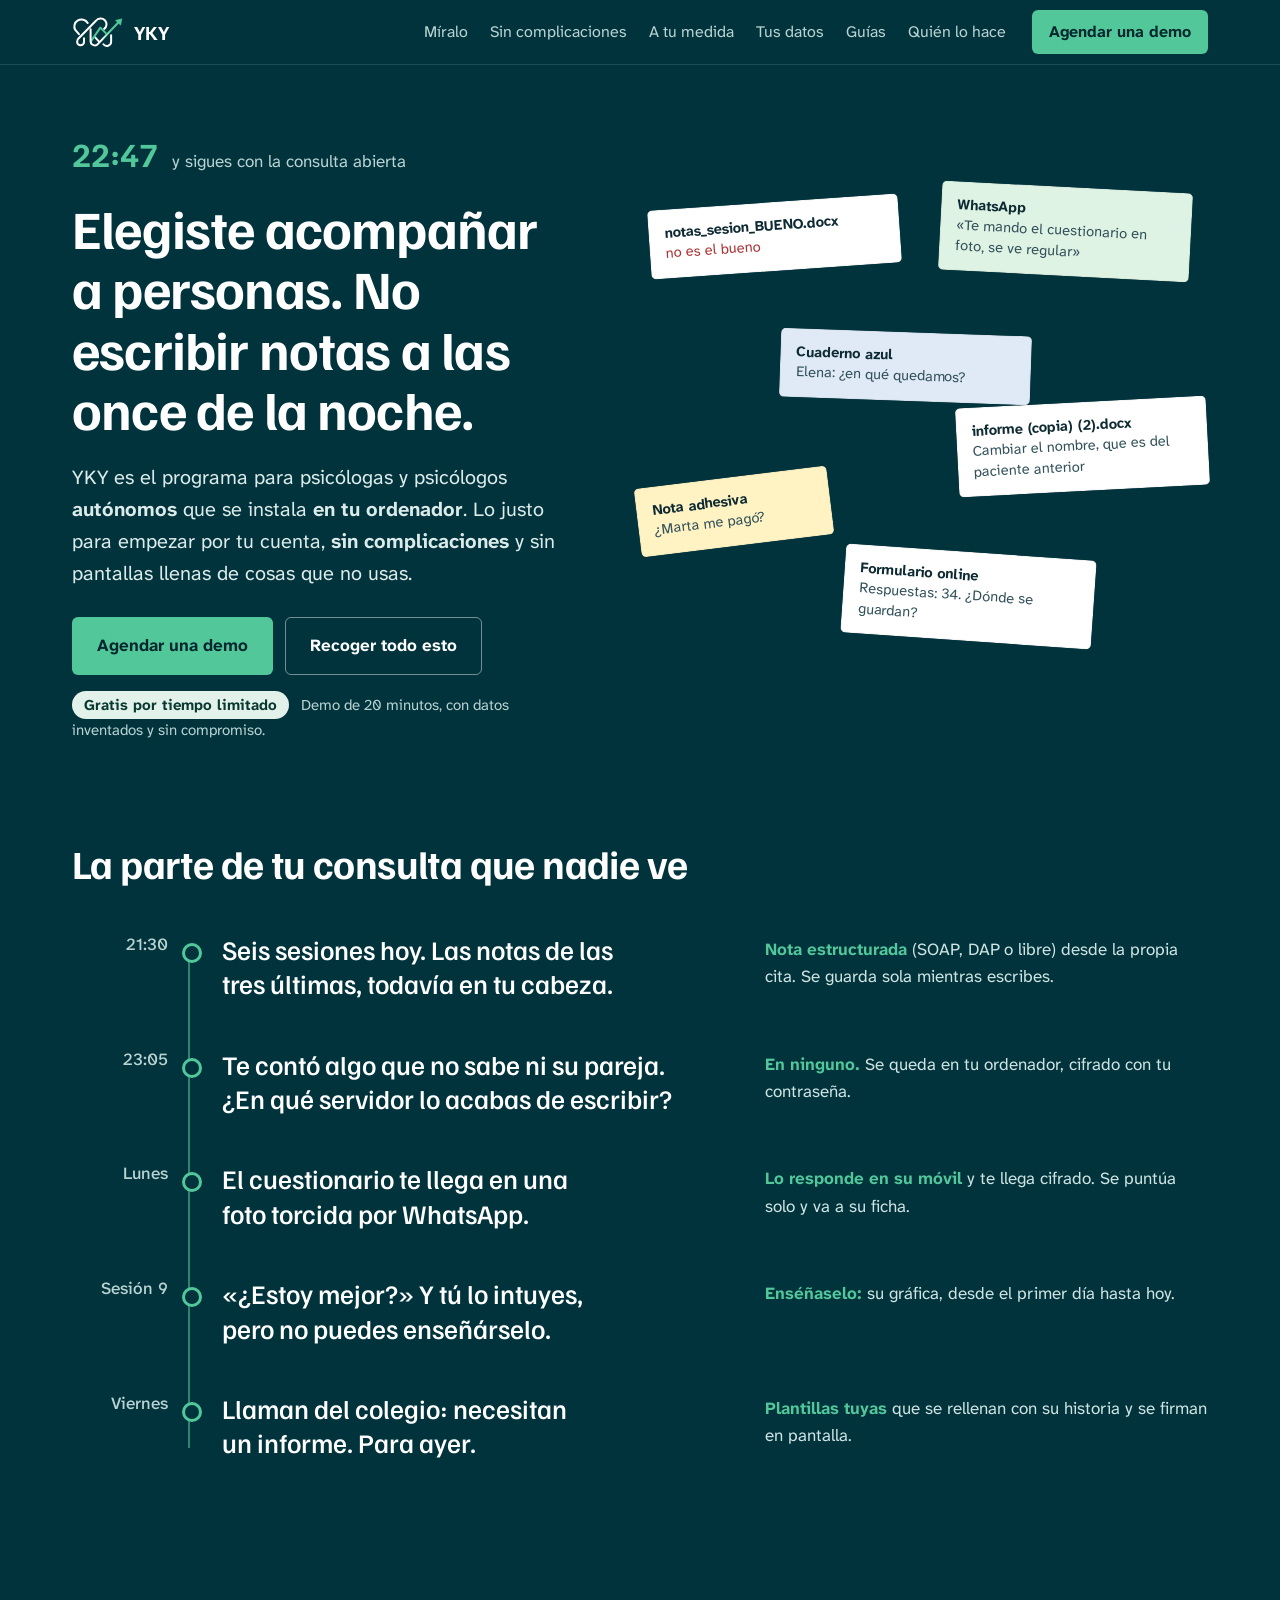
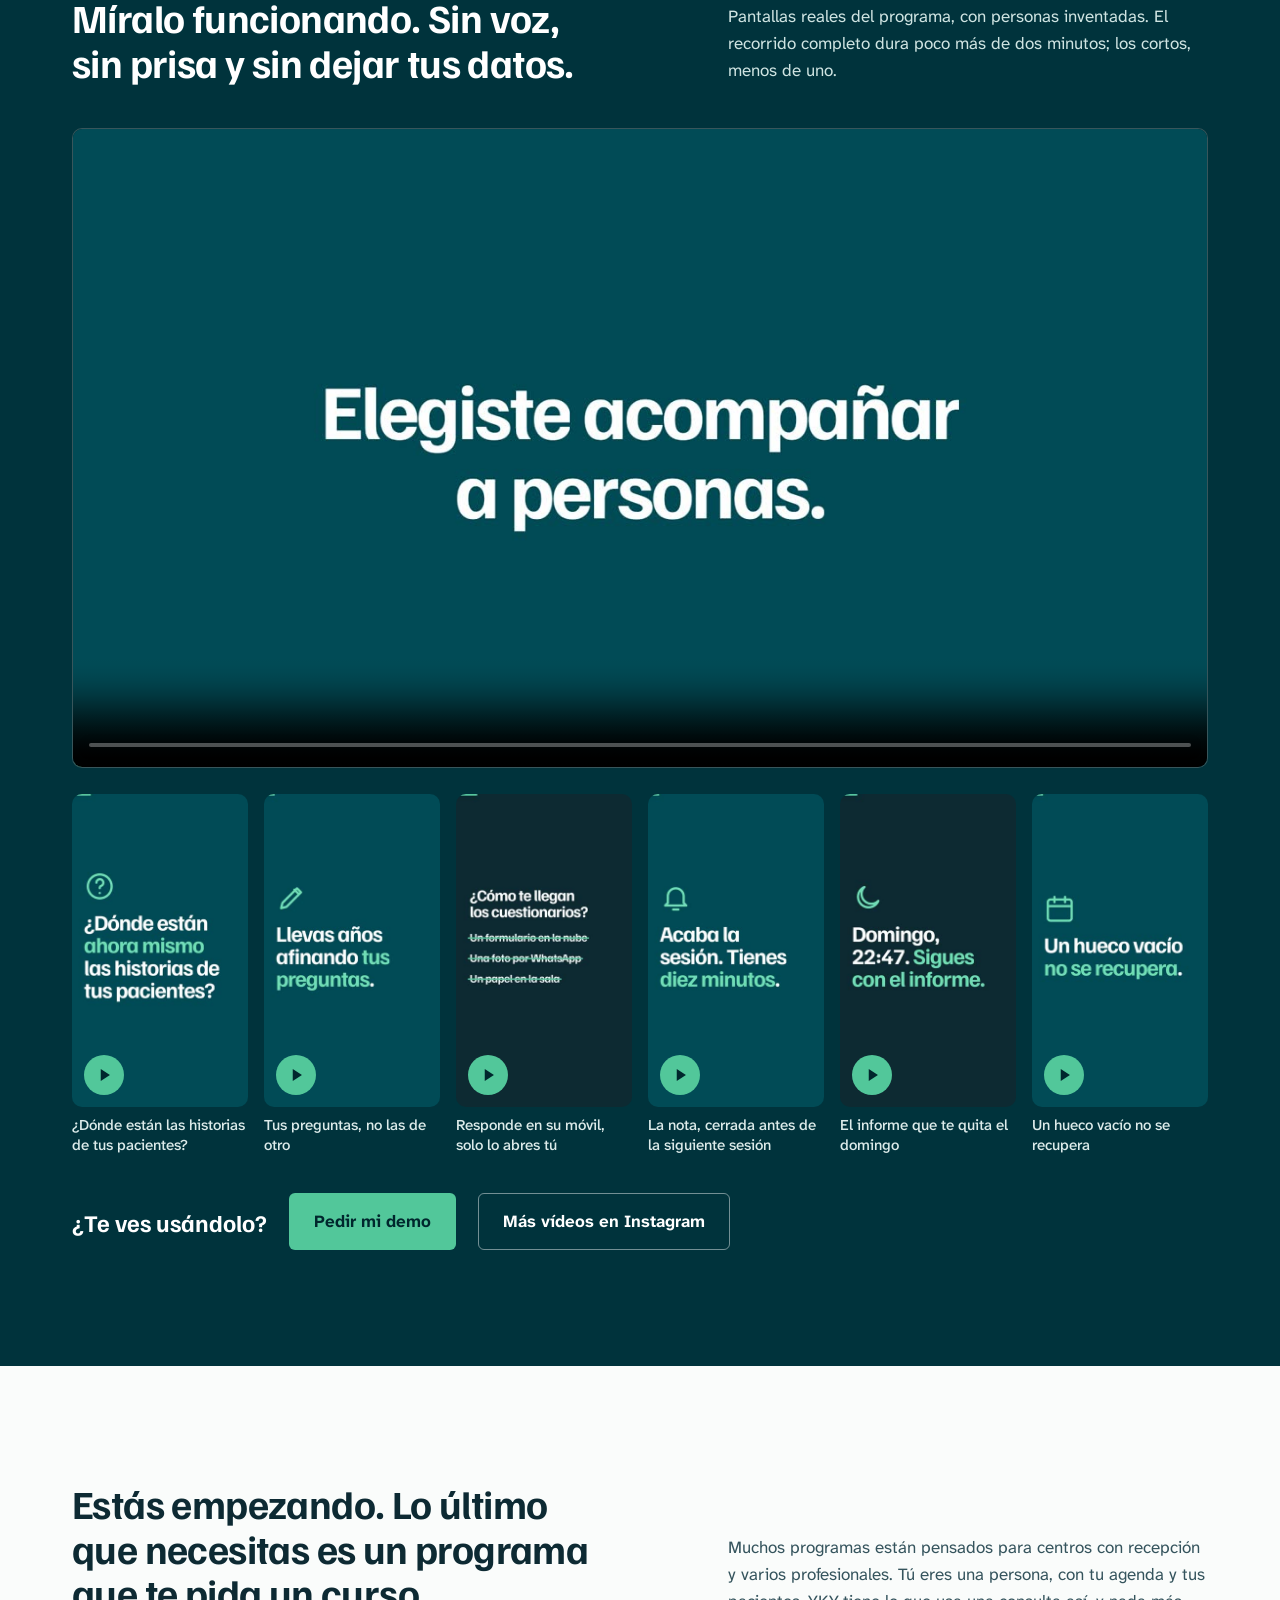
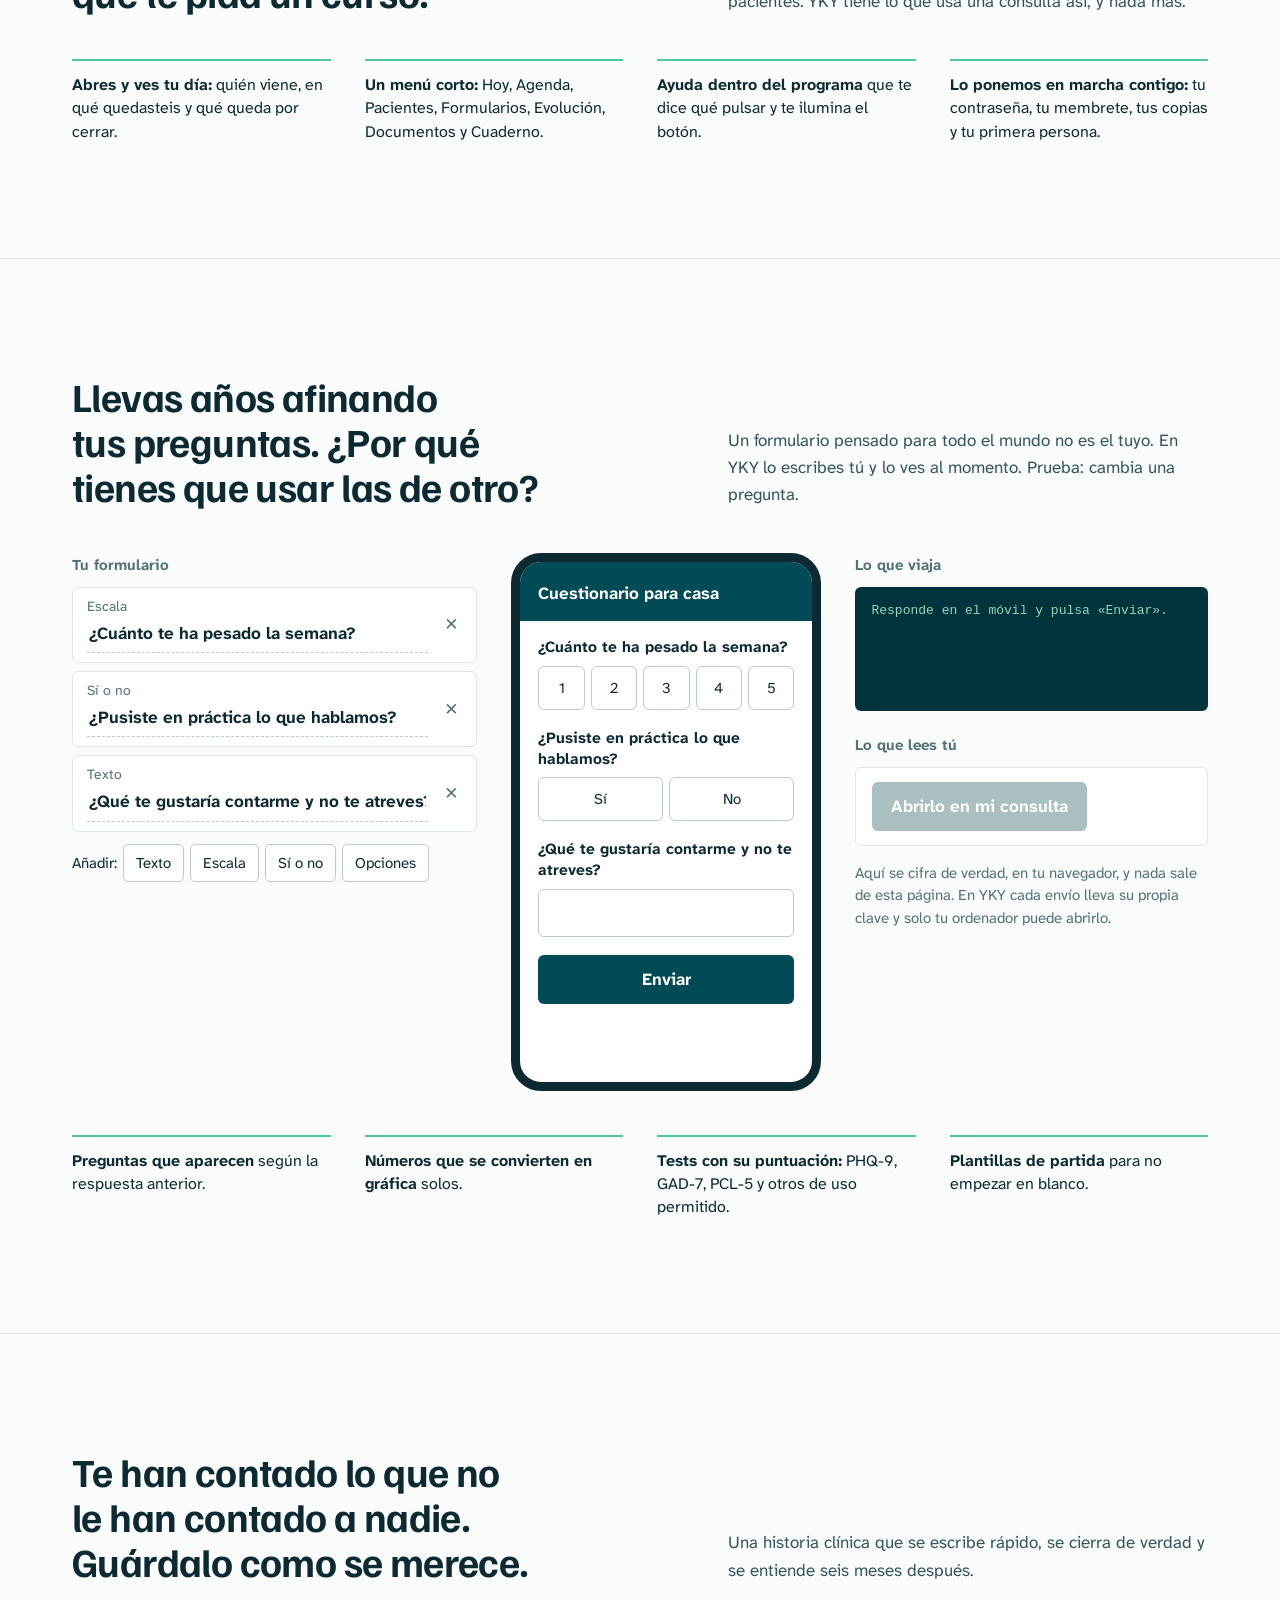
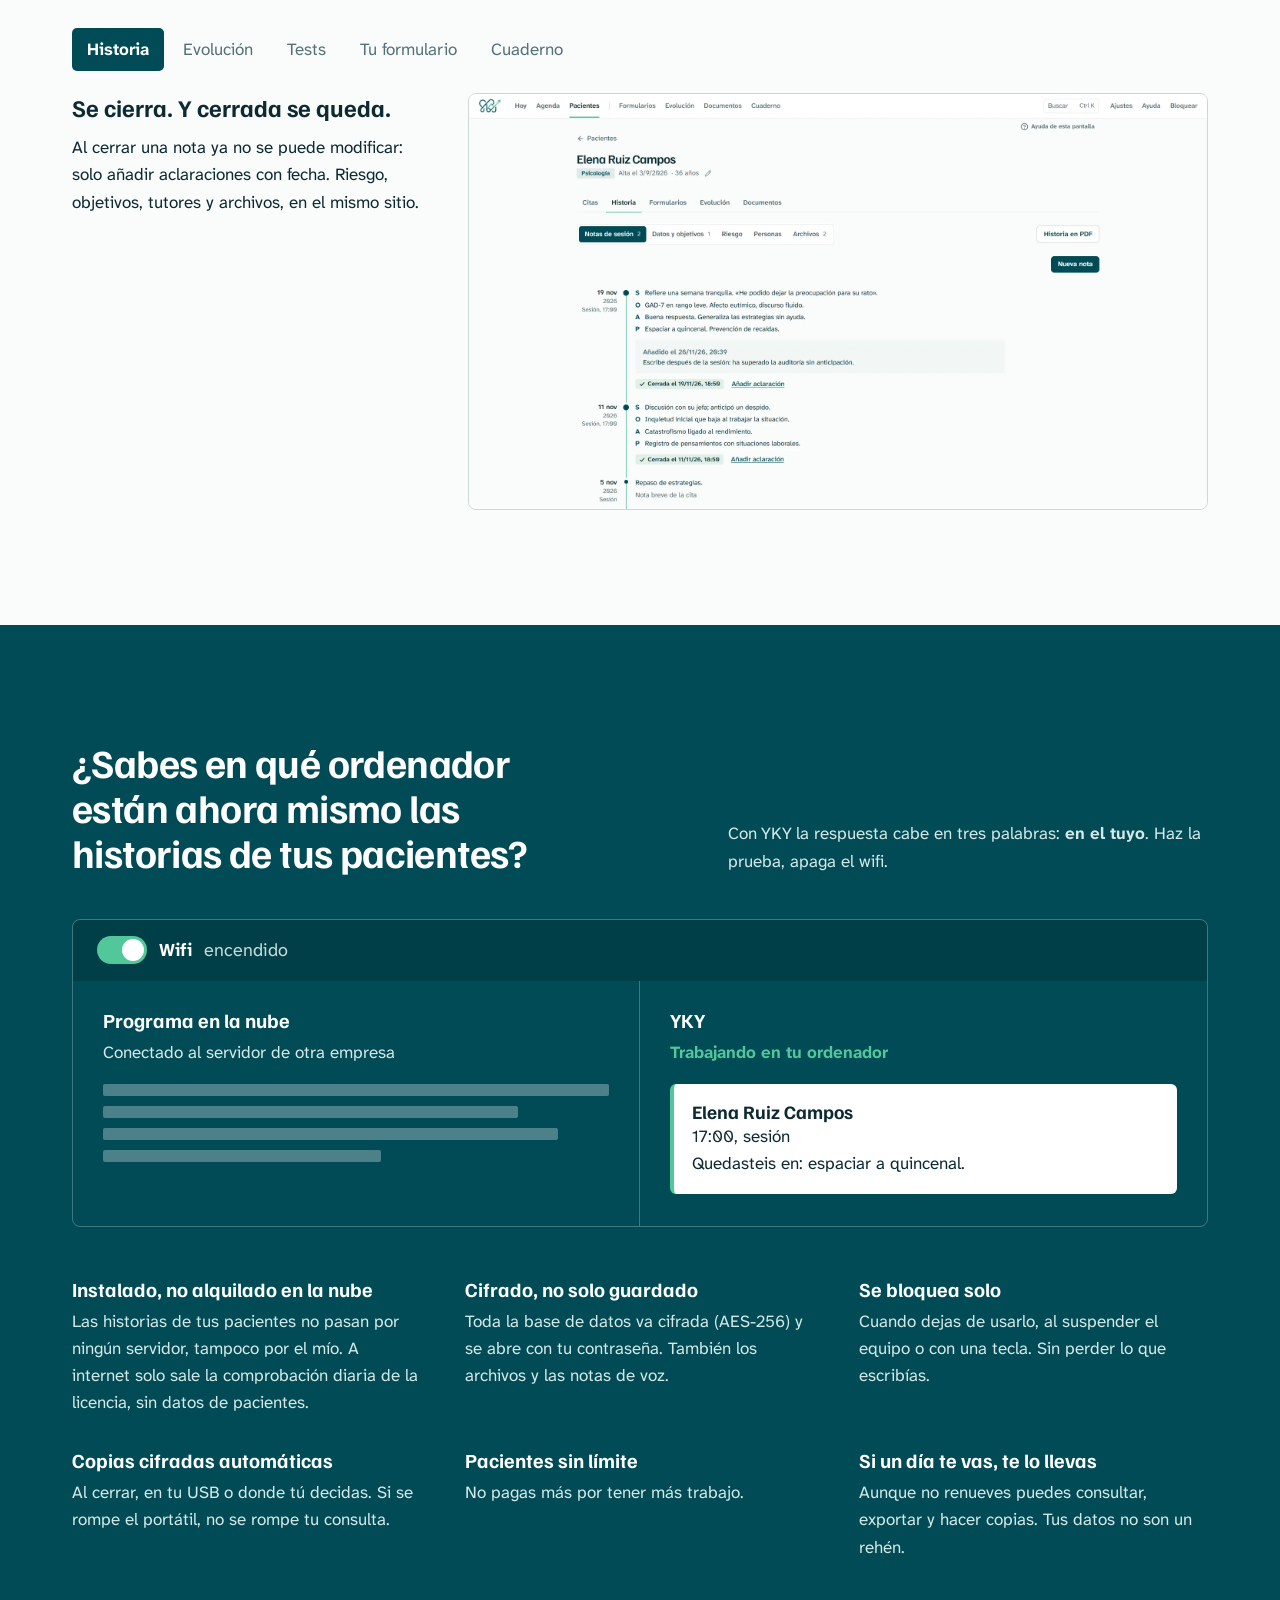
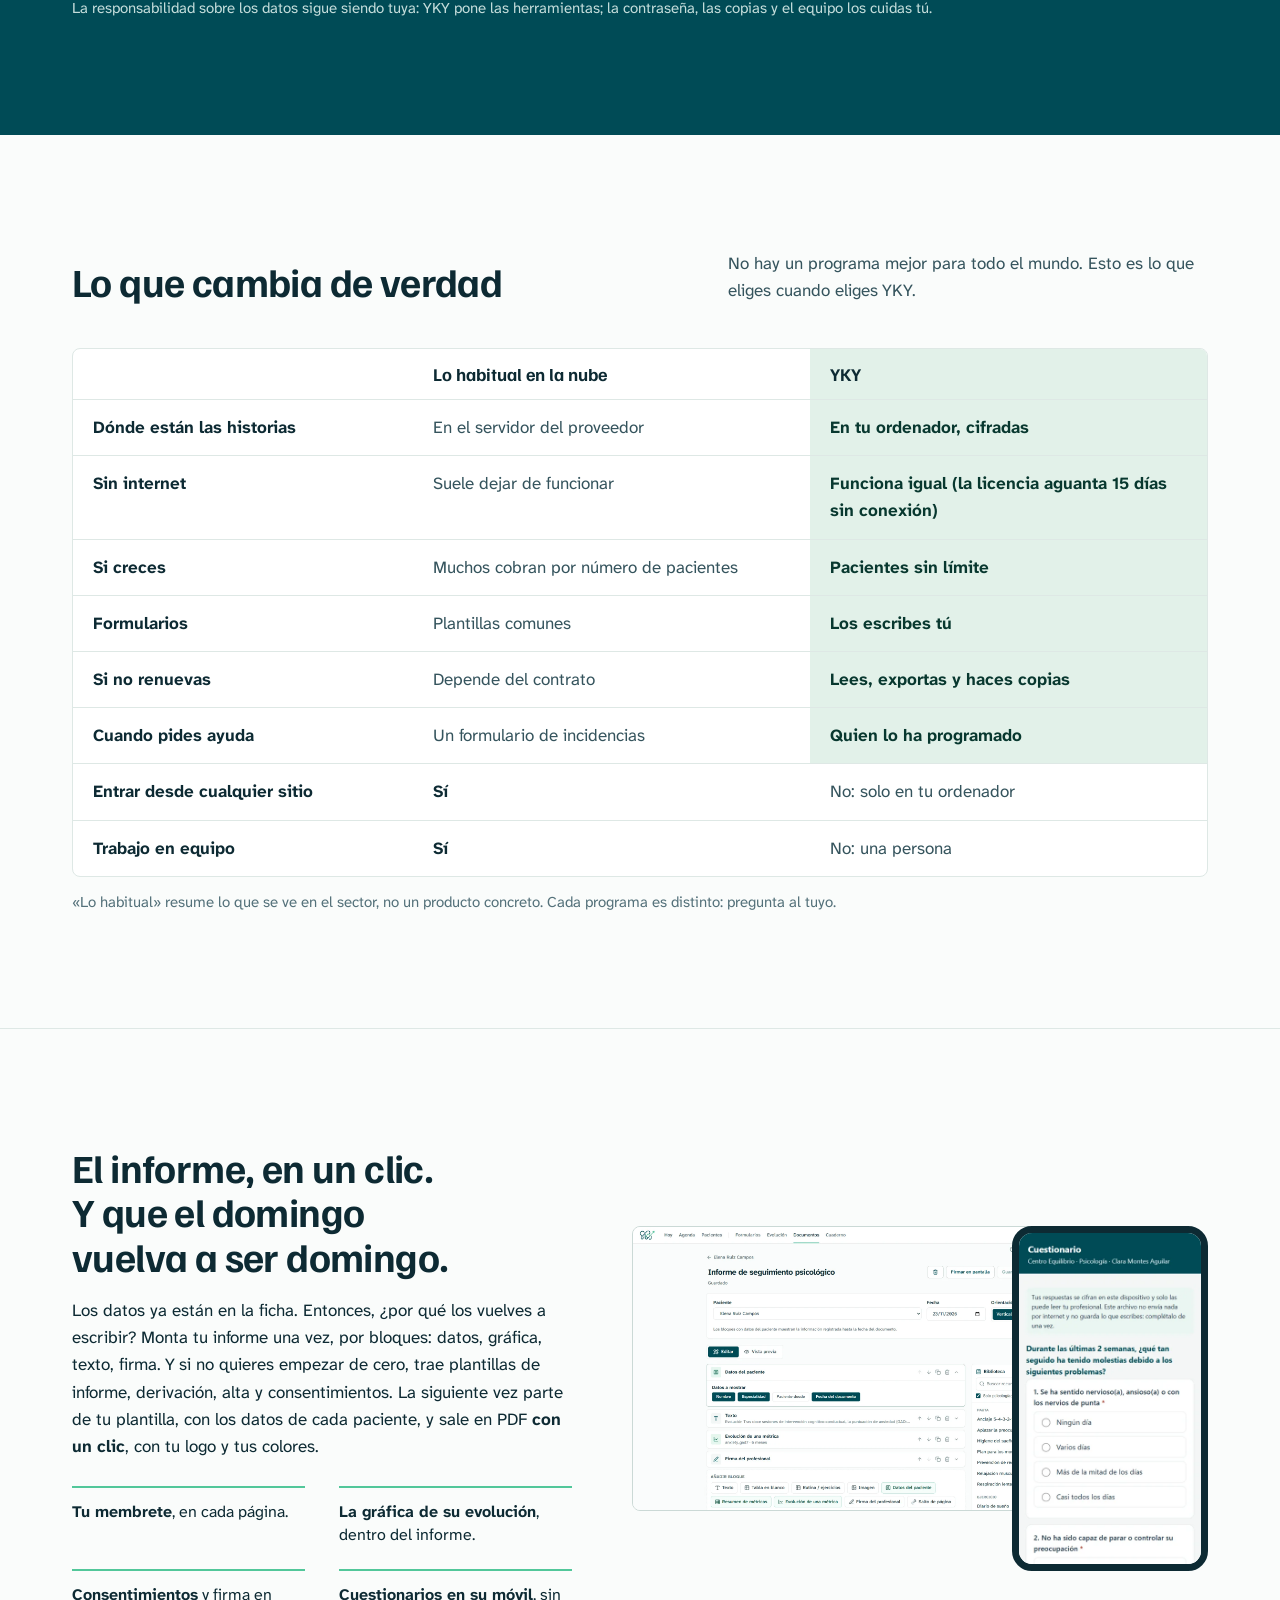
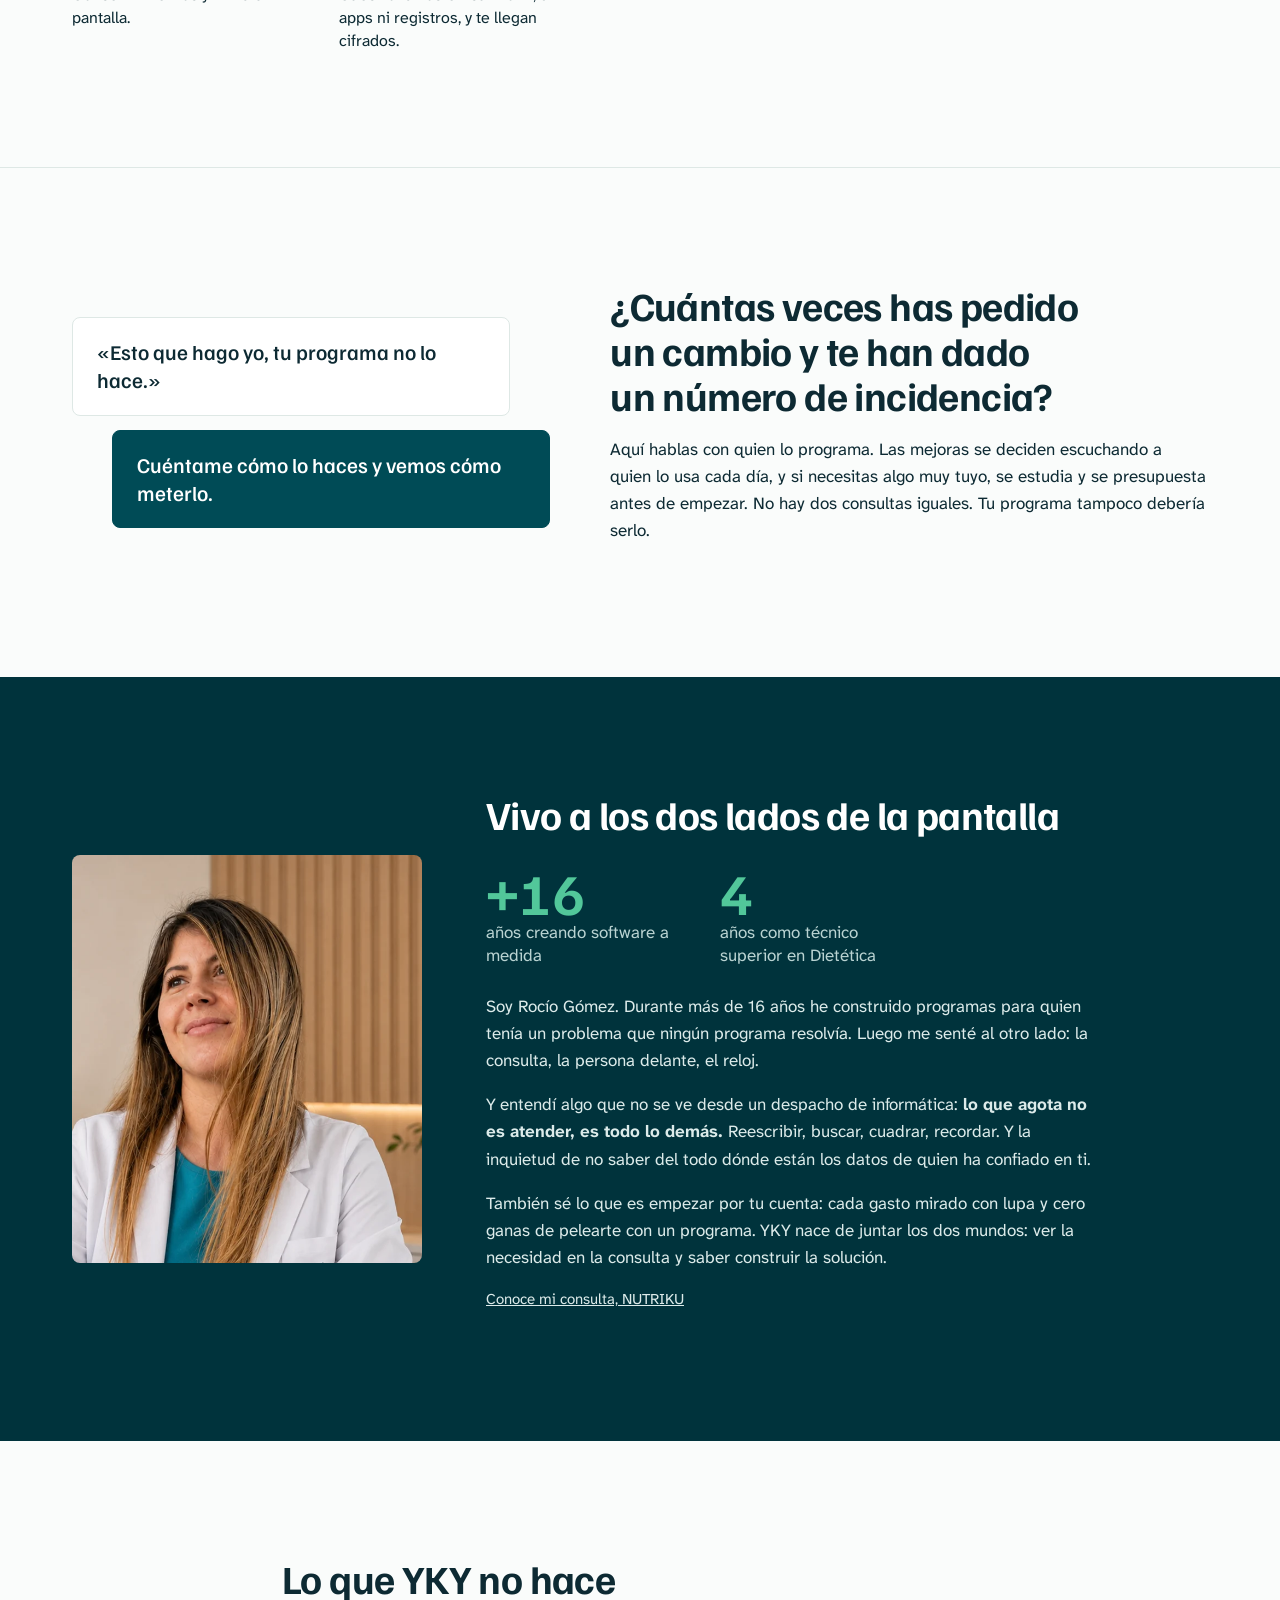
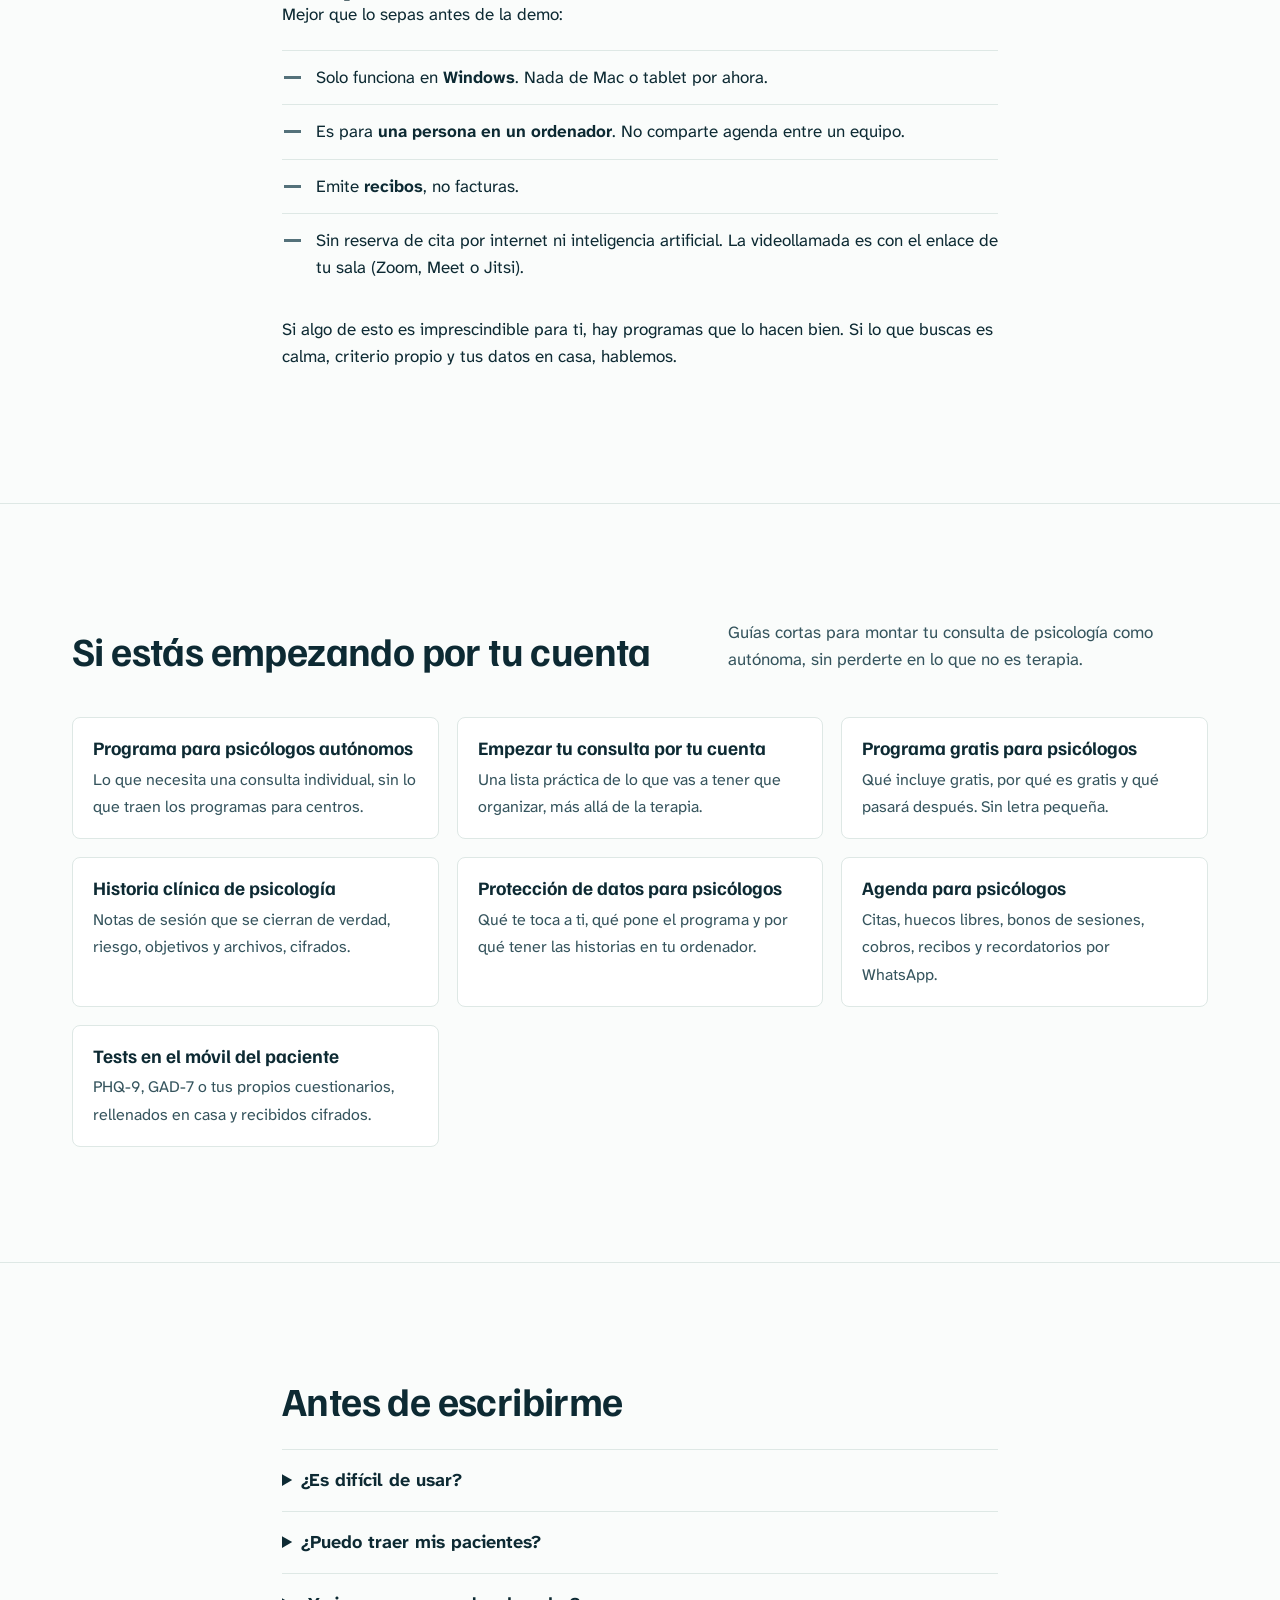
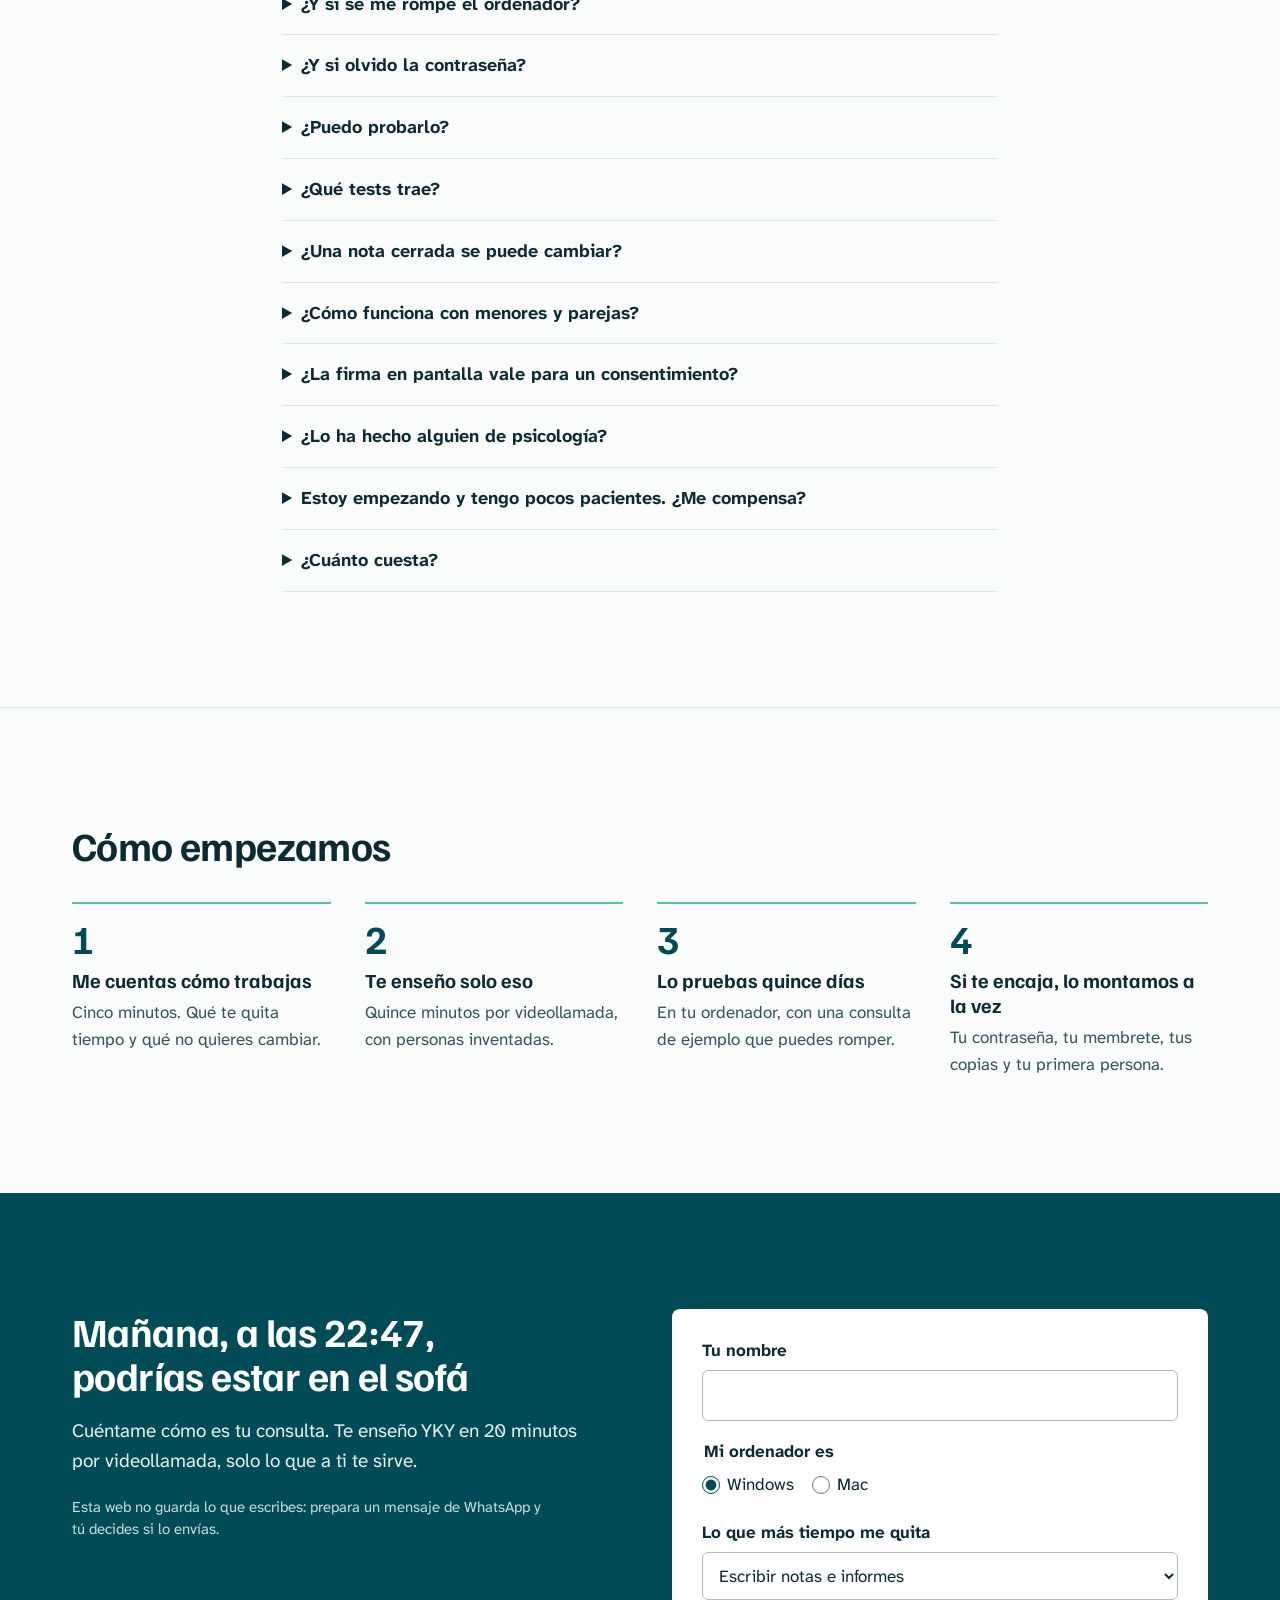
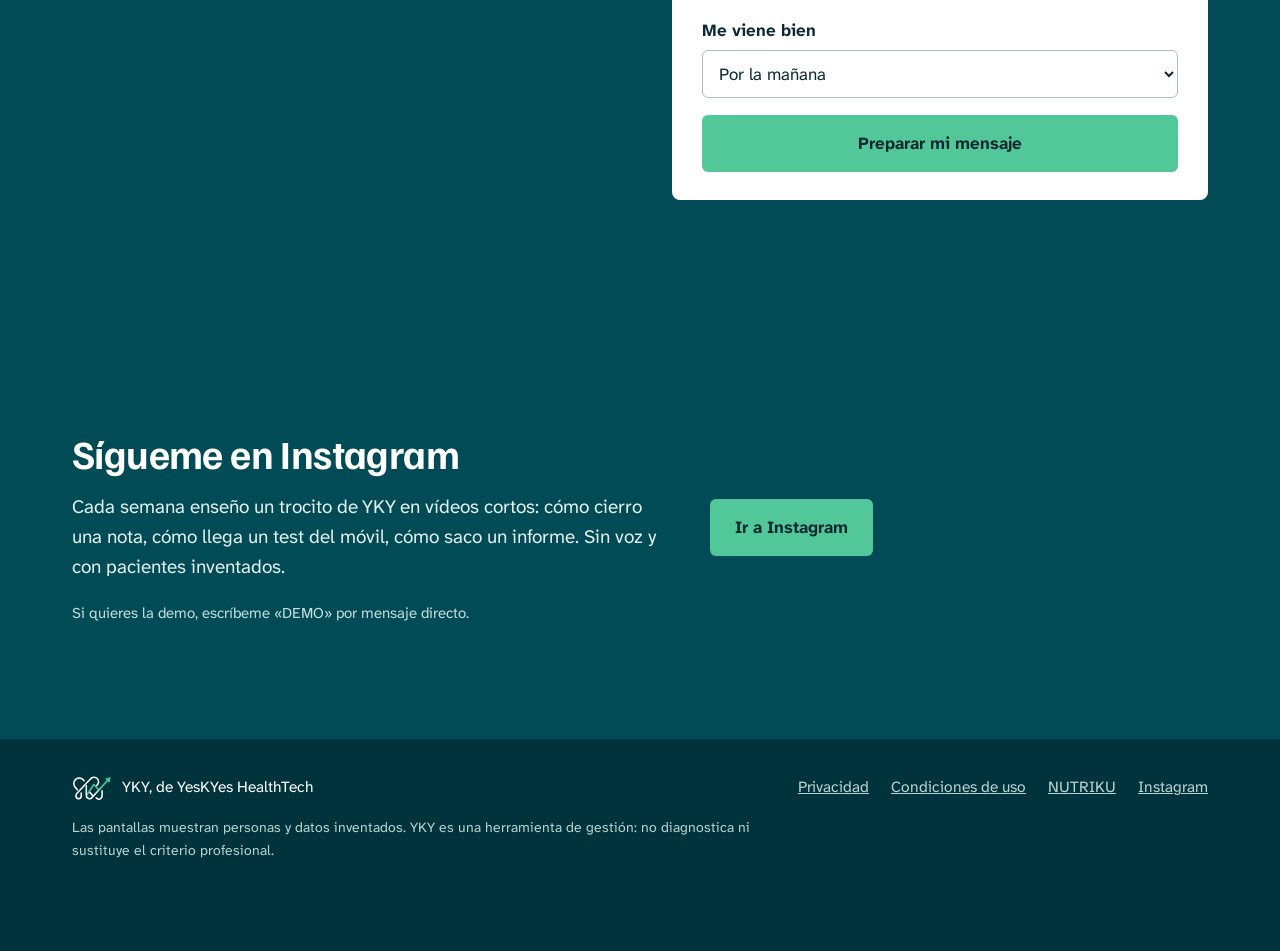
<file: index.html>
<!doctype html>
<html lang="es" data-esp="psicologia">
<head>
<meta charset="utf-8">
<meta name="viewport" content="width=device-width, initial-scale=1, viewport-fit=cover">
<title>Programa para psicólogos autónomos, sencillo y gratis · YKY</title>
<meta name="description" content="Programa para psicólogas y psicólogos autónomos que empiezan su consulta por su cuenta: agenda, historia clínica, tests y cobros en tu ordenador, cifrado y sin nube. Gratis por tiempo limitado.">
<link rel="canonical" href="https://yky.nutriku.com/">
<meta name="theme-color" content="#00333C">
<meta property="og:type" content="website">
<meta property="og:locale" content="es_ES">
<meta property="og:url" content="https://yky.nutriku.com/">
<meta property="og:title" content="Elegiste acompañar a personas. No escribir notas a las once de la noche.">
<meta property="og:description" content="El programa sencillo para psicólogos autónomos: en tu ordenador, cifrado y sin nube. Gratis por tiempo limitado.">
<meta property="og:image" content="https://yky.nutriku.com/img/compartir.png">
<meta property="og:image:width" content="1200"><meta property="og:image:height" content="630">
<meta name="twitter:card" content="summary_large_image">
<link rel="icon" href="img/icono.svg">
<link rel="preload" href="fonts/familjen.woff2" as="font" type="font/woff2" crossorigin>
<link rel="stylesheet" href="estilo.css">
</head>
<body>
<a class="salta" href="#contenido">Ir al contenido</a>

<header class="barra">
  <div class="ancho">
    <a class="marca" href="#inicio" aria-label="YKY, inicio"><img src="img/marca-clara.svg" alt="" width="52" height="31"><span>YKY</span></a>
    <nav aria-label="Secciones"><a href="#videos">Míralo</a><a href="#sencillo">Sin complicaciones</a><a href="#formularios">A tu medida</a><a href="#datos">Tus datos</a><a href="#guias">Guías</a><a href="#quien">Quién lo hace</a></nav>
    <a class="boton menta" href="#demo">Agendar una demo</a>
  </div>
</header>

<main id="contenido">

<section class="noche" id="inicio">
  <div class="ancho inicio">
    <div class="inicio-texto">
      <p class="hora"><time>22:47</time> <span>y sigues con la consulta abierta</span></p>
      <h1>Elegiste acompañar a personas. No escribir notas a las once de la noche.</h1>
      <p class="entrada">YKY es el programa para psicólogas y psicólogos <strong>autónomos</strong> que se instala <strong>en tu ordenador</strong>. Lo justo para empezar por tu cuenta, <strong>sin complicaciones</strong> y sin pantallas llenas de cosas que no usas.</p>
      <div class="acciones"><a class="boton menta grande" href="#demo">Agendar una demo</a><button class="boton linea grande" type="button" id="recoger">Recoger todo esto</button></div>
      <p class="nota"><span class="gratis">Gratis por tiempo limitado</span> Demo de 20 minutos, con datos inventados y sin compromiso.</p>
    </div>
    <div class="mesa-noche" id="mesaNoche">
      <div class="papel p1"><b>notas_sesion_BUENO.docx</b><i>no es el bueno</i></div>
      <div class="papel p2"><b>WhatsApp</b>«Te mando el cuestionario en foto, se ve regular»</div>
      <div class="papel p3"><b>Cuaderno azul</b>Elena: ¿en qué quedamos?</div>
      <div class="papel p4"><b>informe (copia) (2).docx</b>Cambiar el nombre, que es del paciente anterior</div>
      <div class="papel p5"><b>Nota adhesiva</b>¿Marta me pagó?</div>
      <div class="papel p6"><b>Formulario online</b>Respuestas: 34. ¿Dónde se guardan?</div>
      <figure class="ventana"><img src="img/hoy.webp" width="1920" height="1080" alt="Pantalla Hoy de YKY: las citas del día, lo último que contó la paciente, en qué quedasteis y lo que queda por cerrar"></figure>
    </div>
  </div>
</section>

<section class="noche dos" id="problemas">
  <div class="ancho">
    <h2>La parte de tu consulta que nadie ve</h2>
    <ol class="hilo" id="hilo"></ol>
  </div>
</section>

<section class="noche dos" id="videos">
  <div class="ancho">
    <div class="cab"><h2>Míralo funcionando. Sin voz, sin prisa y sin dejar tus datos.</h2>
    <p>Pantallas reales del programa, con personas inventadas. El recorrido completo dura poco más de dos minutos; los cortos, menos de uno.</p></div>
    <figure class="cine"><video id="cine" controls playsinline preload="none" poster="video/completo.jpg" src="video/completo.mp4"></video></figure>
    <div class="cortos" id="cortos"></div>
    <p class="pide"><span>¿Te ves usándolo?</span> <a class="boton menta grande" href="#demo">Pedir mi demo</a> <a class="boton linea grande" href="https://www.instagram.com/rociogomez_nutriku" target="_blank" rel="noopener">Más vídeos en Instagram</a></p>
  </div>
</section>

<section class="dia" id="sencillo">
  <div class="ancho">
    <div class="cab"><h2>Estás empezando. Lo último que necesitas es un programa que te pida un curso.</h2>
    <p>Muchos programas están pensados para centros con recepción y varios profesionales. Tú eres una persona, con tu agenda y tus pacientes. YKY tiene lo que usa una consulta así, y nada más.</p></div>
    <ul class="hechos"><li><strong>Abres y ves tu día:</strong> quién viene, en qué quedasteis y qué queda por cerrar.</li><li><strong>Un menú corto:</strong> Hoy, Agenda, Pacientes, Formularios, Evolución, Documentos y Cuaderno.</li><li><strong>Ayuda dentro del programa</strong> que te dice qué pulsar y te ilumina el botón.</li><li><strong>Lo ponemos en marcha contigo:</strong> tu contraseña, tu membrete, tus copias y tu primera persona.</li></ul>
  </div>
</section>

<section class="dia borde" id="formularios">
  <div class="ancho">
    <div class="cab"><h2>Llevas años afinando tus preguntas. ¿Por qué tienes que usar las de otro?</h2>
    <p>Un formulario pensado para todo el mundo no es el tuyo. En YKY lo escribes tú y lo ves al momento. Prueba: cambia una pregunta.</p></div>
    <div class="taller">
      <div class="editor">
        <p class="rotulo">Tu formulario</p>
        <div id="campos"></div>
        <div class="anadir"><span>Añadir:</span><button type="button" data-tipo="texto">Texto</button><button type="button" data-tipo="escala">Escala</button><button type="button" data-tipo="sino">Sí o no</button><button type="button" data-tipo="opciones">Opciones</button></div>
      </div>
      <div class="movil"><div class="movil-in"><p class="movil-cab">Cuestionario para casa</p><form id="previa"></form></div></div>
      <div class="codigo">
        <p class="rotulo">Lo que viaja</p>
        <pre id="cifrado" aria-live="polite">Responde en el móvil y pulsa «Enviar».</pre>
        <p class="rotulo">Lo que lees tú</p>
        <div id="abierto" class="abierto"></div>
        <p class="nota">Aquí se cifra de verdad, en tu navegador, y nada sale de esta página. En YKY cada envío lleva su propia clave y solo tu ordenador puede abrirlo.</p>
      </div>
    </div>
    <ul class="hechos"><li><strong>Preguntas que aparecen</strong> según la respuesta anterior.</li><li><strong>Números que se convierten en gráfica</strong> solos.</li><li><strong>Tests con su puntuación:</strong> PHQ-9, GAD-7, PCL-5 y otros de uso permitido.</li><li><strong>Plantillas de partida</strong> para no empezar en blanco.</li></ul>
  </div>
</section>

<section class="dia borde solo" id="nutricion" data-para="nutricion" hidden>
  <div class="ancho">
    <div class="cab"><h2>En esa casa se cocina una vez. Tu pauta no puede exigir cuatro cenas.</h2>
    <p>Por buena que sea, si obliga a cocinar aparte, dura dos semanas. YKY hace el menú para quien tienes delante <em>y para quien se sienta a su mesa</em>. Quita y pon comensales.</p></div>
    <div class="mesa">
      <div class="mesa-izq">
        <div class="platos" id="platos" role="tablist" aria-label="Cena"></div>
        <h3 id="platoNombre"></h3>
        <div id="comensales" class="comensales"></div>
      </div>
      <div class="mesa-der"><p class="rotulo">Hay que preparar</p><p class="total" id="total" aria-live="polite"></p><ul id="compra" class="compra"></ul><p class="nota">Raciones calculadas por YKY en la consulta de demostración. La variante cambia solo la proteína.</p></div>
    </div>
    <div class="pestanas" data-grupo="nutri"></div>
  </div>
</section>

<section class="dia borde solo" id="psicologia" data-para="psicologia">
  <div class="ancho">
    <div class="cab"><h2>Te han contado lo que no le han contado a nadie. Guárdalo como se merece.</h2>
    <p>Una historia clínica que se escribe rápido, se cierra de verdad y se entiende seis meses después.</p></div>
    <div class="pestanas" data-grupo="psico"></div>
  </div>
</section>

<section class="sello" id="datos">
  <div class="ancho">
    <div class="cab"><h2>¿Sabes en qué ordenador están ahora mismo las historias de tus pacientes?</h2>
    <p>Con YKY la respuesta cabe en tres palabras: <strong>en el tuyo</strong>. Haz la prueba, apaga el wifi.</p></div>
    <div class="wifi" id="wifi" data-on="1">
      <button type="button" role="switch" aria-checked="true" id="interruptor"><span class="pal"></span><b>Wifi</b> <em>encendido</em></button>
      <div class="lados">
        <div class="lado nube"><h3>Programa en la nube</h3><p class="estado on">Conectado al servidor de otra empresa</p><p class="estado off">Sin conexión. Vuelve a intentarlo más tarde.</p><div class="renglones"><i></i><i></i><i></i><i></i></div></div>
        <div class="lado yky"><h3>YKY</h3><p class="estado siempre">Trabajando en tu ordenador</p><div class="ficha"><b>Elena Ruiz Campos</b><span>17:00, sesión</span><span>Quedasteis en: espaciar a quincenal.</span></div></div>
      </div>
    </div>
    <dl class="garantias">
      <div><dt>Instalado, no alquilado en la nube</dt><dd>Las historias de tus pacientes no pasan por ningún servidor, tampoco por el mío. A internet solo sale la comprobación diaria de la licencia, sin datos de pacientes.</dd></div>
      <div><dt>Cifrado, no solo guardado</dt><dd>Toda la base de datos va cifrada (AES-256) y se abre con tu contraseña. También los archivos y las notas de voz.</dd></div>
      <div><dt>Se bloquea solo</dt><dd>Cuando dejas de usarlo, al suspender el equipo o con una tecla. Sin perder lo que escribías.</dd></div>
      <div><dt>Copias cifradas automáticas</dt><dd>Al cerrar, en tu USB o donde tú decidas. Si se rompe el portátil, no se rompe tu consulta.</dd></div>
      <div><dt>Pacientes sin límite</dt><dd>No pagas más por tener más trabajo.</dd></div>
      <div><dt>Si un día te vas, te lo llevas</dt><dd>Aunque no renueves puedes consultar, exportar y hacer copias. Tus datos no son un rehén.</dd></div>
    </dl>
    <p class="nota">La responsabilidad sobre los datos sigue siendo tuya: YKY pone las herramientas; la contraseña, las copias y el equipo los cuidas tú.</p>
  </div>
</section>

<section class="dia" id="diferencias">
  <div class="ancho">
    <div class="cab"><h2>Lo que cambia de verdad</h2><p>No hay un programa mejor para todo el mundo. Esto es lo que eliges cuando eliges YKY.</p></div>
    <div class="tabla"><table>
      <thead><tr><td></td><th scope="col">Lo habitual en la nube</th><th scope="col" class="si">YKY</th></tr></thead>
      <tbody>
        <tr><th scope="row">Dónde están las historias</th><td>En el servidor del proveedor</td><td class="si">En tu ordenador, cifradas</td></tr>
        <tr><th scope="row">Sin internet</th><td>Suele dejar de funcionar</td><td class="si">Funciona igual (la licencia aguanta 15 días sin conexión)</td></tr>
        <tr><th scope="row">Si creces</th><td>Muchos cobran por número de pacientes</td><td class="si">Pacientes sin límite</td></tr>
        <tr><th scope="row">Formularios</th><td>Plantillas comunes</td><td class="si">Los escribes tú</td></tr>
        <tr><th scope="row">Si no renuevas</th><td>Depende del contrato</td><td class="si">Lees, exportas y haces copias</td></tr>
        <tr><th scope="row">Cuando pides ayuda</th><td>Un formulario de incidencias</td><td class="si">Quien lo ha programado</td></tr>
        <tr><th scope="row">Entrar desde cualquier sitio</th><td class="gana">Sí</td><td>No: solo en tu ordenador</td></tr>
        <tr><th scope="row">Trabajo en equipo</th><td class="gana">Sí</td><td>No: una persona</td></tr>
      </tbody>
    </table></div>
    <p class="nota">«Lo habitual» resume lo que se ve en el sector, no un producto concreto. Cada programa es distinto: pregunta al tuyo.</p>
  </div>
</section>

<section class="dia borde" id="informes">
  <div class="ancho partido">
    <div><h2>El informe, en un clic. Y que el domingo vuelva a ser domingo.</h2>
    <p>Los datos ya están en la ficha. Entonces, ¿por qué los vuelves a escribir? Monta tu informe una vez, por bloques: datos, gráfica, texto, firma. Y si no quieres empezar de cero, trae plantillas de informe, derivación, alta y consentimientos. La siguiente vez parte de tu plantilla, con los datos de cada paciente, y sale en PDF <strong>con un clic</strong>, con tu logo y tus colores.</p>
    <ul class="hechos una"><li><strong>Tu membrete</strong>, en cada página.</li><li><strong>La gráfica de su evolución</strong>, dentro del informe.</li><li><strong>Consentimientos</strong> y firma en pantalla.</li><li><strong>Cuestionarios en su móvil</strong>, sin apps ni registros, y te llegan cifrados.</li></ul></div>
    <div class="doble"><figure class="marco"><img loading="lazy" src="img/documento.webp" width="1920" height="1080" alt="Editor de informes de YKY, con bloques de datos, texto, evolución y firma"></figure><figure class="telefono"><img loading="lazy" src="img/movil.webp" width="400" height="728" alt="Cuestionario GAD-7 abierto en el móvil de una paciente ficticia"></figure></div>
  </div>
</section>

<section class="dia borde" id="mejoras">
  <div class="ancho partido inverso">
    <div class="carta"><p>«Esto que hago yo, tu programa no lo hace.»</p><p class="resp">Cuéntame cómo lo haces y vemos cómo meterlo.</p></div>
    <div><h2>¿Cuántas veces has pedido un cambio y te han dado un número de incidencia?</h2>
    <p>Aquí hablas con quien lo programa. Las mejoras se deciden escuchando a quien lo usa cada día, y si necesitas algo muy tuyo, se estudia y se presupuesta antes de empezar. No hay dos consultas iguales. Tu programa tampoco debería serlo.</p></div>
  </div>
</section>

<section class="noche" id="quien">
  <div class="ancho quien">
    <img loading="lazy" src="img/rocio.webp" width="640" height="747" alt="Rocío Gómez">
    <div>
      <h2>Vivo a los dos lados de la pantalla</h2>
      <p class="cifras"><span><b>+16</b> años creando software a medida</span><span><b>4</b> años como técnico superior en Dietética</span></p>
      <p>Soy Rocío Gómez. Durante más de 16 años he construido programas para quien tenía un problema que ningún programa resolvía. Luego me senté al otro lado: la consulta, la persona delante, el reloj.</p>
      <p>Y entendí algo que no se ve desde un despacho de informática: <strong>lo que agota no es atender, es todo lo demás.</strong> Reescribir, buscar, cuadrar, recordar. Y la inquietud de no saber del todo dónde están los datos de quien ha confiado en ti.</p>
      <p>También sé lo que es empezar por tu cuenta: cada gasto mirado con lupa y cero ganas de pelearte con un programa. YKY nace de juntar los dos mundos: ver la necesidad en la consulta y saber construir la solución.</p>
      <p class="nota"><a href="https://nutriku.com/" target="_blank" rel="noopener">Conoce mi consulta, NUTRIKU</a></p>
    </div>
  </div>
</section>

<section class="dia" id="limites">
  <div class="ancho estrecho">
    <h2>Lo que YKY no hace</h2>
    <p>Mejor que lo sepas antes de la demo:</p>
    <ul class="noes"><li>Solo funciona en <strong>Windows</strong>. Nada de Mac o tablet por ahora.</li><li>Es para <strong>una persona en un ordenador</strong>. No comparte agenda entre un equipo.</li><li>Emite <strong>recibos</strong>, no facturas.</li><li>Sin reserva de cita por internet ni inteligencia artificial. La videollamada es con el enlace de tu sala (Zoom, Meet o Jitsi).</li></ul>
    <p>Si algo de esto es imprescindible para ti, hay programas que lo hacen bien. Si lo que buscas es calma, criterio propio y tus datos en casa, hablemos.</p>
  </div>
</section>

<section class="dia borde" id="guias">
  <div class="ancho">
    <div class="cab"><h2>Si estás empezando por tu cuenta</h2><p>Guías cortas para montar tu consulta de psicología como autónoma, sin perderte en lo que no es terapia.</p></div>
    <!-- guias --><ul class="guias"><li><a href="programa-psicologos-autonomos/"><b>Programa para psicólogos autónomos</b><span>Lo que necesita una consulta individual, sin lo que traen los programas para centros.</span></a></li><li><a href="empezar-consulta-psicologia/"><b>Empezar tu consulta por tu cuenta</b><span>Una lista práctica de lo que vas a tener que organizar, más allá de la terapia.</span></a></li><li><a href="programa-gratis-psicologos/"><b>Programa gratis para psicólogos</b><span>Qué incluye gratis, por qué es gratis y qué pasará después. Sin letra pequeña.</span></a></li><li><a href="historia-clinica-psicologia/"><b>Historia clínica de psicología</b><span>Notas de sesión que se cierran de verdad, riesgo, objetivos y archivos, cifrados.</span></a></li><li><a href="proteccion-datos-psicologos/"><b>Protección de datos para psicólogos</b><span>Qué te toca a ti, qué pone el programa y por qué tener las historias en tu ordenador.</span></a></li><li><a href="agenda-psicologos/"><b>Agenda para psicólogos</b><span>Citas, huecos libres, bonos de sesiones, cobros, recibos y recordatorios por WhatsApp.</span></a></li><li><a href="tests-psicologicos-paciente/"><b>Tests en el móvil del paciente</b><span>PHQ-9, GAD-7 o tus propios cuestionarios, rellenados en casa y recibidos cifrados.</span></a></li></ul><!-- /guias -->
  </div>
</section>

<section class="dia borde" id="preguntas">
  <div class="ancho estrecho">
    <h2>Antes de escribirme</h2>
    <details><summary>¿Es difícil de usar?</summary><p>Trae dentro una ayuda que responde a tus preguntas y te ilumina el botón que toca. Y la puesta en marcha la hacemos a la vez.</p></details>
    <details><summary>¿Puedo traer mis pacientes?</summary><p>Sí, desde Excel u otro programa que exporte a CSV.</p></details>
    <details><summary>¿Y si se me rompe el ordenador?</summary><p>Instalas YKY en otro, te activo la licencia, restauras tu copia y sigues. Por eso las copias se hacen solas al cerrar.</p></details>
    <details><summary>¿Y si olvido la contraseña?</summary><p>Al crearla recibes una clave de recuperación para imprimir y guardar. No hay puerta trasera: yo tampoco puedo entrar.</p></details>
    <details><summary>¿Puedo probarlo?</summary><p>Sí. Incluye una consulta de ejemplo con pacientes inventados que puedes tocar sin miedo durante 15 días.</p></details>
    <details class="solo" data-para="psicologia"><summary>¿Qué tests trae?</summary><p>PHQ-9, GAD-7, PCL-5, PC-PTSD-5 y la escala de Rosenberg, con su puntuación. Solo los que tienen permiso de uso. Puedes crear los tuyos, con subescalas, ítems inversos y avisos.</p></details>
    <details class="solo" data-para="psicologia"><summary>¿Una nota cerrada se puede cambiar?</summary><p>No. Al cerrarla queda fija y después solo se añaden aclaraciones con su fecha.</p></details>
    <details class="solo" data-para="psicologia"><summary>¿Cómo funciona con menores y parejas?</summary><p>Cada ficha guarda a sus tutores, su pareja u otros profesionales, con sus consentimientos. Si es menor y falta registrar el de un tutor, te avisa. El aviso es orientativo: el criterio es tuyo.</p></details>
    <details class="solo" data-para="psicologia"><summary>¿La firma en pantalla vale para un consentimiento?</summary><p>Es una firma electrónica simple: guarda el trazo, la fecha y una huella del documento. Los textos incluidos son orientativos; revísalos con tu colegio o asesoría.</p></details>
    <details class="solo" data-para="psicologia"><summary>¿Lo ha hecho alguien de psicología?</summary><p>No. Lo programo yo, técnico superior en Dietética y con más de 16 años de software a medida. La parte de psicología la quiero afinar con quien la ejerce: si ves algo que no encaja, me ayuda saberlo.</p></details>
    <details><summary>Estoy empezando y tengo pocos pacientes. ¿Me compensa?</summary><p>Está pensado para eso: lo montas una vez y crece contigo, sin pagar más por tener más pacientes. Y si un día lo dejas, tus datos siguen siendo tuyos.</p></details>
    <details><summary>¿Cuánto cuesta?</summary><p>Ahora mismo <strong>es gratuito</strong>, por tiempo limitado, mientras lo lanzamos. Si algún día pasa a ser de pago, te aviso con al menos 30 días y decides tú; si no sigues, tus datos siguen siendo tuyos y puedes exportarlos.</p></details>
  </div>
</section>

<section class="dia borde" id="pasos">
  <div class="ancho">
    <h2>Cómo empezamos</h2>
    <ol class="pasos"><li><b>Me cuentas cómo trabajas</b><span>Cinco minutos. Qué te quita tiempo y qué no quieres cambiar.</span></li><li><b>Te enseño solo eso</b><span>Quince minutos por videollamada, con personas inventadas.</span></li><li><b>Lo pruebas quince días</b><span>En tu ordenador, con una consulta de ejemplo que puedes romper.</span></li><li><b>Si te encaja, lo montamos a la vez</b><span>Tu contraseña, tu membrete, tus copias y tu primera persona.</span></li></ol>
  </div>
</section>

<section class="sello" id="demo">
  <div class="ancho demo">
    <div><h2>Mañana, a las 22:47, podrías estar en el sofá</h2><p>Cuéntame cómo es tu consulta. Te enseño YKY en 20 minutos por videollamada, solo lo que a ti te sirve.</p><p class="nota">Esta web no guarda lo que escribes: prepara un mensaje de WhatsApp y tú decides si lo envías.</p></div>
    <form id="formDemo" novalidate>
      <label>Tu nombre<input name="nombre" autocomplete="given-name" required></label>
      <input type="hidden" name="esp" value="psicología">
      <fieldset><legend>Mi ordenador es</legend><label class="op"><input type="radio" name="so" value="Windows" checked>Windows</label><label class="op"><input type="radio" name="so" value="Mac">Mac</label></fieldset>
      <p class="aviso" id="avisoMac" hidden>Hoy YKY no funciona en Mac. Si me escribes, te aviso cuando lo haga.</p>
      <label>Lo que más tiempo me quita<select name="dolor"><option>Escribir notas e informes</option><option>Tests y cuestionarios</option><option>La agenda y los cobros</option><option>Tenerlo todo repartido</option><option>La protección de los datos</option><option>Elegir programa para empezar</option></select></label>
      <label>Me viene bien<select name="cuando"><option>Por la mañana</option><option>A mediodía</option><option>Por la tarde</option></select></label>
      <p class="error" id="errorDemo" role="alert" hidden>Escribe tu nombre para poder saludarte.</p>
      <button class="boton menta grande" type="submit">Preparar mi mensaje</button>
    </form>
  </div>
</section>

<section class="sello" id="instagram">
  <div class="ancho insta">
    <div><h2>Sígueme en Instagram</h2><p>Cada semana enseño un trocito de YKY en vídeos cortos: cómo cierro una nota, cómo llega un test del móvil, cómo saco un informe. Sin voz y con pacientes inventados.</p><p class="nota">Si quieres la demo, escríbeme «DEMO» por mensaje directo.</p></div>
    <div class="acciones"><a class="boton menta grande" href="https://www.instagram.com/rociogomez_nutriku" target="_blank" rel="noopener">Ir a Instagram</a></div>
  </div>
</section>
</main>

<footer><div class="ancho"><span><img src="img/marca-clara.svg" alt="" width="40" height="24"> YKY, de YesKYes HealthTech</span><nav aria-label="Legal"><a href="privacidad.html">Privacidad</a><a href="condiciones.html">Condiciones de uso</a><a href="https://nutriku.com/" target="_blank" rel="noopener">NUTRIKU</a><a href="https://www.instagram.com/rociogomez_nutriku" target="_blank" rel="noopener">Instagram</a></nav><small>Las pantallas muestran personas y datos inventados. YKY es una herramienta de gestión: no diagnostica ni sustituye el criterio profesional.</small></div></footer>
<a class="boton menta fijo" href="#demo">Agendar una demo</a>
<script type="application/ld+json">{"@context":"https://schema.org","@type":"SoftwareApplication","name":"YKY","url":"https://yky.nutriku.com/","image":"https://yky.nutriku.com/img/compartir.png","applicationCategory":"BusinessApplication","applicationSubCategory":"Programa de gestión para consultas de psicología","operatingSystem":"Windows","inLanguage":"es-ES","description":"Programa de escritorio para psicólogas y psicólogos autónomos con consulta individual: agenda, cobros y bonos, historia clínica, tests, cuestionarios para casa, evolución e informes, con los datos cifrados en el ordenador de quien lo usa.","audience":{"@type":"Audience","audienceType":"Psicólogas y psicólogos autónomos"},"offers":{"@type":"Offer","price":"0","priceCurrency":"EUR","description":"Gratis por tiempo limitado"},"author":{"@type":"Person","name":"Rocío Gómez","jobTitle":"Técnico superior en Dietética y desarrolladora de software","sameAs":["https://www.instagram.com/rociogomez_nutriku","https://nutriku.com/"]}}</script>
<script src="web.js"></script>
</body>
</html>
</file>
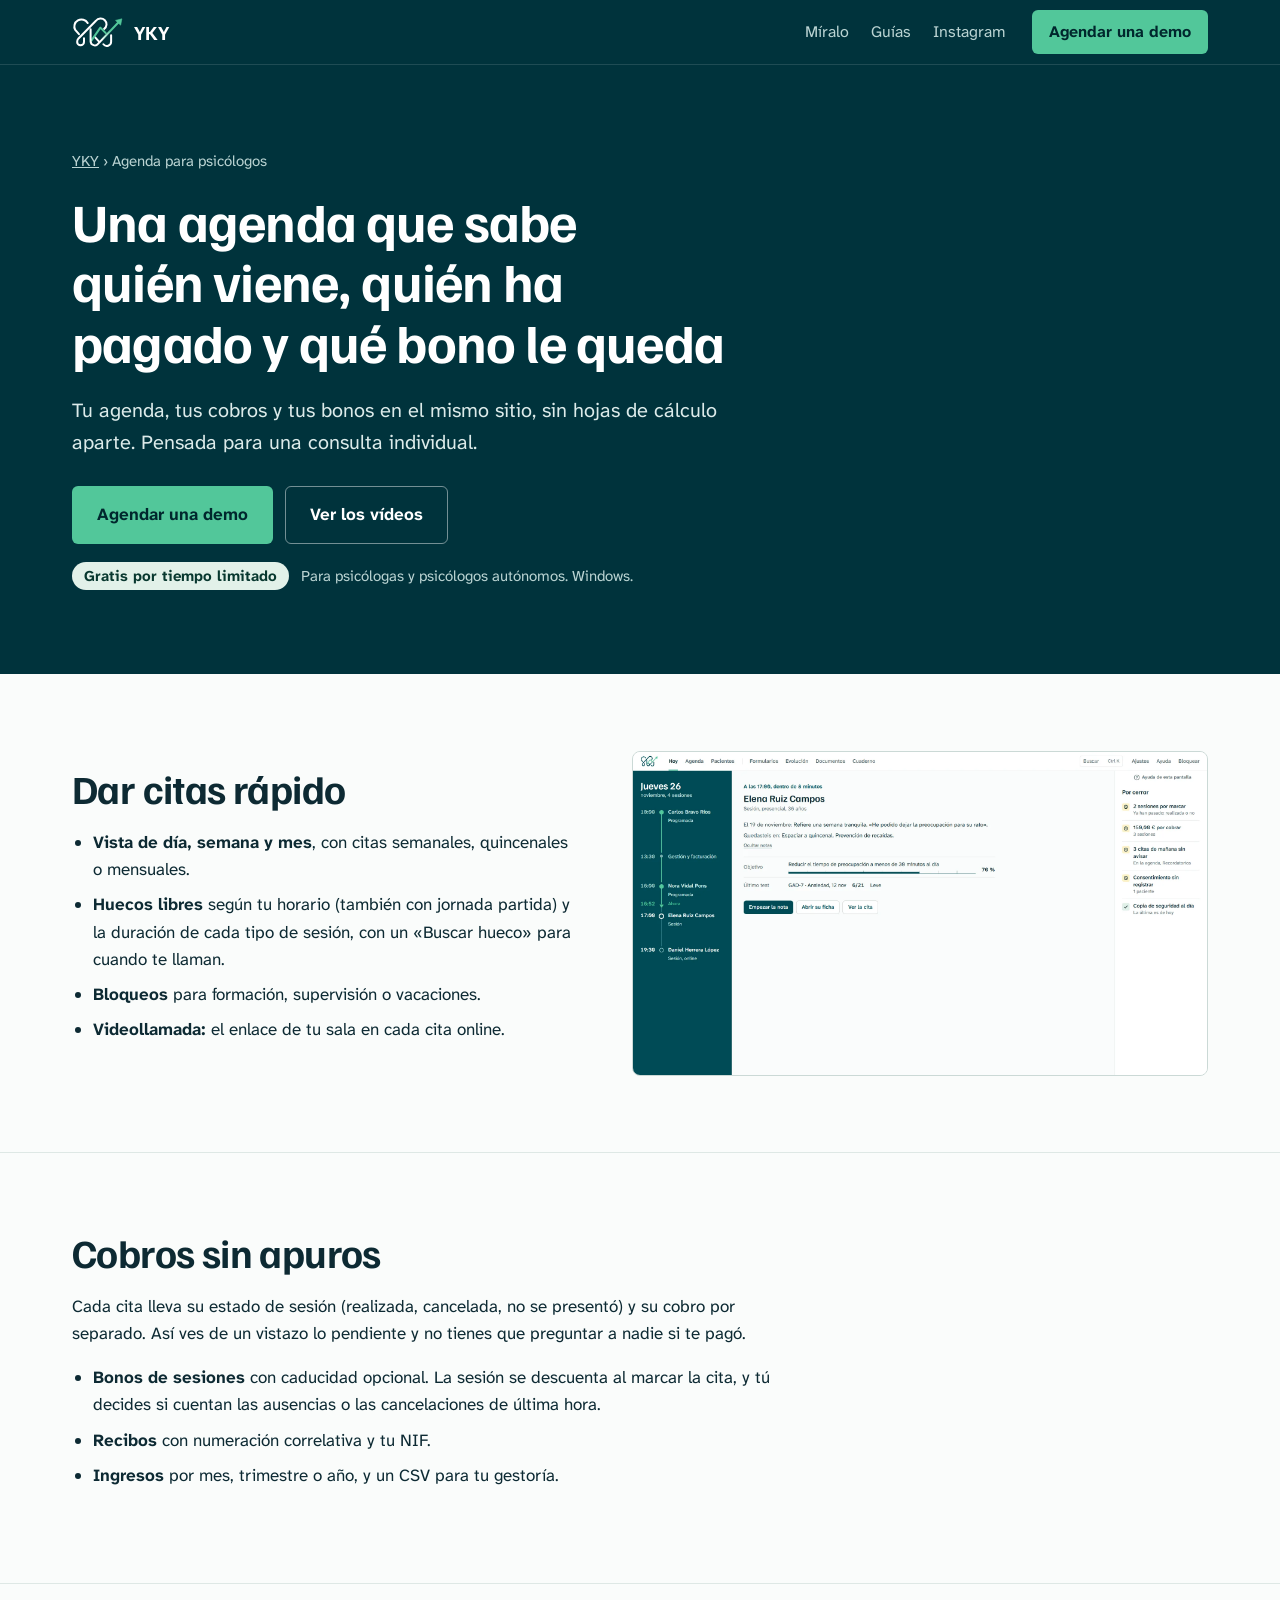
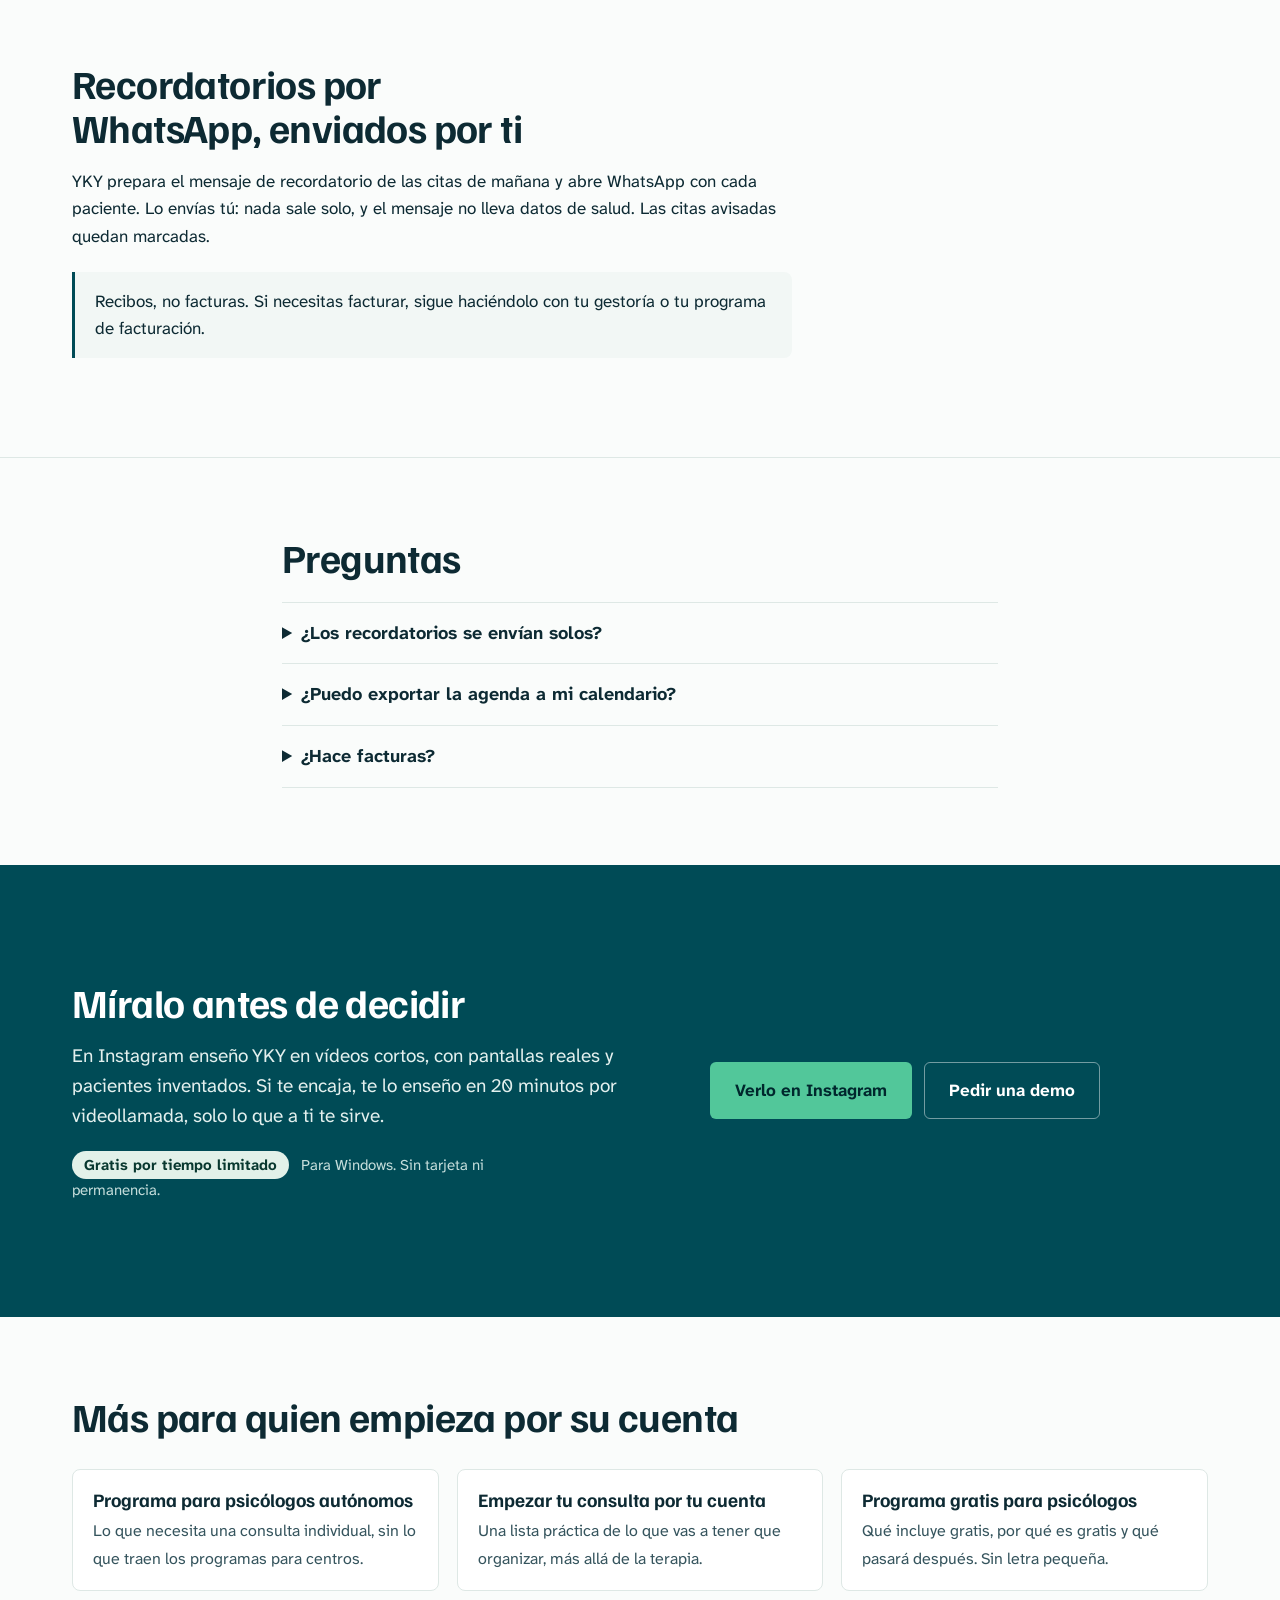
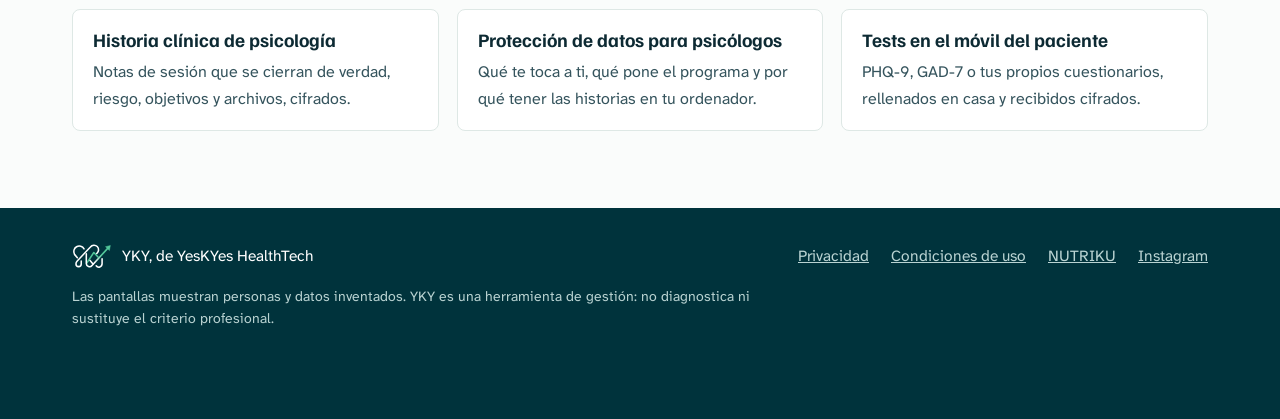
<file: agenda-psicologos/index.html>
<!doctype html>
<html lang="es">
<head>
<meta charset="utf-8">
<meta name="viewport" content="width=device-width, initial-scale=1, viewport-fit=cover">
<title>Agenda para psicólogos autónomos: citas, bonos, cobros y recibos · YKY</title>
<meta name="description" content="Agenda para psicólogas y psicólogos autónomos: citas semanales o quincenales, huecos libres, bonos de sesiones, pendientes de cobro, recibos, ingresos y recordatorios por WhatsApp.">
<link rel="canonical" href="https://yky.nutriku.com/agenda-psicologos/">
<meta name="theme-color" content="#00333C">
<meta property="og:type" content="article">
<meta property="og:locale" content="es_ES">
<meta property="og:url" content="https://yky.nutriku.com/agenda-psicologos/">
<meta property="og:title" content="Una agenda que sabe quién viene, quién ha pagado y qué bono le queda">
<meta property="og:description" content="Agenda para psicólogas y psicólogos autónomos: citas semanales o quincenales, huecos libres, bonos de sesiones, pendientes de cobro, recibos, ingresos y recordatorios por WhatsApp.">
<meta property="og:image" content="https://yky.nutriku.com/img/compartir.png">
<meta property="og:image:width" content="1200"><meta property="og:image:height" content="630">
<meta name="twitter:card" content="summary_large_image">
<link rel="icon" href="../img/icono.svg">
<link rel="preload" href="../fonts/familjen.woff2" as="font" type="font/woff2" crossorigin>
<link rel="stylesheet" href="../estilo.css">
<script type="application/ld+json">[{"@context":"https://schema.org","@type":"WebPage","name":"Una agenda que sabe quién viene, quién ha pagado y qué bono le queda","description":"Agenda para psicólogas y psicólogos autónomos: citas semanales o quincenales, huecos libres, bonos de sesiones, pendientes de cobro, recibos, ingresos y recordatorios por WhatsApp.","url":"https://yky.nutriku.com/agenda-psicologos/","inLanguage":"es-ES","dateModified":"2026-11-28","author":{"@type":"Person","name":"Rocío Gómez"},"about":{"@type":"SoftwareApplication","name":"YKY","applicationCategory":"BusinessApplication","operatingSystem":"Windows","offers":{"@type":"Offer","price":"0","priceCurrency":"EUR"}}},{"@context":"https://schema.org","@type":"BreadcrumbList","itemListElement":[{"@type":"ListItem","position":1,"name":"YKY","item":"https://yky.nutriku.com/"},{"@type":"ListItem","position":2,"name":"Agenda para psicólogos","item":"https://yky.nutriku.com/agenda-psicologos/"}]},{"@context":"https://schema.org","@type":"FAQPage","mainEntity":[{"@type":"Question","name":"¿Los recordatorios se envían solos?","acceptedAnswer":{"@type":"Answer","text":"No. YKY abre WhatsApp con el mensaje preparado y tú lo envías. Así no hace falta conectar ninguna cuenta."}},{"@type":"Question","name":"¿Puedo exportar la agenda a mi calendario?","acceptedAnswer":{"@type":"Answer","text":"Sí, en un archivo .ics que por defecto lleva solo las iniciales y ninguna nota."}},{"@type":"Question","name":"¿Hace facturas?","acceptedAnswer":{"@type":"Answer","text":"No. Emite recibos de pago con numeración propia, que no son facturas."}}]}]</script>
</head>
<body class="guia">
<a class="salta" href="#contenido">Ir al contenido</a>
<header class="barra">
  <div class="ancho">
    <a class="marca" href="../" aria-label="YKY, inicio"><img src="../img/marca-clara.svg" alt="" width="52" height="31"><span>YKY</span></a>
    <nav aria-label="Secciones"><a href="../#videos">Míralo</a><a href="../#guias">Guías</a><a href="https://www.instagram.com/rociogomez_nutriku" target="_blank" rel="noopener">Instagram</a></nav>
    <a class="boton menta" href="../#demo">Agendar una demo</a>
  </div>
</header>
<main id="contenido">
<section class="noche cabecera">
  <div class="ancho">
    <p class="migas"><a href="../">YKY</a> › Agenda para psicólogos</p>
    <h1>Una agenda que sabe quién viene, quién ha pagado y qué bono le queda</h1>
    <p class="entrada">Tu agenda, tus cobros y tus bonos en el mismo sitio, sin hojas de cálculo aparte. Pensada para una consulta individual.</p>
    <div class="acciones"><a class="boton menta grande" href="../#demo">Agendar una demo</a><a class="boton linea grande" href="../#videos">Ver los vídeos</a></div>
    <p class="nota"><span class="gratis">Gratis por tiempo limitado</span> Para psicólogas y psicólogos autónomos. Windows.</p>
  </div>
</section>
<section class="dia"><div class="ancho partido"><div class="texto"><h2>Dar citas rápido</h2><ul><li><strong>Vista de día, semana y mes</strong>, con citas semanales, quincenales o mensuales.</li><li><strong>Huecos libres</strong> según tu horario (también con jornada partida) y la duración de cada tipo de sesión, con un «Buscar hueco» para cuando te llaman.</li><li><strong>Bloqueos</strong> para formación, supervisión o vacaciones.</li><li><strong>Videollamada:</strong> el enlace de tu sala en cada cita online.</li></ul></div><figure class="marco"><img loading="lazy" src="../img/hoy.webp" width="1920" height="1080" alt="Pantalla Hoy de YKY con las citas del día y lo pendiente de cobrar"></figure></div></section>
<section class="dia borde"><div class="ancho"><div class="texto"><h2>Cobros sin apuros</h2><p>Cada cita lleva su estado de sesión (realizada, cancelada, no se presentó) y su cobro por separado. Así ves de un vistazo lo pendiente y no tienes que preguntar a nadie si te pagó.</p>
<ul><li><strong>Bonos de sesiones</strong> con caducidad opcional. La sesión se descuenta al marcar la cita, y tú decides si cuentan las ausencias o las cancelaciones de última hora.</li><li><strong>Recibos</strong> con numeración correlativa y tu NIF.</li><li><strong>Ingresos</strong> por mes, trimestre o año, y un CSV para tu gestoría.</li></ul></div></div></section>
<section class="dia borde"><div class="ancho"><div class="texto"><h2>Recordatorios por WhatsApp, enviados por ti</h2><p>YKY prepara el mensaje de recordatorio de las citas de mañana y abre WhatsApp con cada paciente. Lo envías tú: nada sale solo, y el mensaje no lleva datos de salud. Las citas avisadas quedan marcadas.</p>
<div class="aparte"><p>Recibos, no facturas. Si necesitas facturar, sigue haciéndolo con tu gestoría o tu programa de facturación.</p></div></div></div></section>
<section class="dia borde">
  <div class="ancho estrecho"><h2>Preguntas</h2><div style="margin-top:22px"><details><summary>¿Los recordatorios se envían solos?</summary><p>No. YKY abre WhatsApp con el mensaje preparado y tú lo envías. Así no hace falta conectar ninguna cuenta.</p></details><details><summary>¿Puedo exportar la agenda a mi calendario?</summary><p>Sí, en un archivo .ics que por defecto lleva solo las iniciales y ninguna nota.</p></details><details><summary>¿Hace facturas?</summary><p>No. Emite recibos de pago con numeración propia, que no son facturas.</p></details></div></div>
</section>
<section class="sello" id="instagram">
  <div class="ancho insta">
    <div><h2>Míralo antes de decidir</h2><p>En Instagram enseño YKY en vídeos cortos, con pantallas reales y pacientes inventados. Si te encaja, te lo enseño en 20 minutos por videollamada, solo lo que a ti te sirve.</p><p class="nota"><span class="gratis">Gratis por tiempo limitado</span> Para Windows. Sin tarjeta ni permanencia.</p></div>
    <div class="acciones"><a class="boton menta grande" href="https://www.instagram.com/rociogomez_nutriku" target="_blank" rel="noopener">Verlo en Instagram</a><a class="boton linea grande" href="../#demo">Pedir una demo</a></div>
  </div>
</section>
<section class="dia">
  <div class="ancho"><h2>Más para quien empieza por su cuenta</h2><ul class="guias"><li><a href="../programa-psicologos-autonomos/"><b>Programa para psicólogos autónomos</b><span>Lo que necesita una consulta individual, sin lo que traen los programas para centros.</span></a></li><li><a href="../empezar-consulta-psicologia/"><b>Empezar tu consulta por tu cuenta</b><span>Una lista práctica de lo que vas a tener que organizar, más allá de la terapia.</span></a></li><li><a href="../programa-gratis-psicologos/"><b>Programa gratis para psicólogos</b><span>Qué incluye gratis, por qué es gratis y qué pasará después. Sin letra pequeña.</span></a></li><li><a href="../historia-clinica-psicologia/"><b>Historia clínica de psicología</b><span>Notas de sesión que se cierran de verdad, riesgo, objetivos y archivos, cifrados.</span></a></li><li><a href="../proteccion-datos-psicologos/"><b>Protección de datos para psicólogos</b><span>Qué te toca a ti, qué pone el programa y por qué tener las historias en tu ordenador.</span></a></li><li><a href="../tests-psicologicos-paciente/"><b>Tests en el móvil del paciente</b><span>PHQ-9, GAD-7 o tus propios cuestionarios, rellenados en casa y recibidos cifrados.</span></a></li></ul></div>
</section>
</main>
<footer><div class="ancho"><span><img src="../img/marca-clara.svg" alt="" width="40" height="24"> YKY, de YesKYes HealthTech</span><nav aria-label="Legal"><a href="../privacidad.html">Privacidad</a><a href="../condiciones.html">Condiciones de uso</a><a href="https://nutriku.com/" target="_blank" rel="noopener">NUTRIKU</a><a href="https://www.instagram.com/rociogomez_nutriku" target="_blank" rel="noopener">Instagram</a></nav><small>Las pantallas muestran personas y datos inventados. YKY es una herramienta de gestión: no diagnostica ni sustituye el criterio profesional.</small></div></footer>
</body>
</html>
</file>
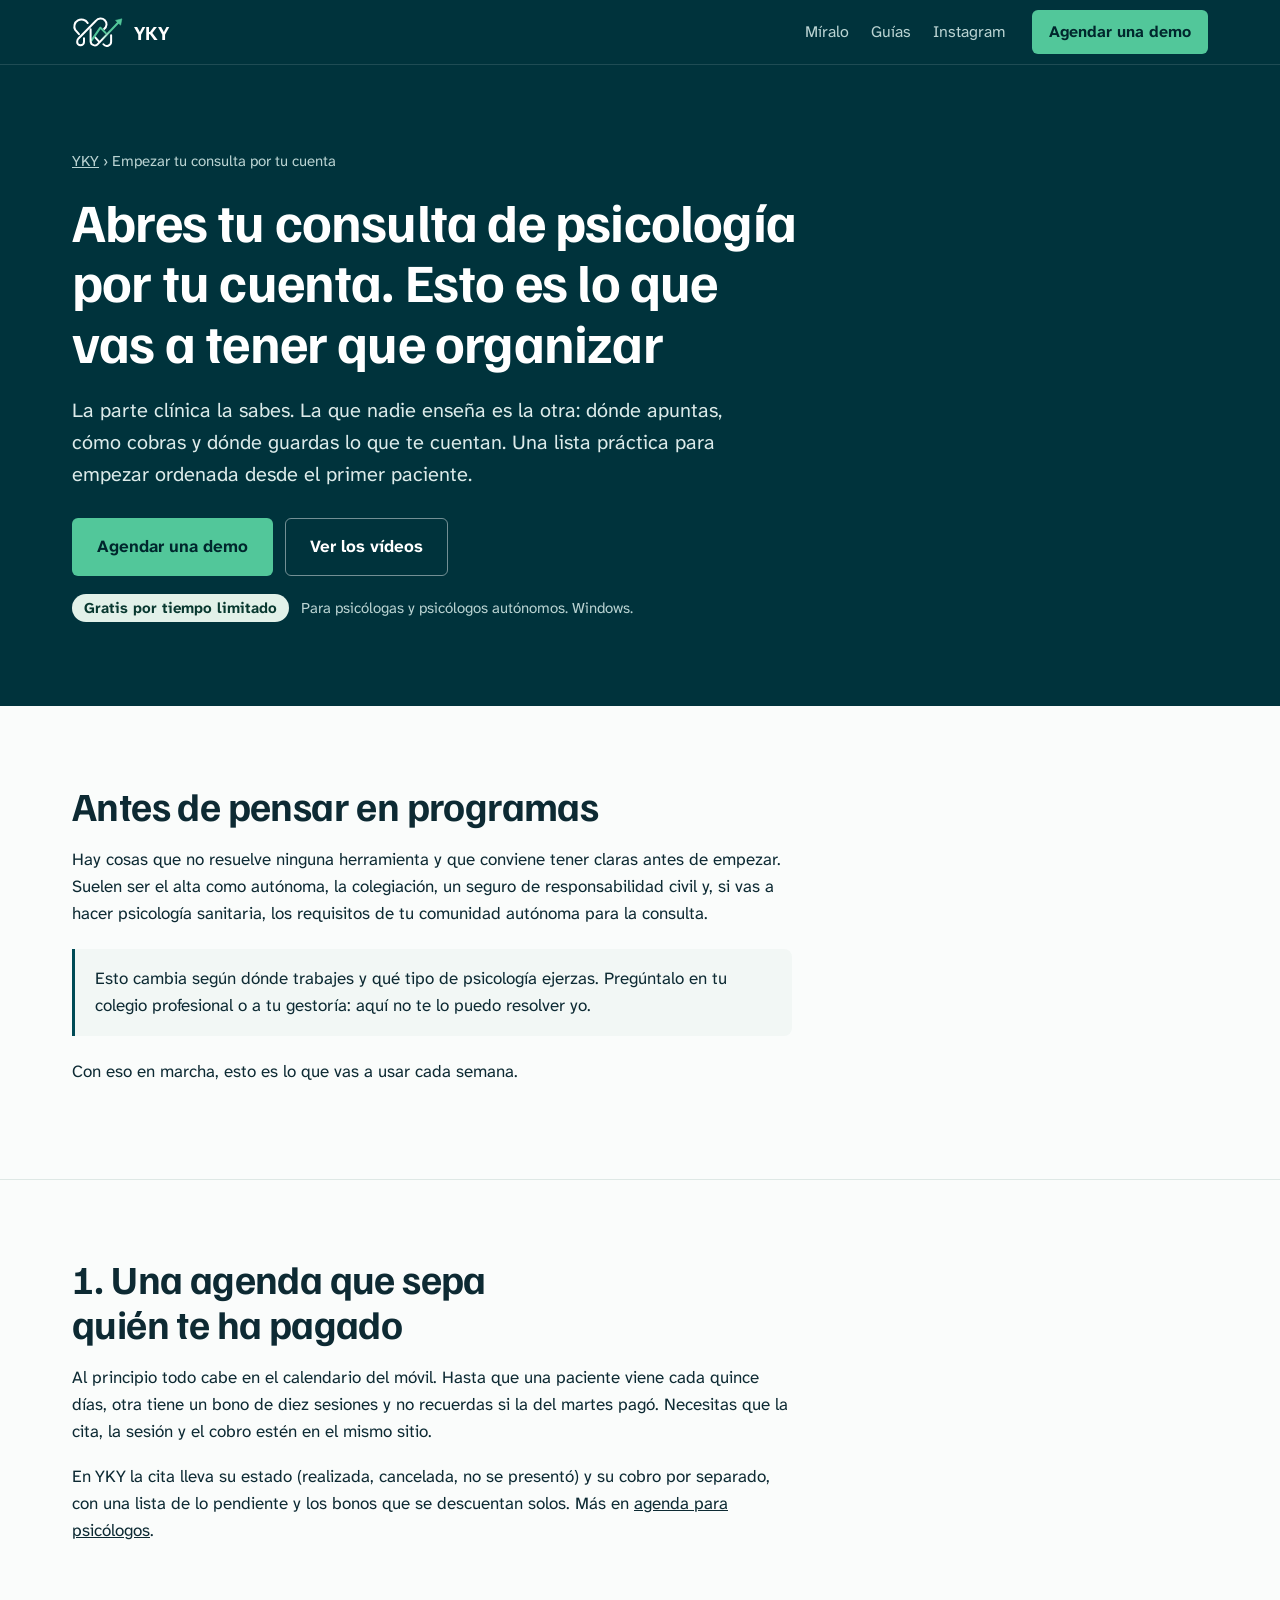
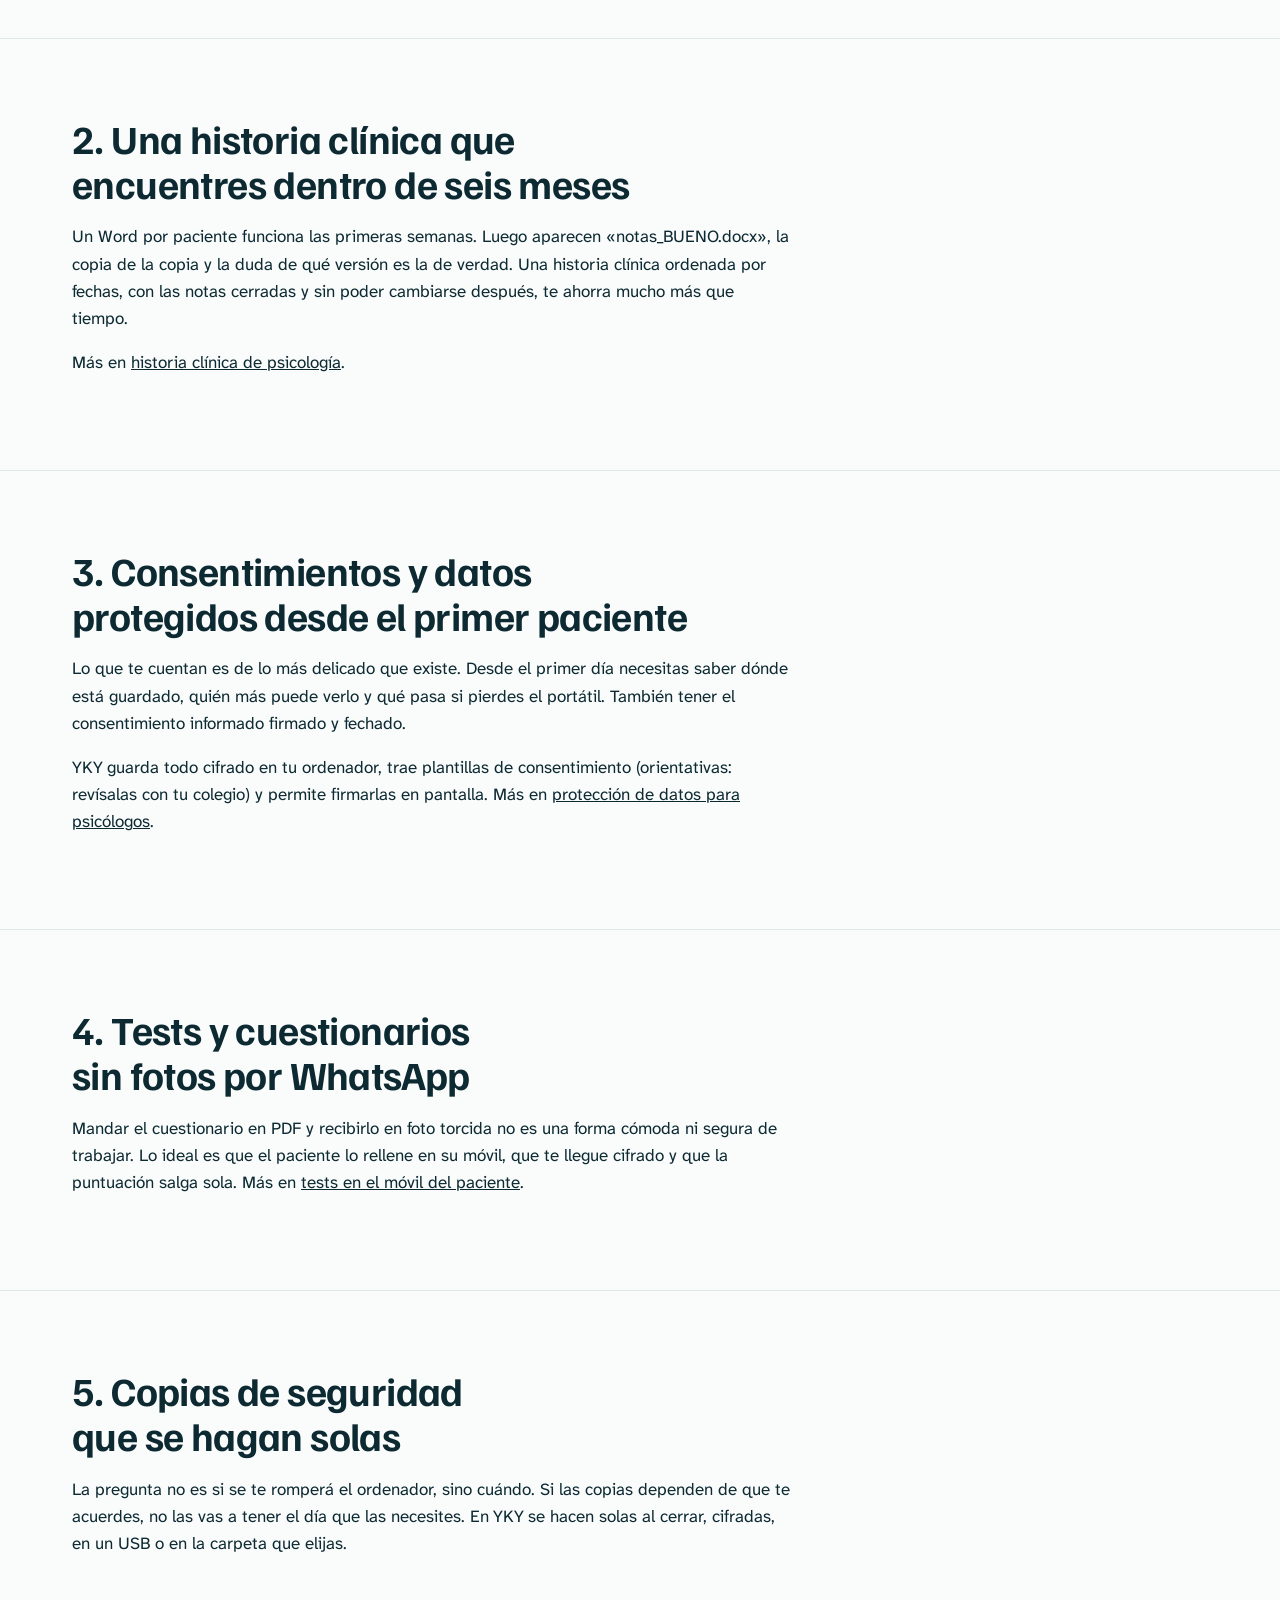
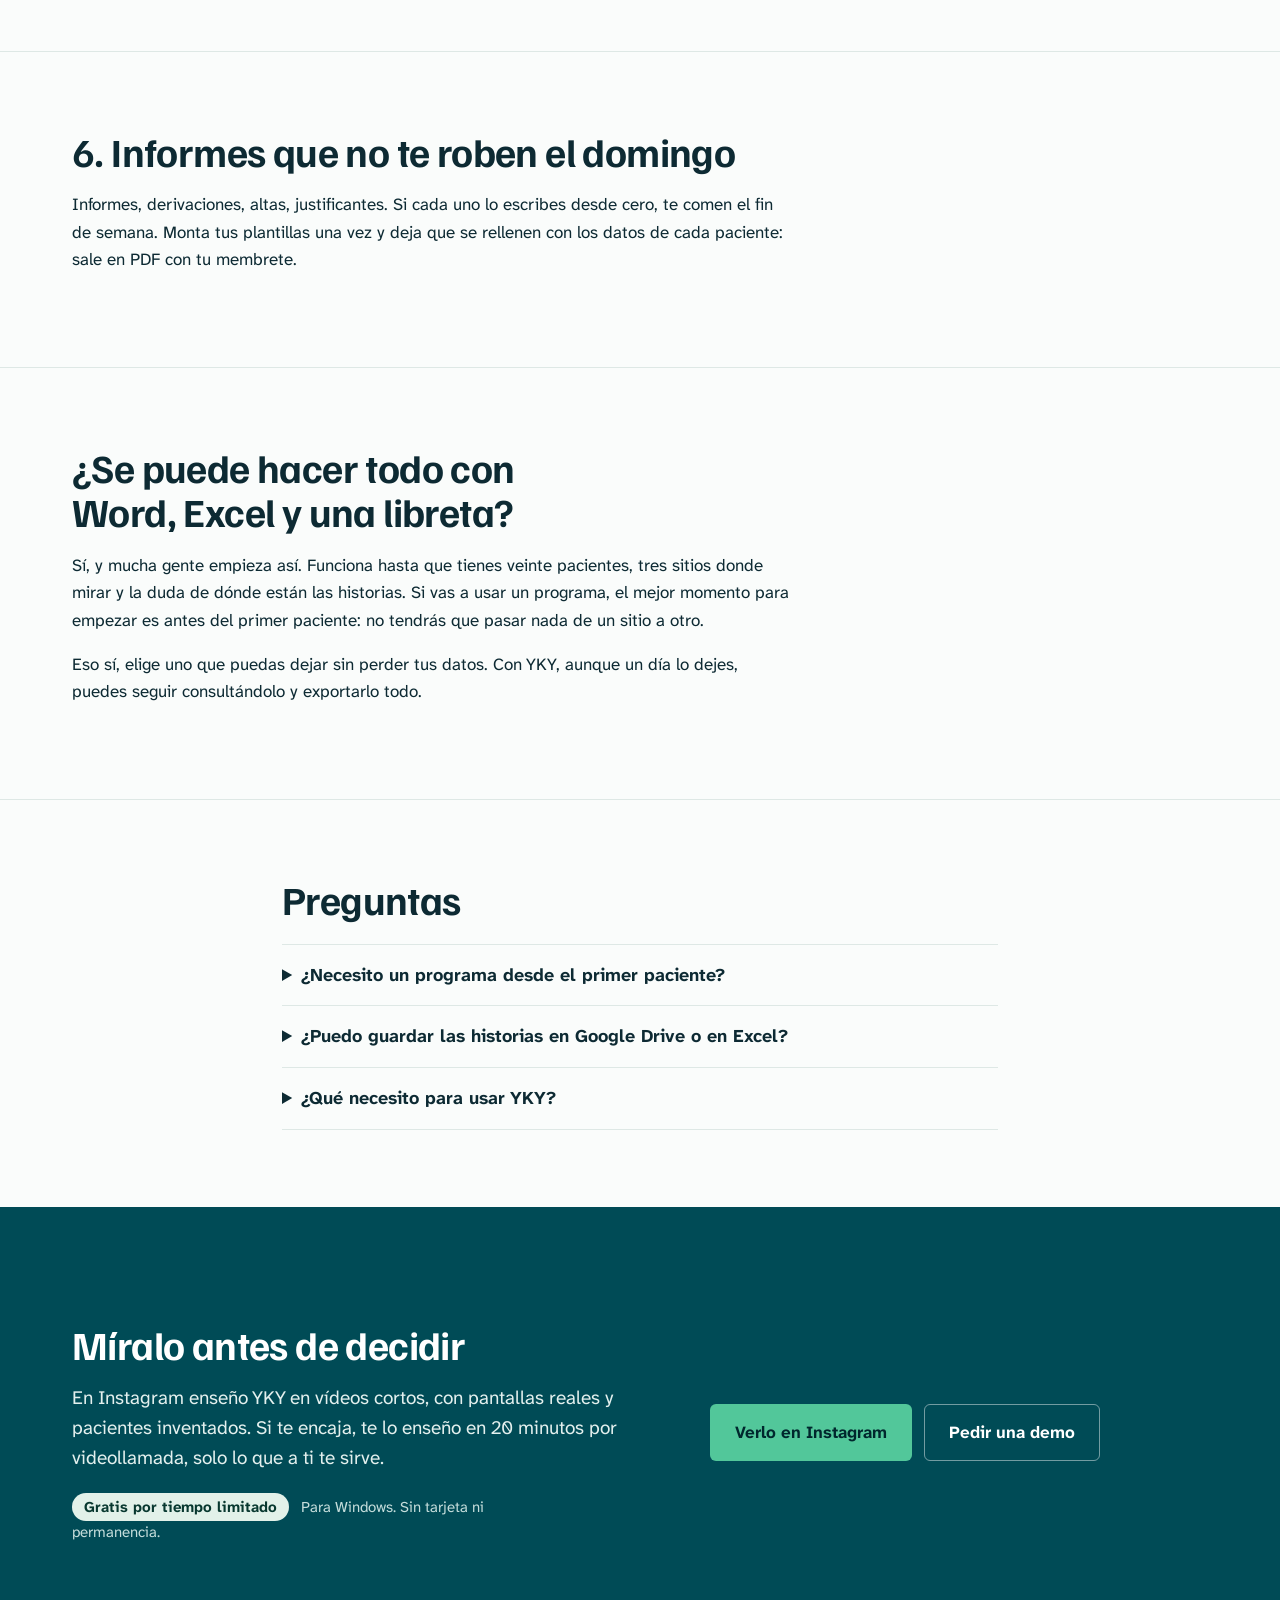
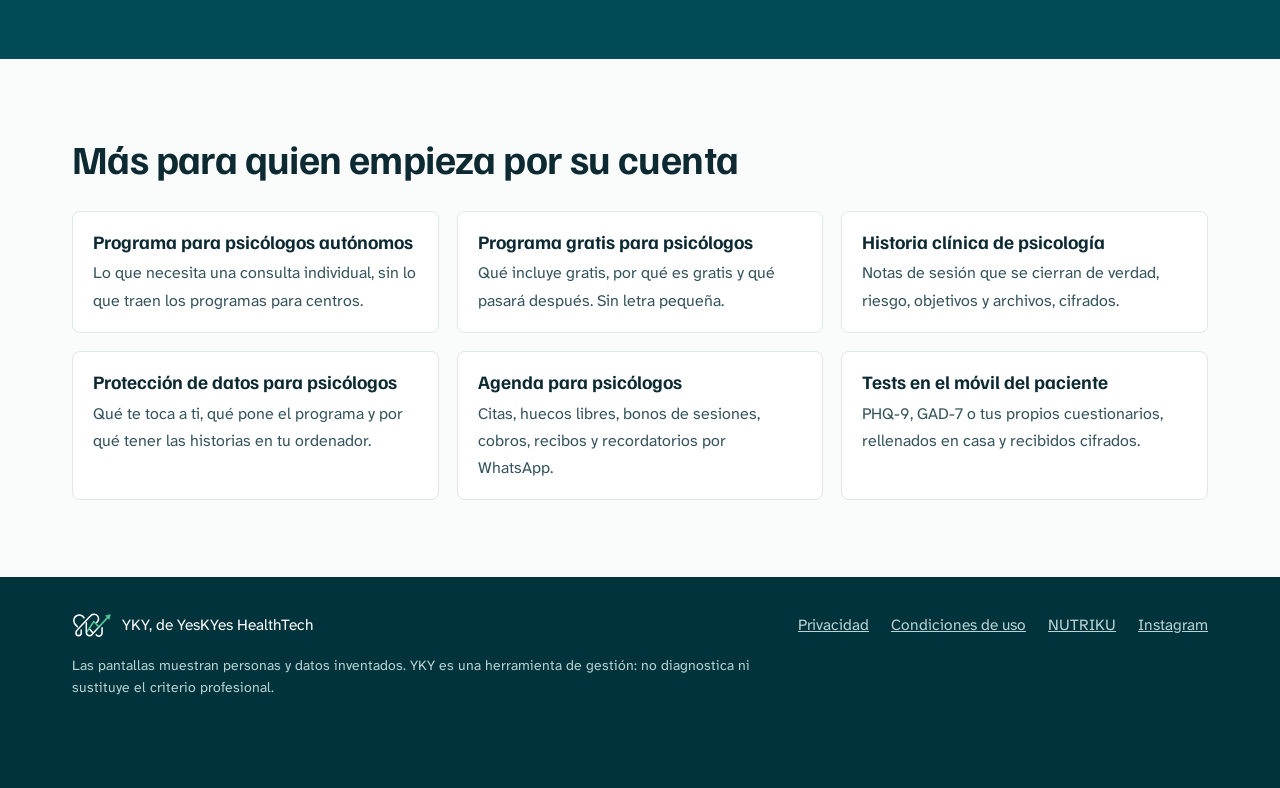
<file: empezar-consulta-psicologia/index.html>
<!doctype html>
<html lang="es">
<head>
<meta charset="utf-8">
<meta name="viewport" content="width=device-width, initial-scale=1, viewport-fit=cover">
<title>Empezar tu consulta de psicología por tu cuenta: lo que tienes que organizar · YKY</title>
<meta name="description" content="Vas a abrir tu consulta de psicología como autónoma: agenda, cobros, historia clínica, consentimientos, protección de datos, tests y copias. Una lista práctica para empezar ordenada.">
<link rel="canonical" href="https://yky.nutriku.com/empezar-consulta-psicologia/">
<meta name="theme-color" content="#00333C">
<meta property="og:type" content="article">
<meta property="og:locale" content="es_ES">
<meta property="og:url" content="https://yky.nutriku.com/empezar-consulta-psicologia/">
<meta property="og:title" content="Abres tu consulta de psicología por tu cuenta. Esto es lo que vas a tener que organizar">
<meta property="og:description" content="Vas a abrir tu consulta de psicología como autónoma: agenda, cobros, historia clínica, consentimientos, protección de datos, tests y copias. Una lista práctica para empezar ordenada.">
<meta property="og:image" content="https://yky.nutriku.com/img/compartir.png">
<meta property="og:image:width" content="1200"><meta property="og:image:height" content="630">
<meta name="twitter:card" content="summary_large_image">
<link rel="icon" href="../img/icono.svg">
<link rel="preload" href="../fonts/familjen.woff2" as="font" type="font/woff2" crossorigin>
<link rel="stylesheet" href="../estilo.css">
<script type="application/ld+json">[{"@context":"https://schema.org","@type":"WebPage","name":"Abres tu consulta de psicología por tu cuenta. Esto es lo que vas a tener que organizar","description":"Vas a abrir tu consulta de psicología como autónoma: agenda, cobros, historia clínica, consentimientos, protección de datos, tests y copias. Una lista práctica para empezar ordenada.","url":"https://yky.nutriku.com/empezar-consulta-psicologia/","inLanguage":"es-ES","dateModified":"2026-11-28","author":{"@type":"Person","name":"Rocío Gómez"},"about":{"@type":"SoftwareApplication","name":"YKY","applicationCategory":"BusinessApplication","operatingSystem":"Windows","offers":{"@type":"Offer","price":"0","priceCurrency":"EUR"}}},{"@context":"https://schema.org","@type":"BreadcrumbList","itemListElement":[{"@type":"ListItem","position":1,"name":"YKY","item":"https://yky.nutriku.com/"},{"@type":"ListItem","position":2,"name":"Empezar tu consulta por tu cuenta","item":"https://yky.nutriku.com/empezar-consulta-psicologia/"}]},{"@context":"https://schema.org","@type":"FAQPage","mainEntity":[{"@type":"Question","name":"¿Necesito un programa desde el primer paciente?","acceptedAnswer":{"@type":"Answer","text":"No es obligatorio. Lo que sí conviene desde el principio es tener ordenadas la agenda, los cobros y las historias, y saber dónde están los datos. Con un programa es más fácil, pero lo importante es el orden."}},{"@type":"Question","name":"¿Puedo guardar las historias en Google Drive o en Excel?","acceptedAnswer":{"@type":"Answer","text":"Puedes, pero piensa dónde quedan esos datos de salud, quién más puede acceder y cómo los proteges. Consulta con tu colegio qué te recomiendan."}},{"@type":"Question","name":"¿Qué necesito para usar YKY?","acceptedAnswer":{"@type":"Answer","text":"Un ordenador con Windows. Te lo envío, lo instalamos y lo dejamos montado juntas por videollamada."}}]}]</script>
</head>
<body class="guia">
<a class="salta" href="#contenido">Ir al contenido</a>
<header class="barra">
  <div class="ancho">
    <a class="marca" href="../" aria-label="YKY, inicio"><img src="../img/marca-clara.svg" alt="" width="52" height="31"><span>YKY</span></a>
    <nav aria-label="Secciones"><a href="../#videos">Míralo</a><a href="../#guias">Guías</a><a href="https://www.instagram.com/rociogomez_nutriku" target="_blank" rel="noopener">Instagram</a></nav>
    <a class="boton menta" href="../#demo">Agendar una demo</a>
  </div>
</header>
<main id="contenido">
<section class="noche cabecera">
  <div class="ancho">
    <p class="migas"><a href="../">YKY</a> › Empezar tu consulta por tu cuenta</p>
    <h1>Abres tu consulta de psicología por tu cuenta. Esto es lo que vas a tener que organizar</h1>
    <p class="entrada">La parte clínica la sabes. La que nadie enseña es la otra: dónde apuntas, cómo cobras y dónde guardas lo que te cuentan. Una lista práctica para empezar ordenada desde el primer paciente.</p>
    <div class="acciones"><a class="boton menta grande" href="../#demo">Agendar una demo</a><a class="boton linea grande" href="../#videos">Ver los vídeos</a></div>
    <p class="nota"><span class="gratis">Gratis por tiempo limitado</span> Para psicólogas y psicólogos autónomos. Windows.</p>
  </div>
</section>
<section class="dia"><div class="ancho"><div class="texto"><h2>Antes de pensar en programas</h2><p>Hay cosas que no resuelve ninguna herramienta y que conviene tener claras antes de empezar. Suelen ser el alta como autónoma, la colegiación, un seguro de responsabilidad civil y, si vas a hacer psicología sanitaria, los requisitos de tu comunidad autónoma para la consulta.</p>
<div class="aparte"><p>Esto cambia según dónde trabajes y qué tipo de psicología ejerzas. Pregúntalo en tu colegio profesional o a tu gestoría: aquí no te lo puedo resolver yo.</p></div>
<p>Con eso en marcha, esto es lo que vas a usar cada semana.</p></div></div></section>
<section class="dia borde"><div class="ancho"><div class="texto"><h2>1. Una agenda que sepa quién te ha pagado</h2><p>Al principio todo cabe en el calendario del móvil. Hasta que una paciente viene cada quince días, otra tiene un bono de diez sesiones y no recuerdas si la del martes pagó. Necesitas que la cita, la sesión y el cobro estén en el mismo sitio.</p>
<p>En YKY la cita lleva su estado (realizada, cancelada, no se presentó) y su cobro por separado, con una lista de lo pendiente y los bonos que se descuentan solos. Más en <a href="../agenda-psicologos/">agenda para psicólogos</a>.</p></div></div></section>
<section class="dia borde"><div class="ancho"><div class="texto"><h2>2. Una historia clínica que encuentres dentro de seis meses</h2><p>Un Word por paciente funciona las primeras semanas. Luego aparecen «notas_BUENO.docx», la copia de la copia y la duda de qué versión es la de verdad. Una historia clínica ordenada por fechas, con las notas cerradas y sin poder cambiarse después, te ahorra mucho más que tiempo.</p>
<p>Más en <a href="../historia-clinica-psicologia/">historia clínica de psicología</a>.</p></div></div></section>
<section class="dia borde"><div class="ancho"><div class="texto"><h2>3. Consentimientos y datos protegidos desde el primer paciente</h2><p>Lo que te cuentan es de lo más delicado que existe. Desde el primer día necesitas saber dónde está guardado, quién más puede verlo y qué pasa si pierdes el portátil. También tener el consentimiento informado firmado y fechado.</p>
<p>YKY guarda todo cifrado en tu ordenador, trae plantillas de consentimiento (orientativas: revísalas con tu colegio) y permite firmarlas en pantalla. Más en <a href="../proteccion-datos-psicologos/">protección de datos para psicólogos</a>.</p></div></div></section>
<section class="dia borde"><div class="ancho"><div class="texto"><h2>4. Tests y cuestionarios sin fotos por WhatsApp</h2><p>Mandar el cuestionario en PDF y recibirlo en foto torcida no es una forma cómoda ni segura de trabajar. Lo ideal es que el paciente lo rellene en su móvil, que te llegue cifrado y que la puntuación salga sola. Más en <a href="../tests-psicologicos-paciente/">tests en el móvil del paciente</a>.</p></div></div></section>
<section class="dia borde"><div class="ancho"><div class="texto"><h2>5. Copias de seguridad que se hagan solas</h2><p>La pregunta no es si se te romperá el ordenador, sino cuándo. Si las copias dependen de que te acuerdes, no las vas a tener el día que las necesites. En YKY se hacen solas al cerrar, cifradas, en un USB o en la carpeta que elijas.</p></div></div></section>
<section class="dia borde"><div class="ancho"><div class="texto"><h2>6. Informes que no te roben el domingo</h2><p>Informes, derivaciones, altas, justificantes. Si cada uno lo escribes desde cero, te comen el fin de semana. Monta tus plantillas una vez y deja que se rellenen con los datos de cada paciente: sale en PDF con tu membrete.</p></div></div></section>
<section class="dia borde"><div class="ancho"><div class="texto"><h2>¿Se puede hacer todo con Word, Excel y una libreta?</h2><p>Sí, y mucha gente empieza así. Funciona hasta que tienes veinte pacientes, tres sitios donde mirar y la duda de dónde están las historias. Si vas a usar un programa, el mejor momento para empezar es antes del primer paciente: no tendrás que pasar nada de un sitio a otro.</p>
<p>Eso sí, elige uno que puedas dejar sin perder tus datos. Con YKY, aunque un día lo dejes, puedes seguir consultándolo y exportarlo todo.</p></div></div></section>
<section class="dia borde">
  <div class="ancho estrecho"><h2>Preguntas</h2><div style="margin-top:22px"><details><summary>¿Necesito un programa desde el primer paciente?</summary><p>No es obligatorio. Lo que sí conviene desde el principio es tener ordenadas la agenda, los cobros y las historias, y saber dónde están los datos. Con un programa es más fácil, pero lo importante es el orden.</p></details><details><summary>¿Puedo guardar las historias en Google Drive o en Excel?</summary><p>Puedes, pero piensa dónde quedan esos datos de salud, quién más puede acceder y cómo los proteges. Consulta con tu colegio qué te recomiendan.</p></details><details><summary>¿Qué necesito para usar YKY?</summary><p>Un ordenador con Windows. Te lo envío, lo instalamos y lo dejamos montado juntas por videollamada.</p></details></div></div>
</section>
<section class="sello" id="instagram">
  <div class="ancho insta">
    <div><h2>Míralo antes de decidir</h2><p>En Instagram enseño YKY en vídeos cortos, con pantallas reales y pacientes inventados. Si te encaja, te lo enseño en 20 minutos por videollamada, solo lo que a ti te sirve.</p><p class="nota"><span class="gratis">Gratis por tiempo limitado</span> Para Windows. Sin tarjeta ni permanencia.</p></div>
    <div class="acciones"><a class="boton menta grande" href="https://www.instagram.com/rociogomez_nutriku" target="_blank" rel="noopener">Verlo en Instagram</a><a class="boton linea grande" href="../#demo">Pedir una demo</a></div>
  </div>
</section>
<section class="dia">
  <div class="ancho"><h2>Más para quien empieza por su cuenta</h2><ul class="guias"><li><a href="../programa-psicologos-autonomos/"><b>Programa para psicólogos autónomos</b><span>Lo que necesita una consulta individual, sin lo que traen los programas para centros.</span></a></li><li><a href="../programa-gratis-psicologos/"><b>Programa gratis para psicólogos</b><span>Qué incluye gratis, por qué es gratis y qué pasará después. Sin letra pequeña.</span></a></li><li><a href="../historia-clinica-psicologia/"><b>Historia clínica de psicología</b><span>Notas de sesión que se cierran de verdad, riesgo, objetivos y archivos, cifrados.</span></a></li><li><a href="../proteccion-datos-psicologos/"><b>Protección de datos para psicólogos</b><span>Qué te toca a ti, qué pone el programa y por qué tener las historias en tu ordenador.</span></a></li><li><a href="../agenda-psicologos/"><b>Agenda para psicólogos</b><span>Citas, huecos libres, bonos de sesiones, cobros, recibos y recordatorios por WhatsApp.</span></a></li><li><a href="../tests-psicologicos-paciente/"><b>Tests en el móvil del paciente</b><span>PHQ-9, GAD-7 o tus propios cuestionarios, rellenados en casa y recibidos cifrados.</span></a></li></ul></div>
</section>
</main>
<footer><div class="ancho"><span><img src="../img/marca-clara.svg" alt="" width="40" height="24"> YKY, de YesKYes HealthTech</span><nav aria-label="Legal"><a href="../privacidad.html">Privacidad</a><a href="../condiciones.html">Condiciones de uso</a><a href="https://nutriku.com/" target="_blank" rel="noopener">NUTRIKU</a><a href="https://www.instagram.com/rociogomez_nutriku" target="_blank" rel="noopener">Instagram</a></nav><small>Las pantallas muestran personas y datos inventados. YKY es una herramienta de gestión: no diagnostica ni sustituye el criterio profesional.</small></div></footer>
</body>
</html>
</file>
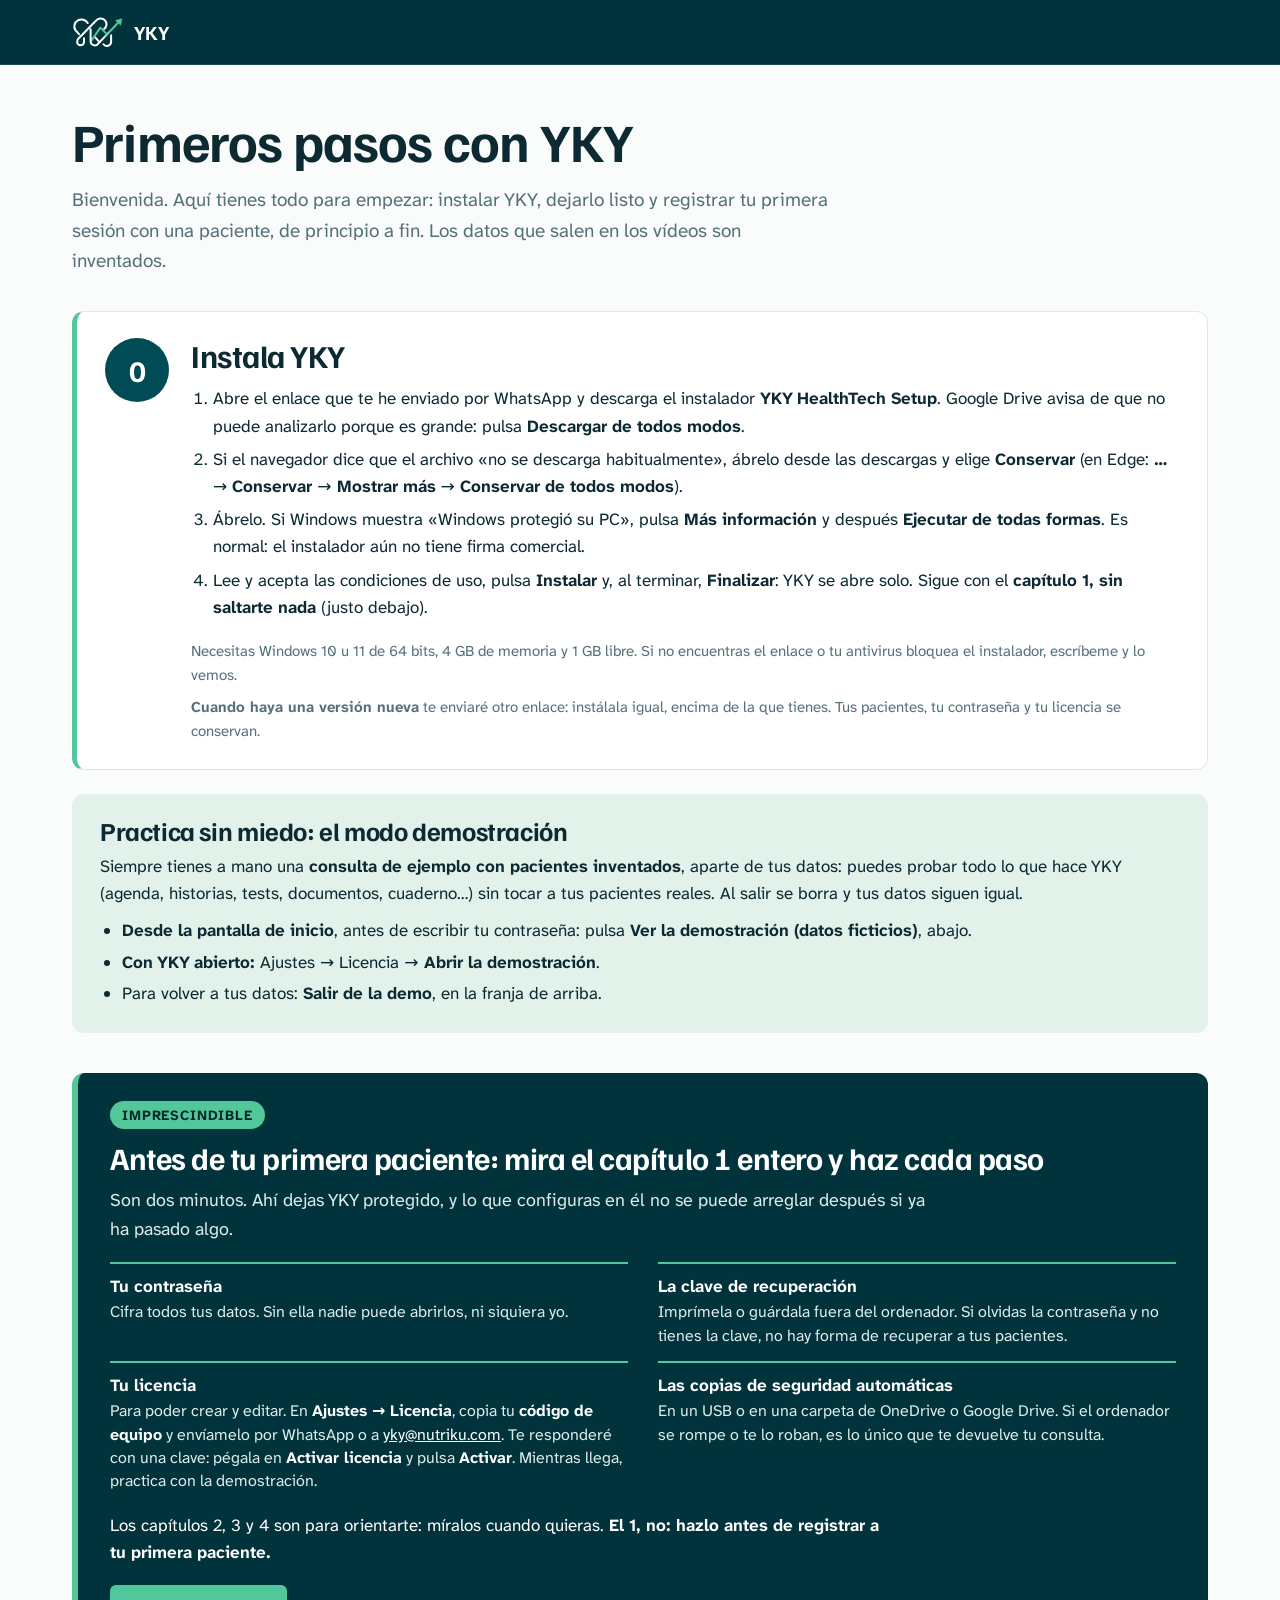
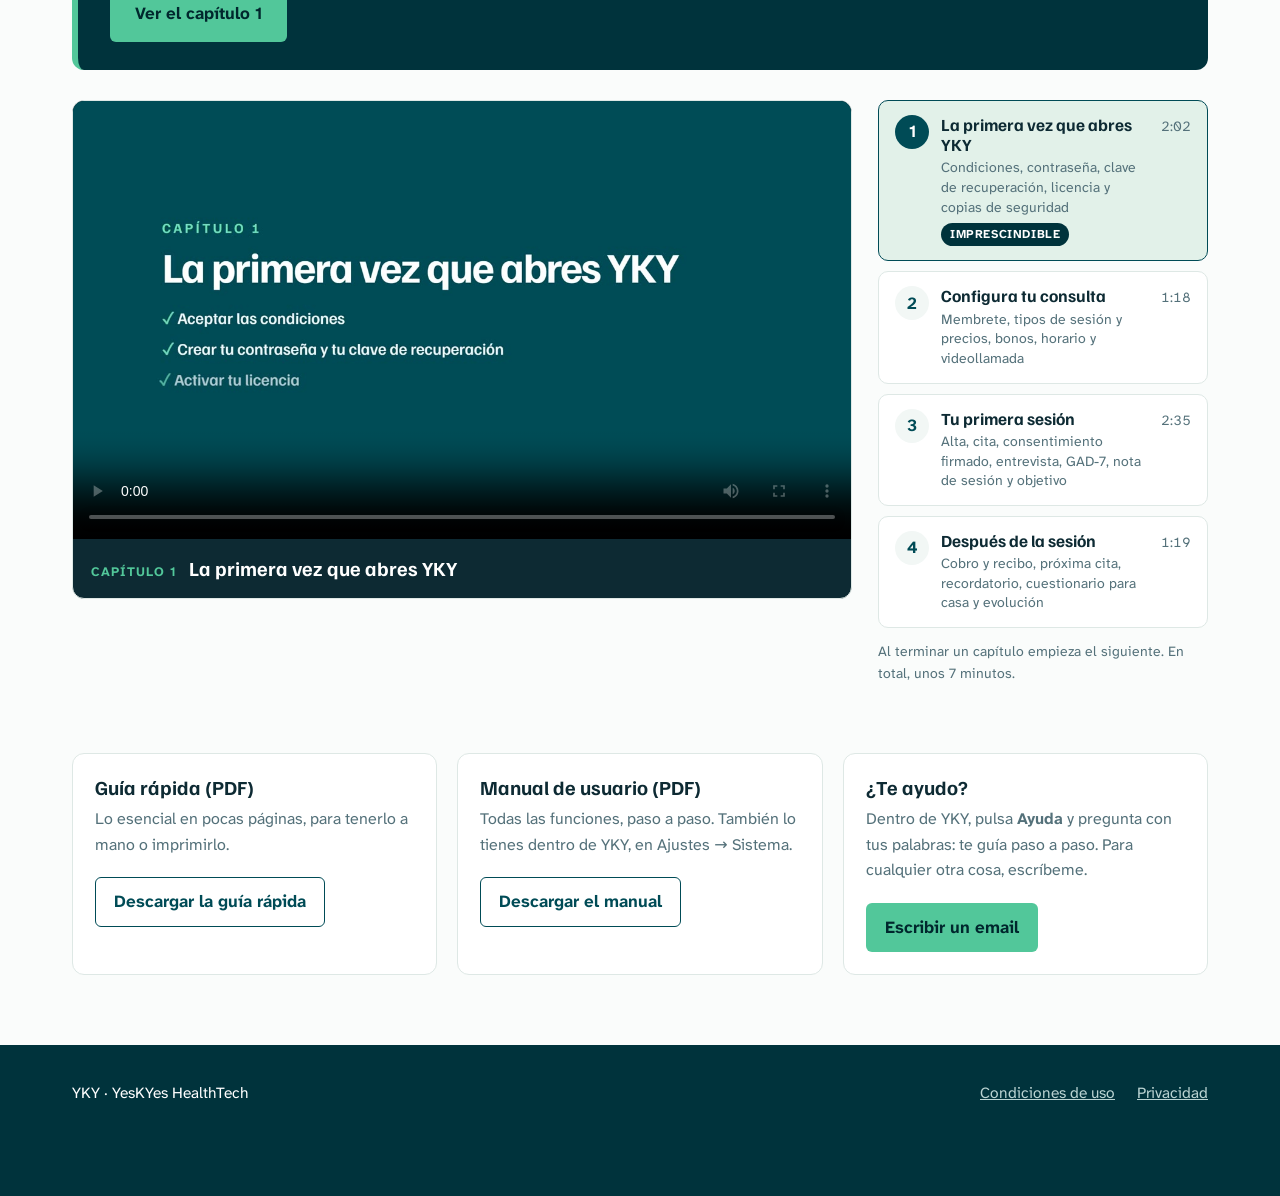
<file: empezar/index.html>
<!doctype html><html lang="es"><head><meta charset="utf-8"><meta name="viewport" content="width=device-width,initial-scale=1"><title>Primeros pasos con YKY</title><meta name="robots" content="noindex,nofollow"><link rel="icon" href="../img/icono.svg"><link rel="stylesheet" href="../estilo.css">
<style>
  .empezar { padding-top: 46px; padding-bottom: 70px; }
  .empezar .intro { max-width: 760px; color: var(--gris); font-size: 19px; margin: 14px 0 34px; }
  .reproductor { display: grid; grid-template-columns: minmax(0, 1fr) 330px; gap: 26px; align-items: start; }
  .pantalla { background: var(--tinta); border-radius: 12px; overflow: hidden; border: 1px solid var(--linea); }
  .pantalla video { display: block; width: 100%; aspect-ratio: 16 / 9; background: var(--tinta); }
  .pantalla .ahora { padding: 14px 18px; color: #fff; display: flex; gap: 12px; align-items: baseline; flex-wrap: wrap; }
  .pantalla .ahora small { color: var(--menta); font-weight: 700; letter-spacing: .08em; text-transform: uppercase; font-size: 13px; }
  .pantalla .ahora strong { font-family: Familjen, 'Segoe UI', sans-serif; font-size: 20px; }
  .capitulos { list-style: none; margin: 0; padding: 0; display: grid; gap: 10px; }
  .capitulos button { width: 100%; text-align: left; display: grid; grid-template-columns: 34px 1fr auto; gap: 12px; align-items: start; padding: 14px 16px; border: 1px solid var(--linea); border-radius: 10px; background: #fff; cursor: pointer; }
  .capitulos button:hover { border-color: var(--teal); }
  .capitulos button[aria-current=true] { border-color: var(--teal); background: var(--salvia); }
  .capitulos .num { width: 34px; height: 34px; border-radius: 50%; display: grid; place-items: center; background: var(--claro); font-weight: 700; color: var(--teal); }
  .capitulos button[aria-current=true] .num { background: var(--teal); color: #fff; }
  .capitulos strong { display: block; font-family: Familjen, 'Segoe UI', sans-serif; font-size: 17px; line-height: 1.2; }
  .capitulos span.que { display: block; color: var(--gris); font-size: 14px; line-height: 1.4; margin-top: 3px; }
  .capitulos .dur { color: var(--gris); font-size: 14px; font-variant-numeric: tabular-nums; }
  .seguido { margin-top: 12px; font-size: 14px; color: var(--gris); }
  .bloques { display: grid; grid-template-columns: repeat(3, 1fr); gap: 20px; margin-top: 54px; }
  .bloque { background: #fff; border: 1px solid var(--linea); border-radius: 12px; padding: 22px; }
  .bloque h3 { margin-bottom: 8px; }
  .bloque p { color: var(--gris); font-size: 16px; }
  .bloque .boton { margin-top: 4px; }
  .linea-boton { border-color: var(--teal); color: var(--teal); }
  .linea-boton:hover { background: var(--teal); color: #fff; }
  .paso0 { display: grid; grid-template-columns: 64px 1fr; gap: 22px; background: #fff; border: 1px solid var(--linea); border-left: 5px solid var(--menta); border-radius: 12px; padding: 26px 28px; margin-bottom: 40px; }
  .paso0-num { width: 64px; height: 64px; border-radius: 50%; display: grid; place-items: center; background: var(--teal); color: #fff; font: 700 30px Familjen, 'Segoe UI', sans-serif; }
  .paso0 h2 { font-size: clamp(24px, 2.6vw, 32px); margin-bottom: 12px; }
  .paso0 ol { margin: 0 0 18px; padding-left: 22px; color: var(--tinta); }
  .paso0 li { margin-bottom: 6px; }
  .paso0-nota { margin: 0; color: var(--gris); font-size: 15px; }
  .practica { background: var(--salvia); border-radius: 12px; padding: 22px 28px; margin: -16px 0 40px; }
  .practica h2 { font-size: clamp(21px, 2.2vw, 26px); margin-bottom: 8px; }
  .practica p { margin-bottom: 10px; }
  .practica ul { margin: 0; padding-left: 22px; }
  .practica li { margin-bottom: 4px; }
  .crucial { background: var(--noche); color: #fff; border-radius: 12px; border-left: 6px solid var(--menta); padding: 28px 32px; margin: 0 0 30px; }
  .crucial .marca-aviso { display: inline-block; background: var(--menta); color: #00272d; font-weight: 700; font-size: 14px; letter-spacing: .06em; text-transform: uppercase; border-radius: 999px; padding: 3px 12px; margin-bottom: 12px; }
  .crucial h2 { font-size: clamp(23px, 2.6vw, 31px); margin-bottom: 10px; color: #fff; }
  .crucial > p { color: #dcebea; font-size: 18px; max-width: 46em; }
  .crucial ul { list-style: none; padding: 0; margin: 18px 0 20px; display: grid; grid-template-columns: 1fr 1fr; gap: 14px 30px; }
  .crucial li { border-top: 2px solid var(--menta); padding-top: 10px; color: #dcebea; font-size: 16px; line-height: 1.45; }
  .crucial li > strong:first-child { display: block; color: #fff; font-size: 17px; margin-bottom: 2px; }
  .crucial li strong { color: #fff; }
  .crucial .cierre { color: #fff; font-size: 17px; margin-bottom: 18px; }
  .capitulos .imprescindible { display: inline-block; margin-top: 6px; background: var(--noche); color: #fff; font-size: 12px; font-weight: 700; letter-spacing: .05em; text-transform: uppercase; border-radius: 999px; padding: 2px 9px; }
  @media (max-width: 640px) { .paso0 { grid-template-columns: 1fr; } .crucial { padding: 22px 20px; } .crucial ul { grid-template-columns: 1fr; } }
  @media (max-width: 900px) { .reproductor, .bloques { grid-template-columns: 1fr; } }
</style></head><body>
<header class="barra"><div class="ancho"><a class="marca" href="../index.html"><img src="../img/marca-clara.svg" alt="" width="52" height="31"><span>YKY</span></a></div></header>
<main class="ancho empezar">
  <h1>Primeros pasos con YKY</h1>
  <p class="intro">Bienvenida. Aquí tienes todo para empezar: instalar YKY, dejarlo listo y registrar tu primera sesión con una paciente, de principio a fin. Los datos que salen en los vídeos son inventados.</p>

  <section class="paso0" aria-labelledby="paso0">
    <div class="paso0-num">0</div>
    <div>
      <h2 id="paso0">Instala YKY</h2>
      <ol>
        <li>Abre el enlace que te he enviado por WhatsApp y descarga el instalador <strong>YKY HealthTech Setup</strong>. Google Drive avisa de que no puede analizarlo porque es grande: pulsa <strong>Descargar de todos modos</strong>.</li>
        <li>Si el navegador dice que el archivo «no se descarga habitualmente», ábrelo desde las descargas y elige <strong>Conservar</strong> (en Edge: <strong>…</strong> → <strong>Conservar</strong> → <strong>Mostrar más</strong> → <strong>Conservar de todos modos</strong>).</li>
        <li>Ábrelo. Si Windows muestra «Windows protegió su PC», pulsa <strong>Más información</strong> y después <strong>Ejecutar de todas formas</strong>. Es normal: el instalador aún no tiene firma comercial.</li>
        <li>Lee y acepta las condiciones de uso, pulsa <strong>Instalar</strong> y, al terminar, <strong>Finalizar</strong>: YKY se abre solo. Sigue con el <strong>capítulo 1, sin saltarte nada</strong> (justo debajo).</li>
      </ol>
      <p class="paso0-nota">Necesitas Windows 10 u 11 de 64 bits, 4 GB de memoria y 1 GB libre. Si no encuentras el enlace o tu antivirus bloquea el instalador, escríbeme y lo vemos.</p>
      <p class="paso0-nota" style="margin-top:8px"><strong>Cuando haya una versión nueva</strong> te enviaré otro enlace: instálala igual, encima de la que tienes. Tus pacientes, tu contraseña y tu licencia se conservan.</p>
    </div>
  </section>

  <aside class="practica" aria-labelledby="practica-titulo">
    <h2 id="practica-titulo">Practica sin miedo: el modo demostración</h2>
    <p>Siempre tienes a mano una <strong>consulta de ejemplo con pacientes inventados</strong>, aparte de tus datos: puedes probar todo lo que hace YKY (agenda, historias, tests, documentos, cuaderno…) sin tocar a tus pacientes reales. Al salir se borra y tus datos siguen igual.</p>
    <ul>
      <li><strong>Desde la pantalla de inicio</strong>, antes de escribir tu contraseña: pulsa <strong>Ver la demostración (datos ficticios)</strong>, abajo.</li>
      <li><strong>Con YKY abierto:</strong> Ajustes → Licencia → <strong>Abrir la demostración</strong>.</li>
      <li>Para volver a tus datos: <strong>Salir de la demo</strong>, en la franja de arriba.</li>
    </ul>
  </aside>

  <section class="crucial" aria-labelledby="crucial-titulo">
    <span class="marca-aviso">Imprescindible</span>
    <h2 id="crucial-titulo">Antes de tu primera paciente: mira el capítulo 1 entero y haz cada paso</h2>
    <p>Son dos minutos. Ahí dejas YKY protegido, y lo que configuras en él no se puede arreglar después si ya ha pasado algo.</p>
    <ul>
      <li><strong>Tu contraseña</strong>Cifra todos tus datos. Sin ella nadie puede abrirlos, ni siquiera yo.</li>
      <li><strong>La clave de recuperación</strong>Imprímela o guárdala fuera del ordenador. Si olvidas la contraseña y no tienes la clave, no hay forma de recuperar a tus pacientes.</li>
      <li><strong>Tu licencia</strong>Para poder crear y editar. En <strong>Ajustes → Licencia</strong>, copia tu <strong>código de equipo</strong> y envíamelo por WhatsApp o a <a href="mailto:yky@nutriku.com" style="color:#fff">yky@nutriku.com</a>. Te responderé con una clave: pégala en <strong>Activar licencia</strong> y pulsa <strong>Activar</strong>. Mientras llega, practica con la demostración.</li>
      <li><strong>Las copias de seguridad automáticas</strong>En un USB o en una carpeta de OneDrive o Google Drive. Si el ordenador se rompe o te lo roban, es lo único que te devuelve tu consulta.</li>
    </ul>
    <p class="cierre">Los capítulos 2, 3 y 4 son para orientarte: míralos cuando quieras. <strong>El 1, no: hazlo antes de registrar a tu primera paciente.</strong></p>
    <button type="button" class="boton menta grande" id="ver-cap1">Ver el capítulo 1</button>
  </section>

  <div class="reproductor">
    <div class="pantalla">
      <video id="video" controls preload="metadata" playsinline poster="video/capitulo-1.jpg">
        <source src="video/capitulo-1.mp4" type="video/mp4">
      </video>
      <div class="ahora"><small id="ahora-num">Capítulo 1</small><strong id="ahora-titulo">La primera vez que abres YKY</strong></div>
    </div>
    <div>
      <ol class="capitulos" id="capitulos">
        <li><button type="button" data-n="1" aria-current="true"><span class="num">1</span><span><strong>La primera vez que abres YKY</strong><span class="que">Condiciones, contraseña, clave de recuperación, licencia y copias de seguridad</span><span class="imprescindible">Imprescindible</span></span><span class="dur">2:02</span></button></li>
        <li><button type="button" data-n="2"><span class="num">2</span><span><strong>Configura tu consulta</strong><span class="que">Membrete, tipos de sesión y precios, bonos, horario y videollamada</span></span><span class="dur">1:18</span></button></li>
        <li><button type="button" data-n="3"><span class="num">3</span><span><strong>Tu primera sesión</strong><span class="que">Alta, cita, consentimiento firmado, entrevista, GAD-7, nota de sesión y objetivo</span></span><span class="dur">2:35</span></button></li>
        <li><button type="button" data-n="4"><span class="num">4</span><span><strong>Después de la sesión</strong><span class="que">Cobro y recibo, próxima cita, recordatorio, cuestionario para casa y evolución</span></span><span class="dur">1:19</span></button></li>
      </ol>
      <p class="seguido">Al terminar un capítulo empieza el siguiente. En total, unos 7 minutos.</p>
    </div>
  </div>

  <div class="bloques">
    <section class="bloque">
      <h3>Guía rápida (PDF)</h3>
      <p>Lo esencial en pocas páginas, para tenerlo a mano o imprimirlo.</p>
      <a class="boton linea-boton" href="YKY-guia-rapida.pdf" download>Descargar la guía rápida</a>
    </section>
    <section class="bloque">
      <h3>Manual de usuario (PDF)</h3>
      <p>Todas las funciones, paso a paso. También lo tienes dentro de YKY, en Ajustes → Sistema.</p>
      <a class="boton linea-boton" href="YKY-manual-de-usuario.pdf" download>Descargar el manual</a>
    </section>
    <section class="bloque">
      <h3>¿Te ayudo?</h3>
      <p>Dentro de YKY, pulsa <strong>Ayuda</strong> y pregunta con tus palabras: te guía paso a paso. Para cualquier otra cosa, escríbeme.</p>
      <a class="boton menta" href="mailto:yky@nutriku.com">Escribir un email</a>
    </section>
  </div>
</main>
<footer><div class="ancho"><span>YKY · YesKYes HealthTech</span><nav><a href="../condiciones.html">Condiciones de uso</a><a href="../privacidad.html">Privacidad</a></nav></div></footer>
<script>
(() => {
  const video = document.getElementById('video');
  const botones = [...document.querySelectorAll('#capitulos button')];
  const titulo = document.getElementById('ahora-titulo');
  const num = document.getElementById('ahora-num');
  let actual = 1;
  function poner(n, reproducir) {
    actual = n;
    video.poster = 'video/capitulo-' + n + '.jpg';
    video.src = 'video/capitulo-' + n + '.mp4';
    botones.forEach((b) => b.setAttribute('aria-current', b.dataset.n === String(n) ? 'true' : 'false'));
    const b = botones[n - 1];
    titulo.textContent = b.querySelector('strong').textContent;
    num.textContent = 'Capítulo ' + n;
    if (reproducir) video.play().catch(() => {});
  }
  botones.forEach((b) => b.addEventListener('click', () => poner(Number(b.dataset.n), true)));
  document.getElementById('ver-cap1').addEventListener('click', () => {
    poner(1, true);
    document.querySelector('.reproductor').scrollIntoView({ behavior: 'smooth', block: 'start' });
  });
  video.addEventListener('ended', () => { if (actual < botones.length) poner(actual + 1, true); });
})();
</script>
</body></html>
</file>
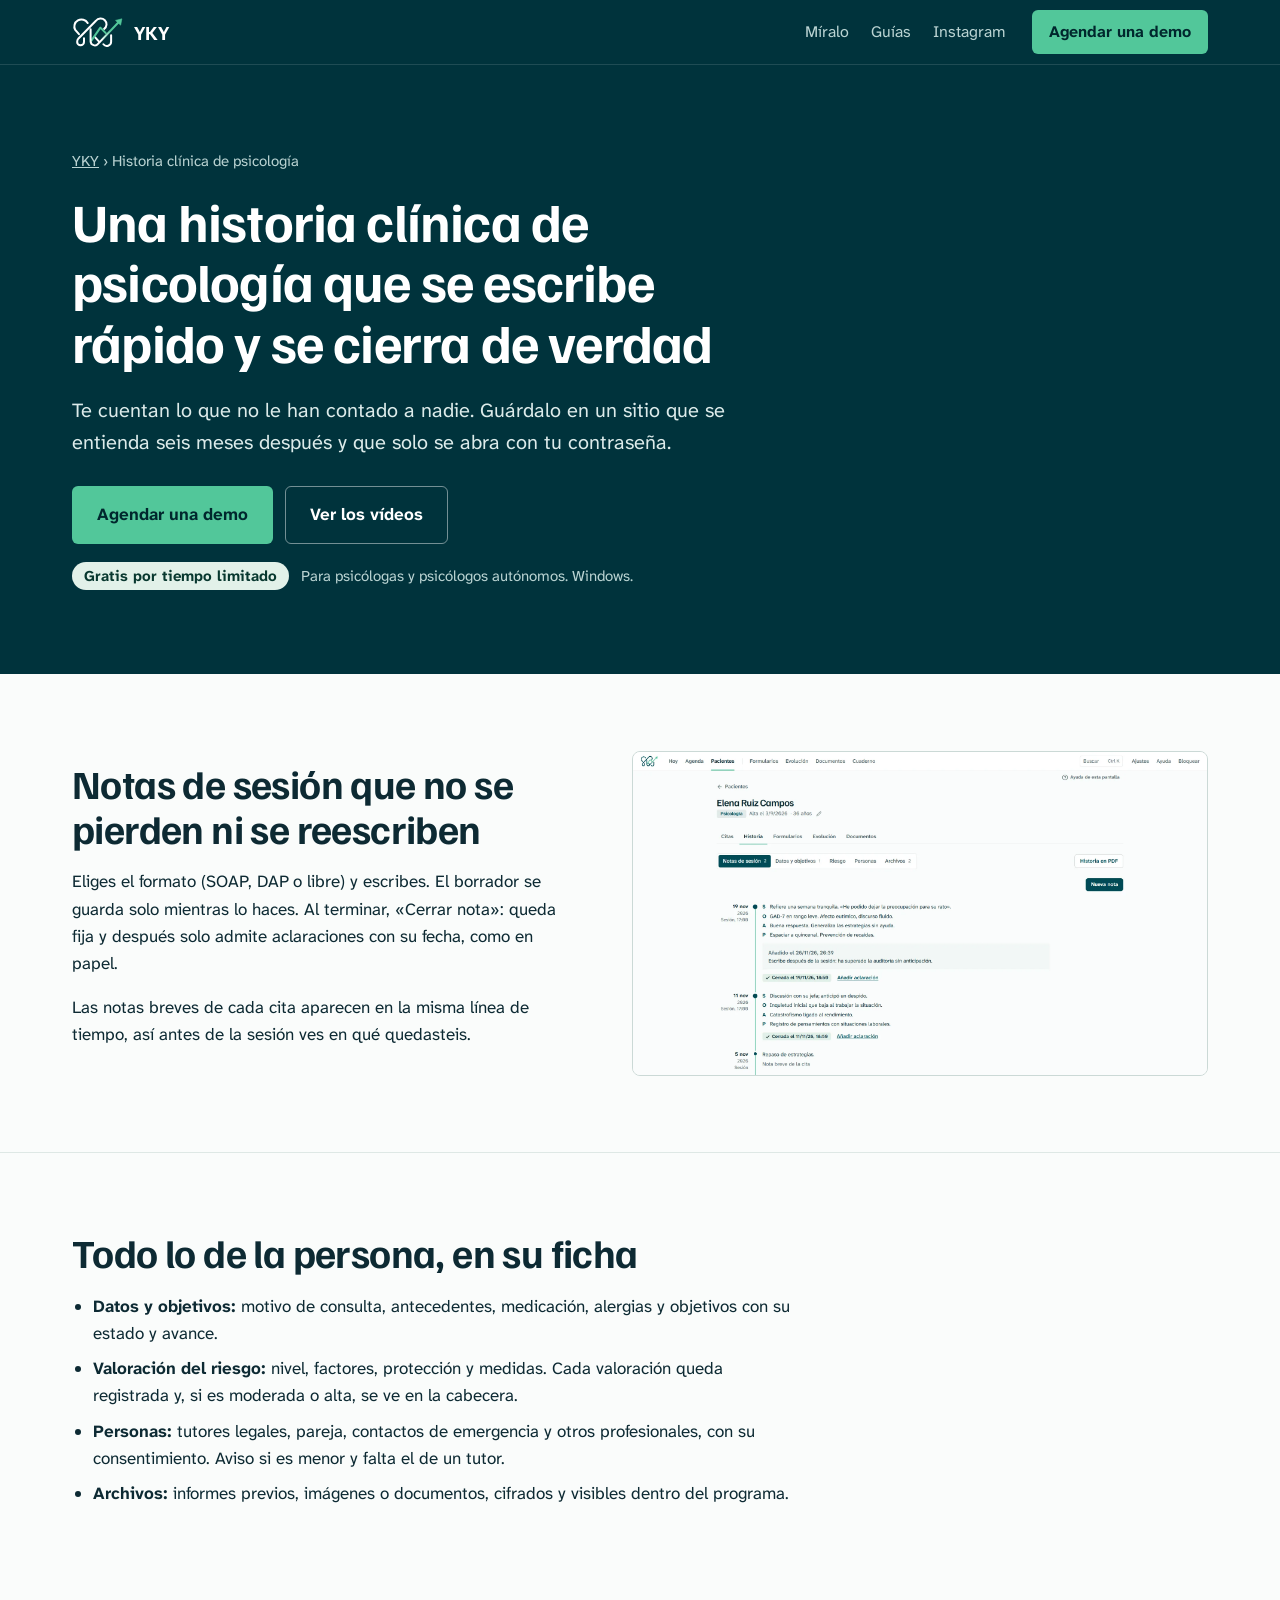
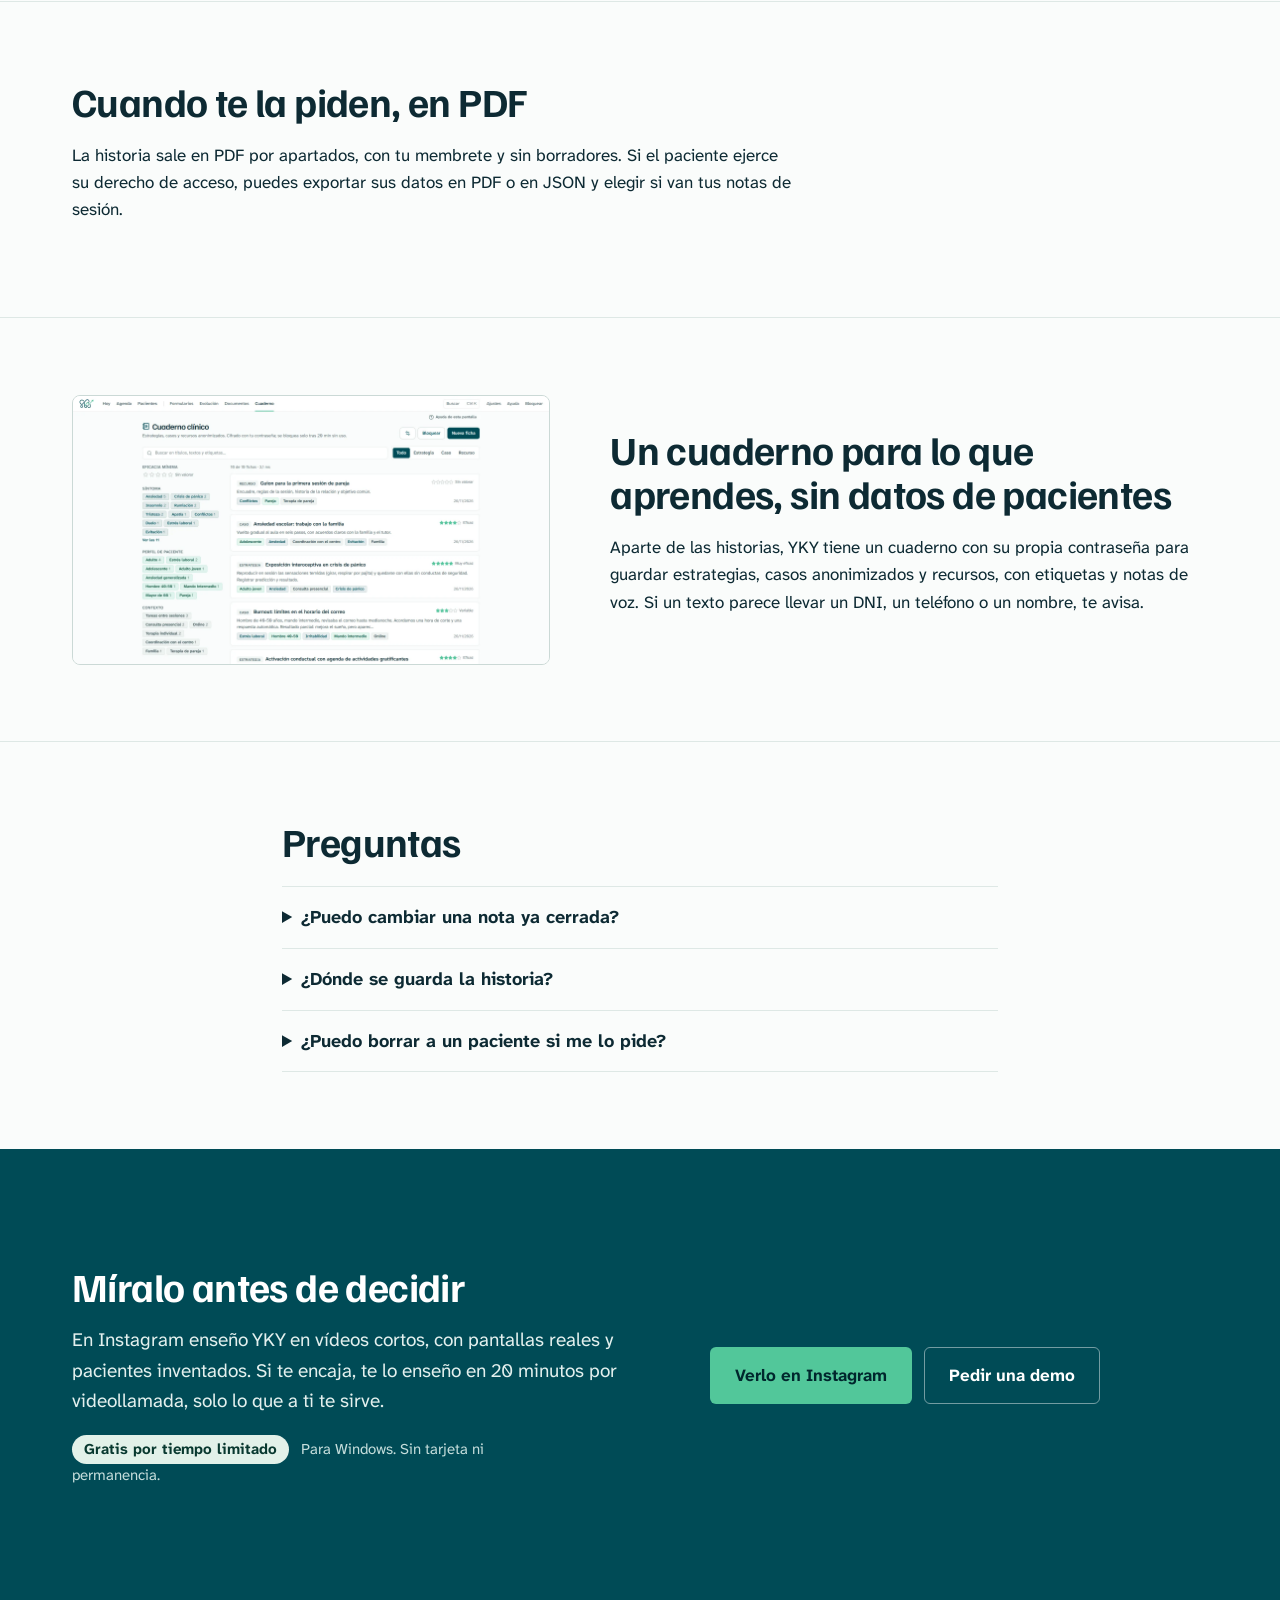
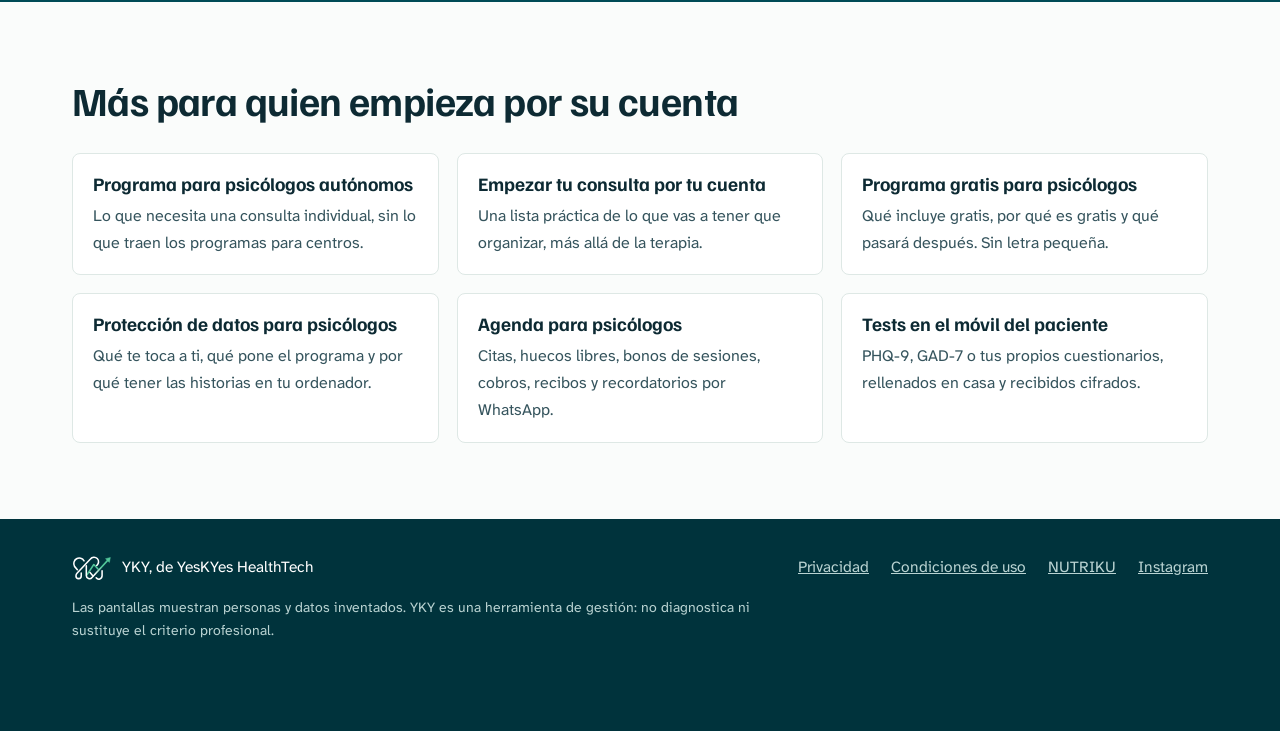
<file: historia-clinica-psicologia/index.html>
<!doctype html>
<html lang="es">
<head>
<meta charset="utf-8">
<meta name="viewport" content="width=device-width, initial-scale=1, viewport-fit=cover">
<title>Historia clínica para psicólogos, en tu ordenador y cifrada · YKY</title>
<meta name="description" content="Historia clínica para psicólogas y psicólogos autónomos: notas SOAP, DAP o libres que se cierran, objetivos, valoración del riesgo, tutores y archivos. Cifrada en tu ordenador, sin nube.">
<link rel="canonical" href="https://yky.nutriku.com/historia-clinica-psicologia/">
<meta name="theme-color" content="#00333C">
<meta property="og:type" content="article">
<meta property="og:locale" content="es_ES">
<meta property="og:url" content="https://yky.nutriku.com/historia-clinica-psicologia/">
<meta property="og:title" content="Una historia clínica de psicología que se escribe rápido y se cierra de verdad">
<meta property="og:description" content="Historia clínica para psicólogas y psicólogos autónomos: notas SOAP, DAP o libres que se cierran, objetivos, valoración del riesgo, tutores y archivos. Cifrada en tu ordenador, sin nube.">
<meta property="og:image" content="https://yky.nutriku.com/img/compartir.png">
<meta property="og:image:width" content="1200"><meta property="og:image:height" content="630">
<meta name="twitter:card" content="summary_large_image">
<link rel="icon" href="../img/icono.svg">
<link rel="preload" href="../fonts/familjen.woff2" as="font" type="font/woff2" crossorigin>
<link rel="stylesheet" href="../estilo.css">
<script type="application/ld+json">[{"@context":"https://schema.org","@type":"WebPage","name":"Una historia clínica de psicología que se escribe rápido y se cierra de verdad","description":"Historia clínica para psicólogas y psicólogos autónomos: notas SOAP, DAP o libres que se cierran, objetivos, valoración del riesgo, tutores y archivos. Cifrada en tu ordenador, sin nube.","url":"https://yky.nutriku.com/historia-clinica-psicologia/","inLanguage":"es-ES","dateModified":"2026-11-28","author":{"@type":"Person","name":"Rocío Gómez"},"about":{"@type":"SoftwareApplication","name":"YKY","applicationCategory":"BusinessApplication","operatingSystem":"Windows","offers":{"@type":"Offer","price":"0","priceCurrency":"EUR"}}},{"@context":"https://schema.org","@type":"BreadcrumbList","itemListElement":[{"@type":"ListItem","position":1,"name":"YKY","item":"https://yky.nutriku.com/"},{"@type":"ListItem","position":2,"name":"Historia clínica de psicología","item":"https://yky.nutriku.com/historia-clinica-psicologia/"}]},{"@context":"https://schema.org","@type":"FAQPage","mainEntity":[{"@type":"Question","name":"¿Puedo cambiar una nota ya cerrada?","acceptedAnswer":{"@type":"Answer","text":"No. Al cerrarla queda fija y solo se le añaden aclaraciones con su fecha."}},{"@type":"Question","name":"¿Dónde se guarda la historia?","acceptedAnswer":{"@type":"Answer","text":"En tu ordenador, dentro de una base de datos cifrada que se abre con tu contraseña. No pasa por ningún servidor."}},{"@type":"Question","name":"¿Puedo borrar a un paciente si me lo pide?","acceptedAnswer":{"@type":"Answer","text":"Sí. YKY te enseña todo lo que se va a borrar y te pide escribir su nombre para confirmarlo. Te avisa de que las copias anteriores aún lo contienen."}}]}]</script>
</head>
<body class="guia">
<a class="salta" href="#contenido">Ir al contenido</a>
<header class="barra">
  <div class="ancho">
    <a class="marca" href="../" aria-label="YKY, inicio"><img src="../img/marca-clara.svg" alt="" width="52" height="31"><span>YKY</span></a>
    <nav aria-label="Secciones"><a href="../#videos">Míralo</a><a href="../#guias">Guías</a><a href="https://www.instagram.com/rociogomez_nutriku" target="_blank" rel="noopener">Instagram</a></nav>
    <a class="boton menta" href="../#demo">Agendar una demo</a>
  </div>
</header>
<main id="contenido">
<section class="noche cabecera">
  <div class="ancho">
    <p class="migas"><a href="../">YKY</a> › Historia clínica de psicología</p>
    <h1>Una historia clínica de psicología que se escribe rápido y se cierra de verdad</h1>
    <p class="entrada">Te cuentan lo que no le han contado a nadie. Guárdalo en un sitio que se entienda seis meses después y que solo se abra con tu contraseña.</p>
    <div class="acciones"><a class="boton menta grande" href="../#demo">Agendar una demo</a><a class="boton linea grande" href="../#videos">Ver los vídeos</a></div>
    <p class="nota"><span class="gratis">Gratis por tiempo limitado</span> Para psicólogas y psicólogos autónomos. Windows.</p>
  </div>
</section>
<section class="dia"><div class="ancho partido"><div class="texto"><h2>Notas de sesión que no se pierden ni se reescriben</h2><p>Eliges el formato (SOAP, DAP o libre) y escribes. El borrador se guarda solo mientras lo haces. Al terminar, «Cerrar nota»: queda fija y después solo admite aclaraciones con su fecha, como en papel.</p>
<p>Las notas breves de cada cita aparecen en la misma línea de tiempo, así antes de la sesión ves en qué quedasteis.</p></div><figure class="marco"><img loading="lazy" src="../img/historia.webp" width="1920" height="1080" alt="Historia clínica de una paciente ficticia en YKY, con las notas de sesión en una línea de tiempo"></figure></div></section>
<section class="dia borde"><div class="ancho"><div class="texto"><h2>Todo lo de la persona, en su ficha</h2><ul><li><strong>Datos y objetivos:</strong> motivo de consulta, antecedentes, medicación, alergias y objetivos con su estado y avance.</li><li><strong>Valoración del riesgo:</strong> nivel, factores, protección y medidas. Cada valoración queda registrada y, si es moderada o alta, se ve en la cabecera.</li><li><strong>Personas:</strong> tutores legales, pareja, contactos de emergencia y otros profesionales, con su consentimiento. Aviso si es menor y falta el de un tutor.</li><li><strong>Archivos:</strong> informes previos, imágenes o documentos, cifrados y visibles dentro del programa.</li></ul></div></div></section>
<section class="dia borde"><div class="ancho"><div class="texto"><h2>Cuando te la piden, en PDF</h2><p>La historia sale en PDF por apartados, con tu membrete y sin borradores. Si el paciente ejerce su derecho de acceso, puedes exportar sus datos en PDF o en JSON y elegir si van tus notas de sesión.</p></div></div></section>
<section class="dia borde"><div class="ancho partido inverso"><figure class="marco"><img loading="lazy" src="../img/cuaderno.webp" width="1920" height="1080" alt="Cuaderno de YKY con fichas de estrategias clínicas anónimas filtradas por etiquetas"></figure><div class="texto"><h2>Un cuaderno para lo que aprendes, sin datos de pacientes</h2><p>Aparte de las historias, YKY tiene un cuaderno con su propia contraseña para guardar estrategias, casos anonimizados y recursos, con etiquetas y notas de voz. Si un texto parece llevar un DNI, un teléfono o un nombre, te avisa.</p></div></div></section>
<section class="dia borde">
  <div class="ancho estrecho"><h2>Preguntas</h2><div style="margin-top:22px"><details><summary>¿Puedo cambiar una nota ya cerrada?</summary><p>No. Al cerrarla queda fija y solo se le añaden aclaraciones con su fecha.</p></details><details><summary>¿Dónde se guarda la historia?</summary><p>En tu ordenador, dentro de una base de datos cifrada que se abre con tu contraseña. No pasa por ningún servidor.</p></details><details><summary>¿Puedo borrar a un paciente si me lo pide?</summary><p>Sí. YKY te enseña todo lo que se va a borrar y te pide escribir su nombre para confirmarlo. Te avisa de que las copias anteriores aún lo contienen.</p></details></div></div>
</section>
<section class="sello" id="instagram">
  <div class="ancho insta">
    <div><h2>Míralo antes de decidir</h2><p>En Instagram enseño YKY en vídeos cortos, con pantallas reales y pacientes inventados. Si te encaja, te lo enseño en 20 minutos por videollamada, solo lo que a ti te sirve.</p><p class="nota"><span class="gratis">Gratis por tiempo limitado</span> Para Windows. Sin tarjeta ni permanencia.</p></div>
    <div class="acciones"><a class="boton menta grande" href="https://www.instagram.com/rociogomez_nutriku" target="_blank" rel="noopener">Verlo en Instagram</a><a class="boton linea grande" href="../#demo">Pedir una demo</a></div>
  </div>
</section>
<section class="dia">
  <div class="ancho"><h2>Más para quien empieza por su cuenta</h2><ul class="guias"><li><a href="../programa-psicologos-autonomos/"><b>Programa para psicólogos autónomos</b><span>Lo que necesita una consulta individual, sin lo que traen los programas para centros.</span></a></li><li><a href="../empezar-consulta-psicologia/"><b>Empezar tu consulta por tu cuenta</b><span>Una lista práctica de lo que vas a tener que organizar, más allá de la terapia.</span></a></li><li><a href="../programa-gratis-psicologos/"><b>Programa gratis para psicólogos</b><span>Qué incluye gratis, por qué es gratis y qué pasará después. Sin letra pequeña.</span></a></li><li><a href="../proteccion-datos-psicologos/"><b>Protección de datos para psicólogos</b><span>Qué te toca a ti, qué pone el programa y por qué tener las historias en tu ordenador.</span></a></li><li><a href="../agenda-psicologos/"><b>Agenda para psicólogos</b><span>Citas, huecos libres, bonos de sesiones, cobros, recibos y recordatorios por WhatsApp.</span></a></li><li><a href="../tests-psicologicos-paciente/"><b>Tests en el móvil del paciente</b><span>PHQ-9, GAD-7 o tus propios cuestionarios, rellenados en casa y recibidos cifrados.</span></a></li></ul></div>
</section>
</main>
<footer><div class="ancho"><span><img src="../img/marca-clara.svg" alt="" width="40" height="24"> YKY, de YesKYes HealthTech</span><nav aria-label="Legal"><a href="../privacidad.html">Privacidad</a><a href="../condiciones.html">Condiciones de uso</a><a href="https://nutriku.com/" target="_blank" rel="noopener">NUTRIKU</a><a href="https://www.instagram.com/rociogomez_nutriku" target="_blank" rel="noopener">Instagram</a></nav><small>Las pantallas muestran personas y datos inventados. YKY es una herramienta de gestión: no diagnostica ni sustituye el criterio profesional.</small></div></footer>
</body>
</html>
</file>
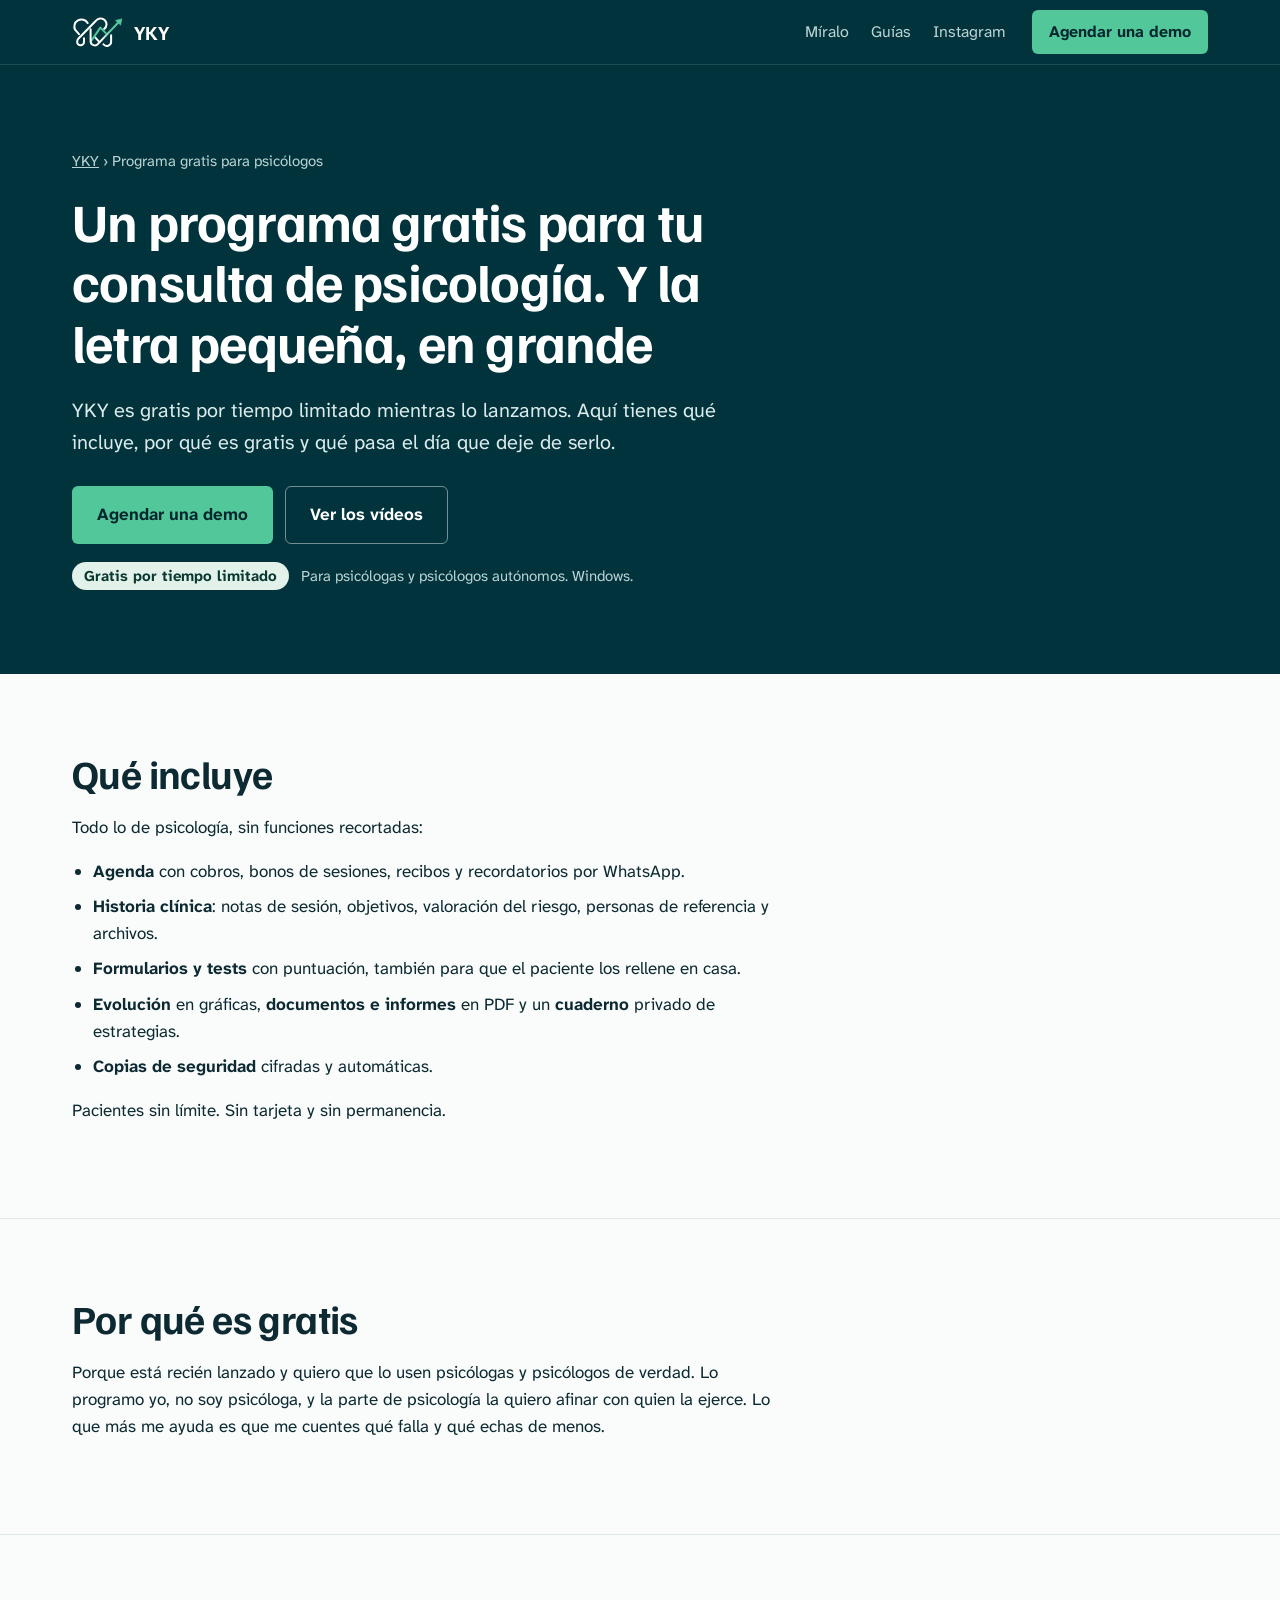
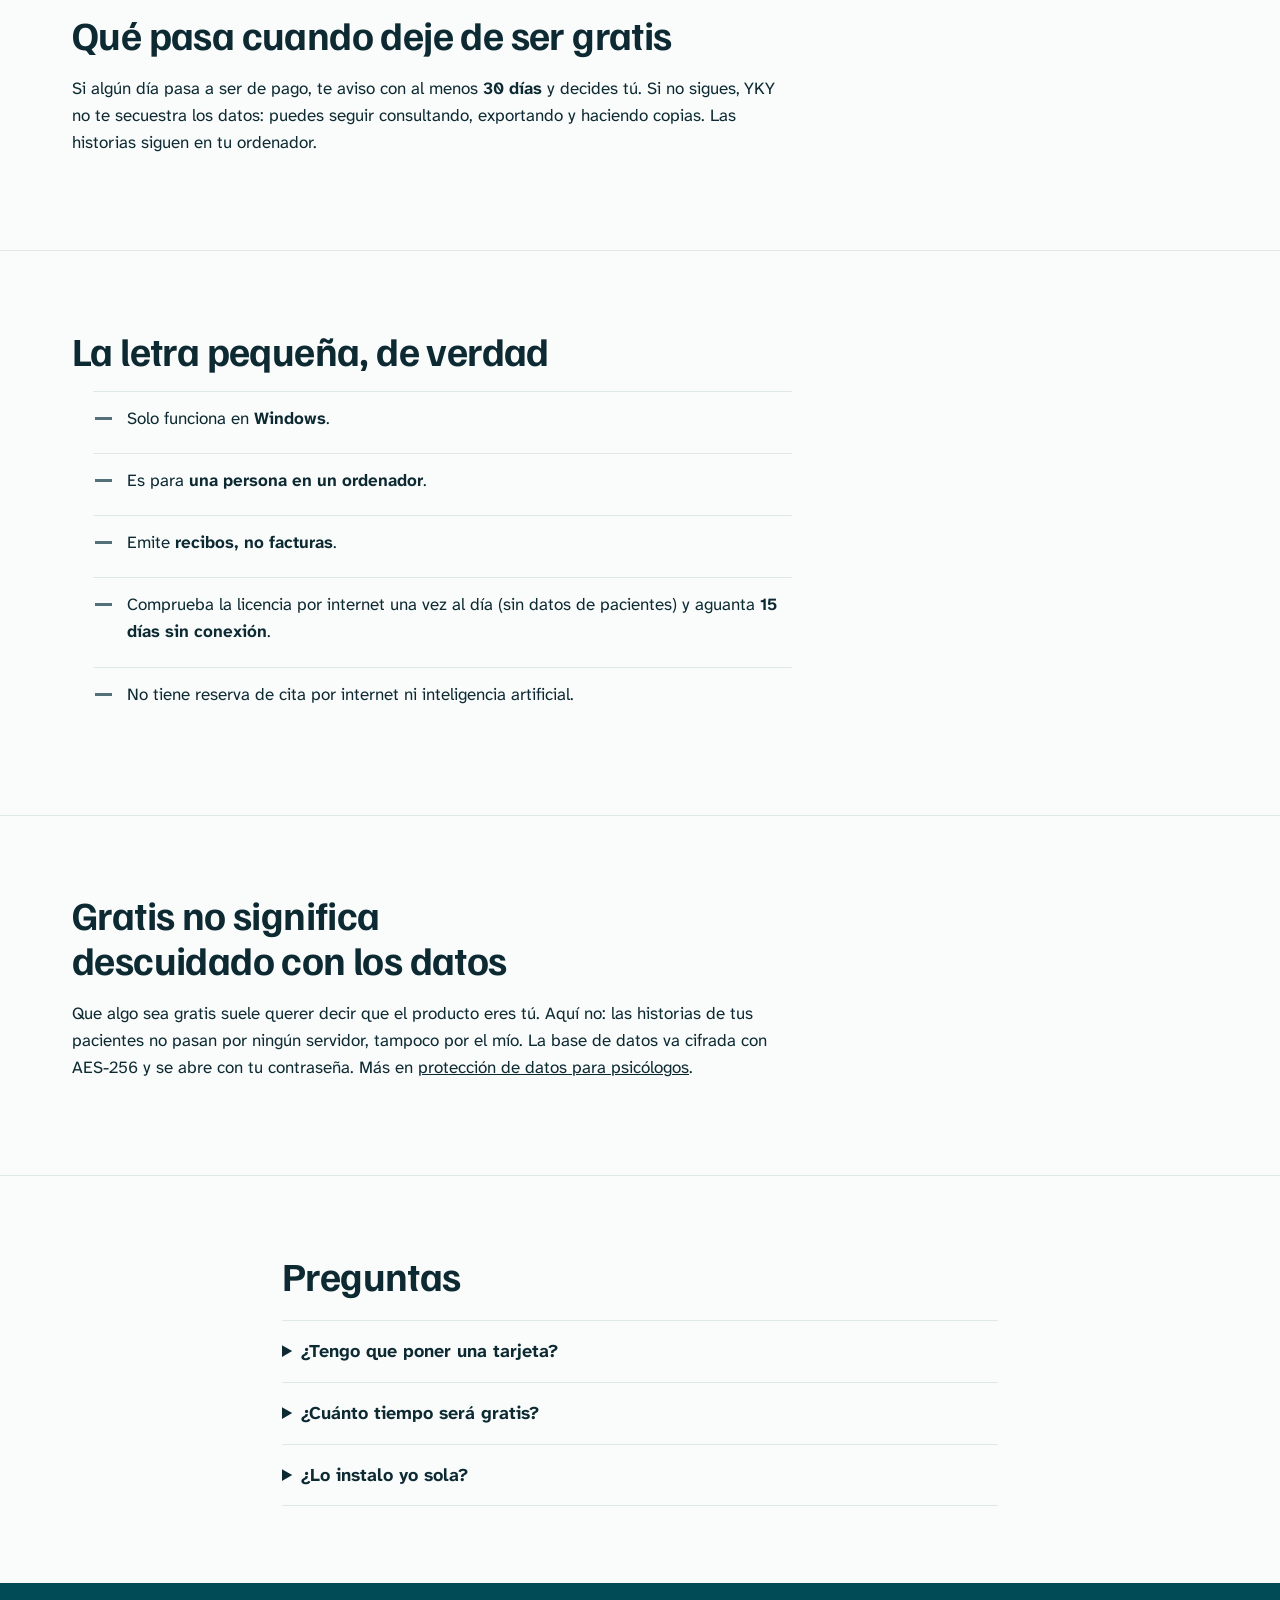
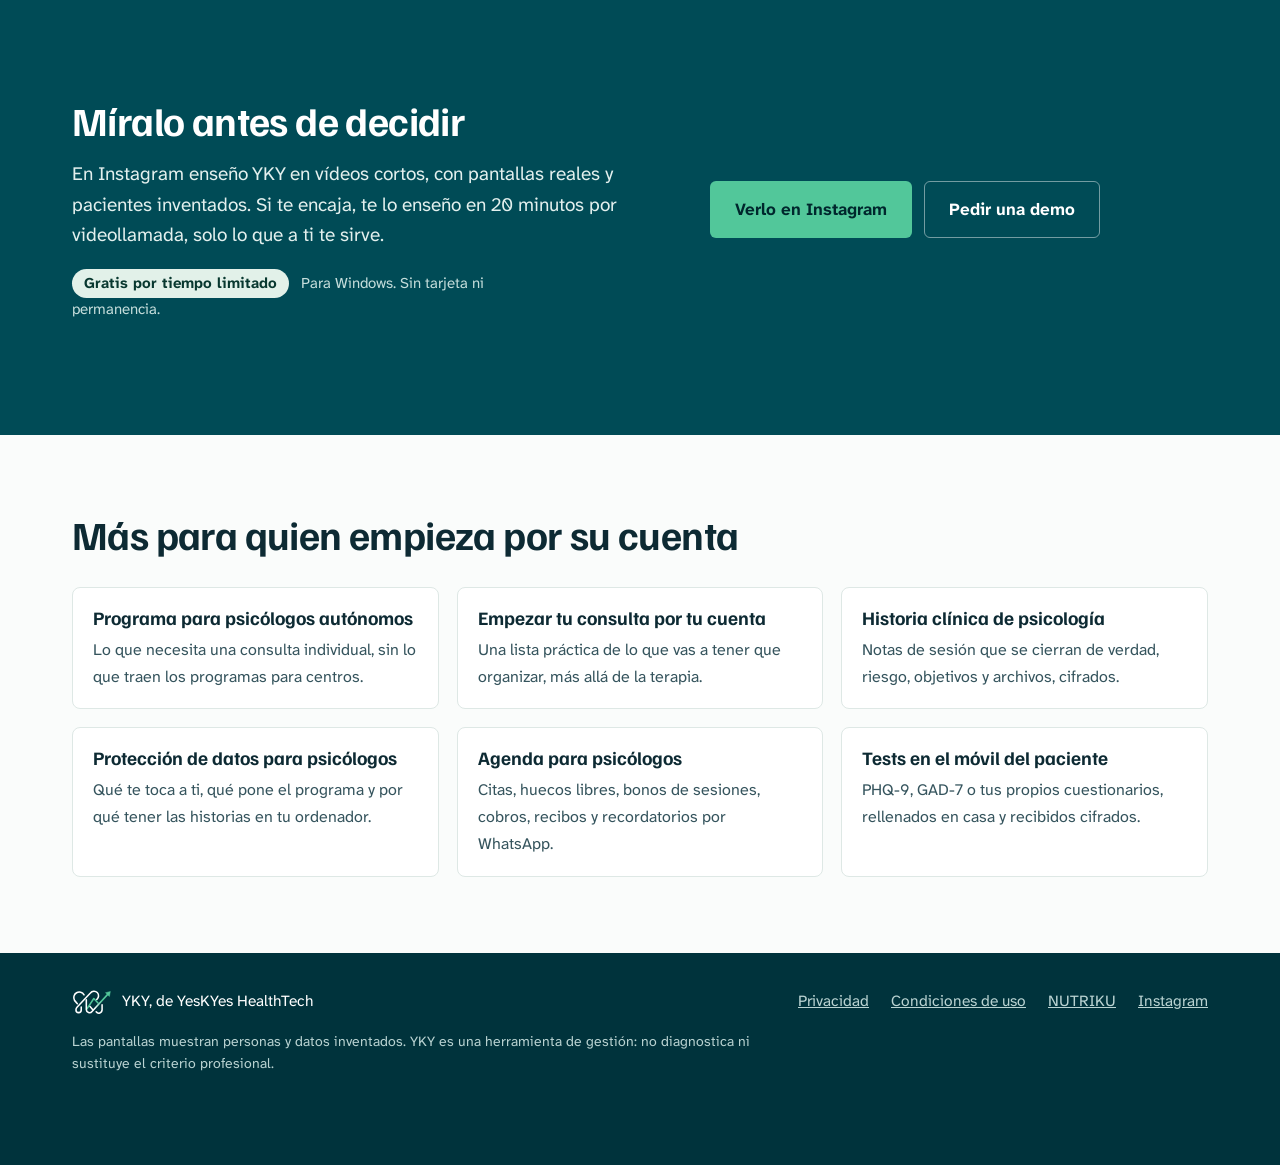
<file: programa-gratis-psicologos/index.html>
<!doctype html>
<html lang="es">
<head>
<meta charset="utf-8">
<meta name="viewport" content="width=device-width, initial-scale=1, viewport-fit=cover">
<title>Programa gratis para psicólogos autónomos, en tu ordenador · YKY</title>
<meta name="description" content="YKY es un programa gratuito por tiempo limitado para psicólogas y psicólogos autónomos: agenda, historia clínica, tests y recibos, cifrado en tu ordenador. Qué incluye y qué pasa después.">
<link rel="canonical" href="https://yky.nutriku.com/programa-gratis-psicologos/">
<meta name="theme-color" content="#00333C">
<meta property="og:type" content="article">
<meta property="og:locale" content="es_ES">
<meta property="og:url" content="https://yky.nutriku.com/programa-gratis-psicologos/">
<meta property="og:title" content="Un programa gratis para tu consulta de psicología. Y la letra pequeña, en grande">
<meta property="og:description" content="YKY es un programa gratuito por tiempo limitado para psicólogas y psicólogos autónomos: agenda, historia clínica, tests y recibos, cifrado en tu ordenador. Qué incluye y qué pasa después.">
<meta property="og:image" content="https://yky.nutriku.com/img/compartir.png">
<meta property="og:image:width" content="1200"><meta property="og:image:height" content="630">
<meta name="twitter:card" content="summary_large_image">
<link rel="icon" href="../img/icono.svg">
<link rel="preload" href="../fonts/familjen.woff2" as="font" type="font/woff2" crossorigin>
<link rel="stylesheet" href="../estilo.css">
<script type="application/ld+json">[{"@context":"https://schema.org","@type":"WebPage","name":"Un programa gratis para tu consulta de psicología. Y la letra pequeña, en grande","description":"YKY es un programa gratuito por tiempo limitado para psicólogas y psicólogos autónomos: agenda, historia clínica, tests y recibos, cifrado en tu ordenador. Qué incluye y qué pasa después.","url":"https://yky.nutriku.com/programa-gratis-psicologos/","inLanguage":"es-ES","dateModified":"2026-11-28","author":{"@type":"Person","name":"Rocío Gómez"},"about":{"@type":"SoftwareApplication","name":"YKY","applicationCategory":"BusinessApplication","operatingSystem":"Windows","offers":{"@type":"Offer","price":"0","priceCurrency":"EUR"}}},{"@context":"https://schema.org","@type":"BreadcrumbList","itemListElement":[{"@type":"ListItem","position":1,"name":"YKY","item":"https://yky.nutriku.com/"},{"@type":"ListItem","position":2,"name":"Programa gratis para psicólogos","item":"https://yky.nutriku.com/programa-gratis-psicologos/"}]},{"@context":"https://schema.org","@type":"FAQPage","mainEntity":[{"@type":"Question","name":"¿Tengo que poner una tarjeta?","acceptedAnswer":{"@type":"Answer","text":"No. No hay pago ni datos bancarios."}},{"@type":"Question","name":"¿Cuánto tiempo será gratis?","acceptedAnswer":{"@type":"Answer","text":"No tiene una fecha fijada. Si cambia, te aviso con al menos 30 días."}},{"@type":"Question","name":"¿Lo instalo yo sola?","acceptedAnswer":{"@type":"Answer","text":"Te envío el instalador y lo montamos juntas por videollamada: contraseña, membrete, copias y tu primera persona."}}]}]</script>
</head>
<body class="guia">
<a class="salta" href="#contenido">Ir al contenido</a>
<header class="barra">
  <div class="ancho">
    <a class="marca" href="../" aria-label="YKY, inicio"><img src="../img/marca-clara.svg" alt="" width="52" height="31"><span>YKY</span></a>
    <nav aria-label="Secciones"><a href="../#videos">Míralo</a><a href="../#guias">Guías</a><a href="https://www.instagram.com/rociogomez_nutriku" target="_blank" rel="noopener">Instagram</a></nav>
    <a class="boton menta" href="../#demo">Agendar una demo</a>
  </div>
</header>
<main id="contenido">
<section class="noche cabecera">
  <div class="ancho">
    <p class="migas"><a href="../">YKY</a> › Programa gratis para psicólogos</p>
    <h1>Un programa gratis para tu consulta de psicología. Y la letra pequeña, en grande</h1>
    <p class="entrada">YKY es gratis por tiempo limitado mientras lo lanzamos. Aquí tienes qué incluye, por qué es gratis y qué pasa el día que deje de serlo.</p>
    <div class="acciones"><a class="boton menta grande" href="../#demo">Agendar una demo</a><a class="boton linea grande" href="../#videos">Ver los vídeos</a></div>
    <p class="nota"><span class="gratis">Gratis por tiempo limitado</span> Para psicólogas y psicólogos autónomos. Windows.</p>
  </div>
</section>
<section class="dia"><div class="ancho"><div class="texto"><h2>Qué incluye</h2><p>Todo lo de psicología, sin funciones recortadas:</p>
<ul><li><strong>Agenda</strong> con cobros, bonos de sesiones, recibos y recordatorios por WhatsApp.</li><li><strong>Historia clínica</strong>: notas de sesión, objetivos, valoración del riesgo, personas de referencia y archivos.</li><li><strong>Formularios y tests</strong> con puntuación, también para que el paciente los rellene en casa.</li><li><strong>Evolución</strong> en gráficas, <strong>documentos e informes</strong> en PDF y un <strong>cuaderno</strong> privado de estrategias.</li><li><strong>Copias de seguridad</strong> cifradas y automáticas.</li></ul>
<p>Pacientes sin límite. Sin tarjeta y sin permanencia.</p></div></div></section>
<section class="dia borde"><div class="ancho"><div class="texto"><h2>Por qué es gratis</h2><p>Porque está recién lanzado y quiero que lo usen psicólogas y psicólogos de verdad. Lo programo yo, no soy psicóloga, y la parte de psicología la quiero afinar con quien la ejerce. Lo que más me ayuda es que me cuentes qué falla y qué echas de menos.</p></div></div></section>
<section class="dia borde"><div class="ancho"><div class="texto"><h2>Qué pasa cuando deje de ser gratis</h2><p>Si algún día pasa a ser de pago, te aviso con al menos <strong>30 días</strong> y decides tú. Si no sigues, YKY no te secuestra los datos: puedes seguir consultando, exportando y haciendo copias. Las historias siguen en tu ordenador.</p></div></div></section>
<section class="dia borde"><div class="ancho"><div class="texto"><h2>La letra pequeña, de verdad</h2><ul class="noes"><li>Solo funciona en <strong>Windows</strong>.</li><li>Es para <strong>una persona en un ordenador</strong>.</li><li>Emite <strong>recibos, no facturas</strong>.</li><li>Comprueba la licencia por internet una vez al día (sin datos de pacientes) y aguanta <strong>15 días sin conexión</strong>.</li><li>No tiene reserva de cita por internet ni inteligencia artificial.</li></ul></div></div></section>
<section class="dia borde"><div class="ancho"><div class="texto"><h2>Gratis no significa descuidado con los datos</h2><p>Que algo sea gratis suele querer decir que el producto eres tú. Aquí no: las historias de tus pacientes no pasan por ningún servidor, tampoco por el mío. La base de datos va cifrada con AES-256 y se abre con tu contraseña. Más en <a href="../proteccion-datos-psicologos/">protección de datos para psicólogos</a>.</p></div></div></section>
<section class="dia borde">
  <div class="ancho estrecho"><h2>Preguntas</h2><div style="margin-top:22px"><details><summary>¿Tengo que poner una tarjeta?</summary><p>No. No hay pago ni datos bancarios.</p></details><details><summary>¿Cuánto tiempo será gratis?</summary><p>No tiene una fecha fijada. Si cambia, te aviso con al menos 30 días.</p></details><details><summary>¿Lo instalo yo sola?</summary><p>Te envío el instalador y lo montamos juntas por videollamada: contraseña, membrete, copias y tu primera persona.</p></details></div></div>
</section>
<section class="sello" id="instagram">
  <div class="ancho insta">
    <div><h2>Míralo antes de decidir</h2><p>En Instagram enseño YKY en vídeos cortos, con pantallas reales y pacientes inventados. Si te encaja, te lo enseño en 20 minutos por videollamada, solo lo que a ti te sirve.</p><p class="nota"><span class="gratis">Gratis por tiempo limitado</span> Para Windows. Sin tarjeta ni permanencia.</p></div>
    <div class="acciones"><a class="boton menta grande" href="https://www.instagram.com/rociogomez_nutriku" target="_blank" rel="noopener">Verlo en Instagram</a><a class="boton linea grande" href="../#demo">Pedir una demo</a></div>
  </div>
</section>
<section class="dia">
  <div class="ancho"><h2>Más para quien empieza por su cuenta</h2><ul class="guias"><li><a href="../programa-psicologos-autonomos/"><b>Programa para psicólogos autónomos</b><span>Lo que necesita una consulta individual, sin lo que traen los programas para centros.</span></a></li><li><a href="../empezar-consulta-psicologia/"><b>Empezar tu consulta por tu cuenta</b><span>Una lista práctica de lo que vas a tener que organizar, más allá de la terapia.</span></a></li><li><a href="../historia-clinica-psicologia/"><b>Historia clínica de psicología</b><span>Notas de sesión que se cierran de verdad, riesgo, objetivos y archivos, cifrados.</span></a></li><li><a href="../proteccion-datos-psicologos/"><b>Protección de datos para psicólogos</b><span>Qué te toca a ti, qué pone el programa y por qué tener las historias en tu ordenador.</span></a></li><li><a href="../agenda-psicologos/"><b>Agenda para psicólogos</b><span>Citas, huecos libres, bonos de sesiones, cobros, recibos y recordatorios por WhatsApp.</span></a></li><li><a href="../tests-psicologicos-paciente/"><b>Tests en el móvil del paciente</b><span>PHQ-9, GAD-7 o tus propios cuestionarios, rellenados en casa y recibidos cifrados.</span></a></li></ul></div>
</section>
</main>
<footer><div class="ancho"><span><img src="../img/marca-clara.svg" alt="" width="40" height="24"> YKY, de YesKYes HealthTech</span><nav aria-label="Legal"><a href="../privacidad.html">Privacidad</a><a href="../condiciones.html">Condiciones de uso</a><a href="https://nutriku.com/" target="_blank" rel="noopener">NUTRIKU</a><a href="https://www.instagram.com/rociogomez_nutriku" target="_blank" rel="noopener">Instagram</a></nav><small>Las pantallas muestran personas y datos inventados. YKY es una herramienta de gestión: no diagnostica ni sustituye el criterio profesional.</small></div></footer>
</body>
</html>
</file>
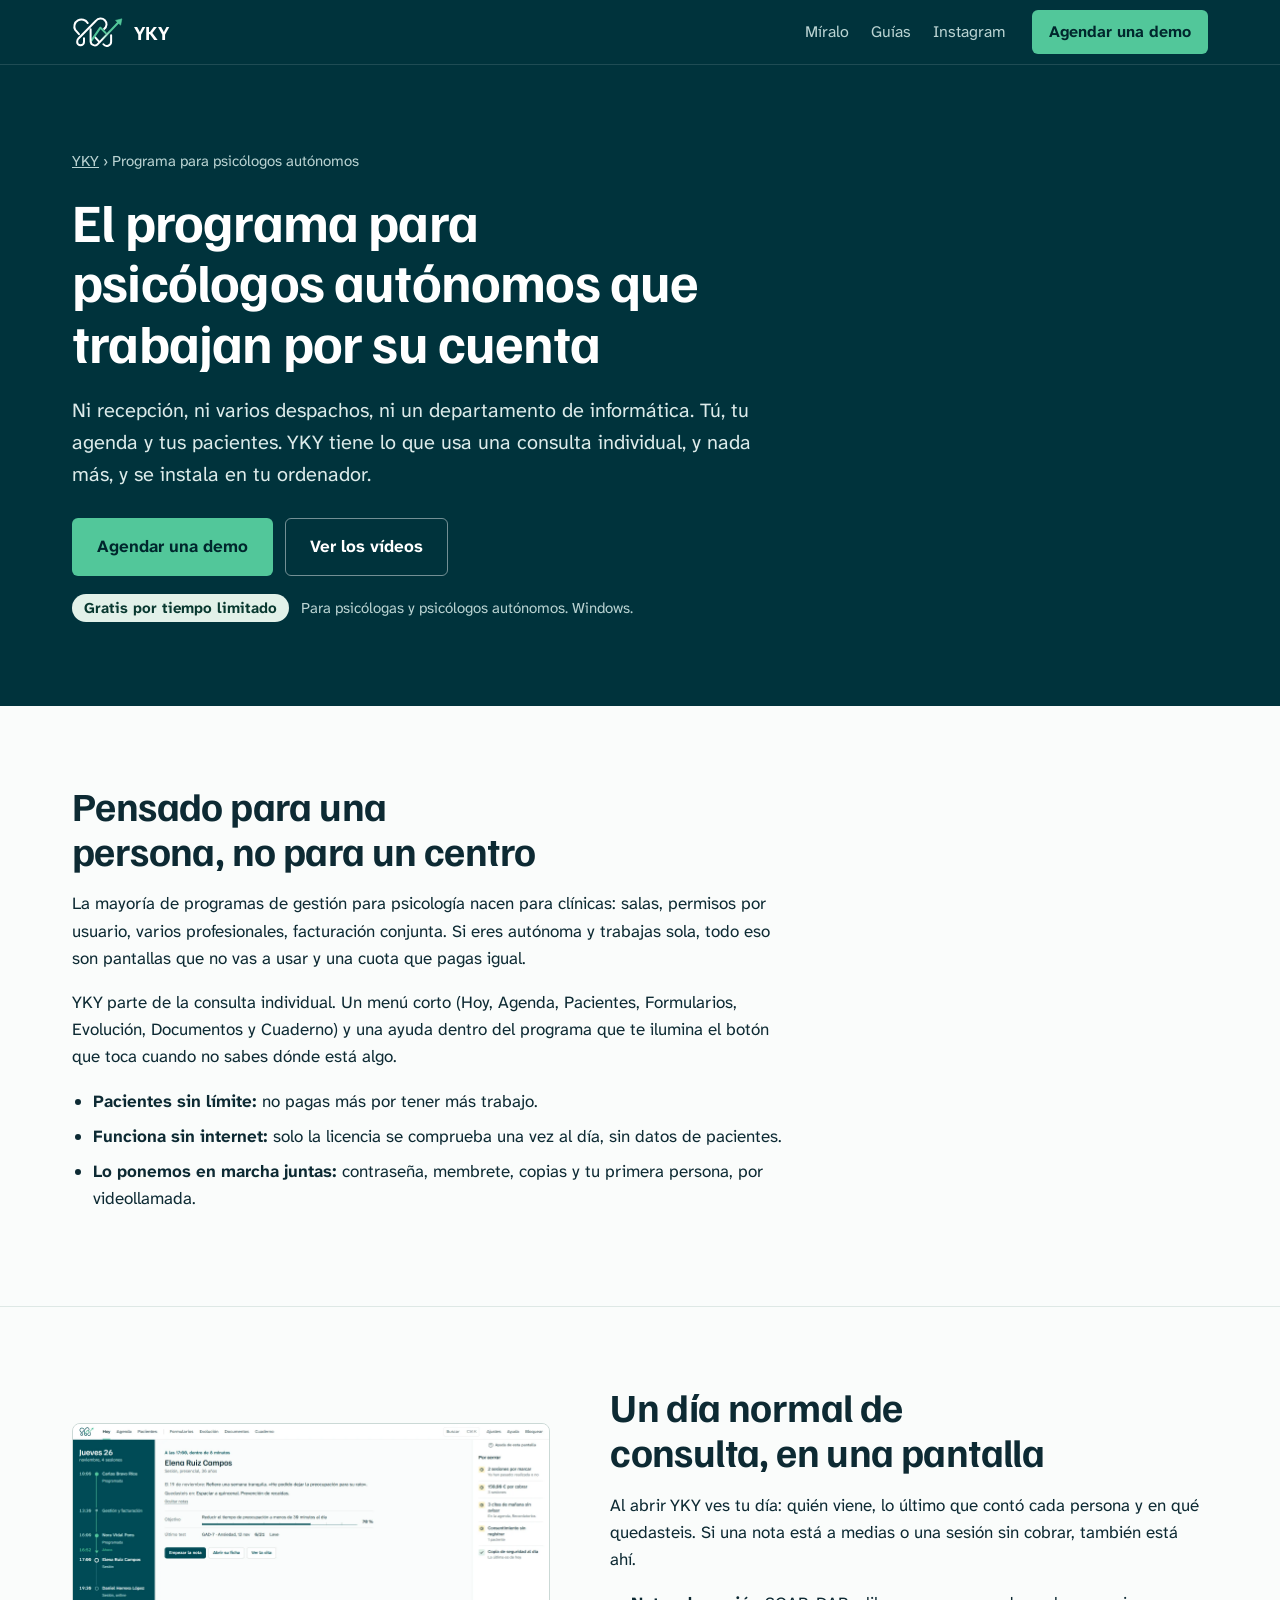
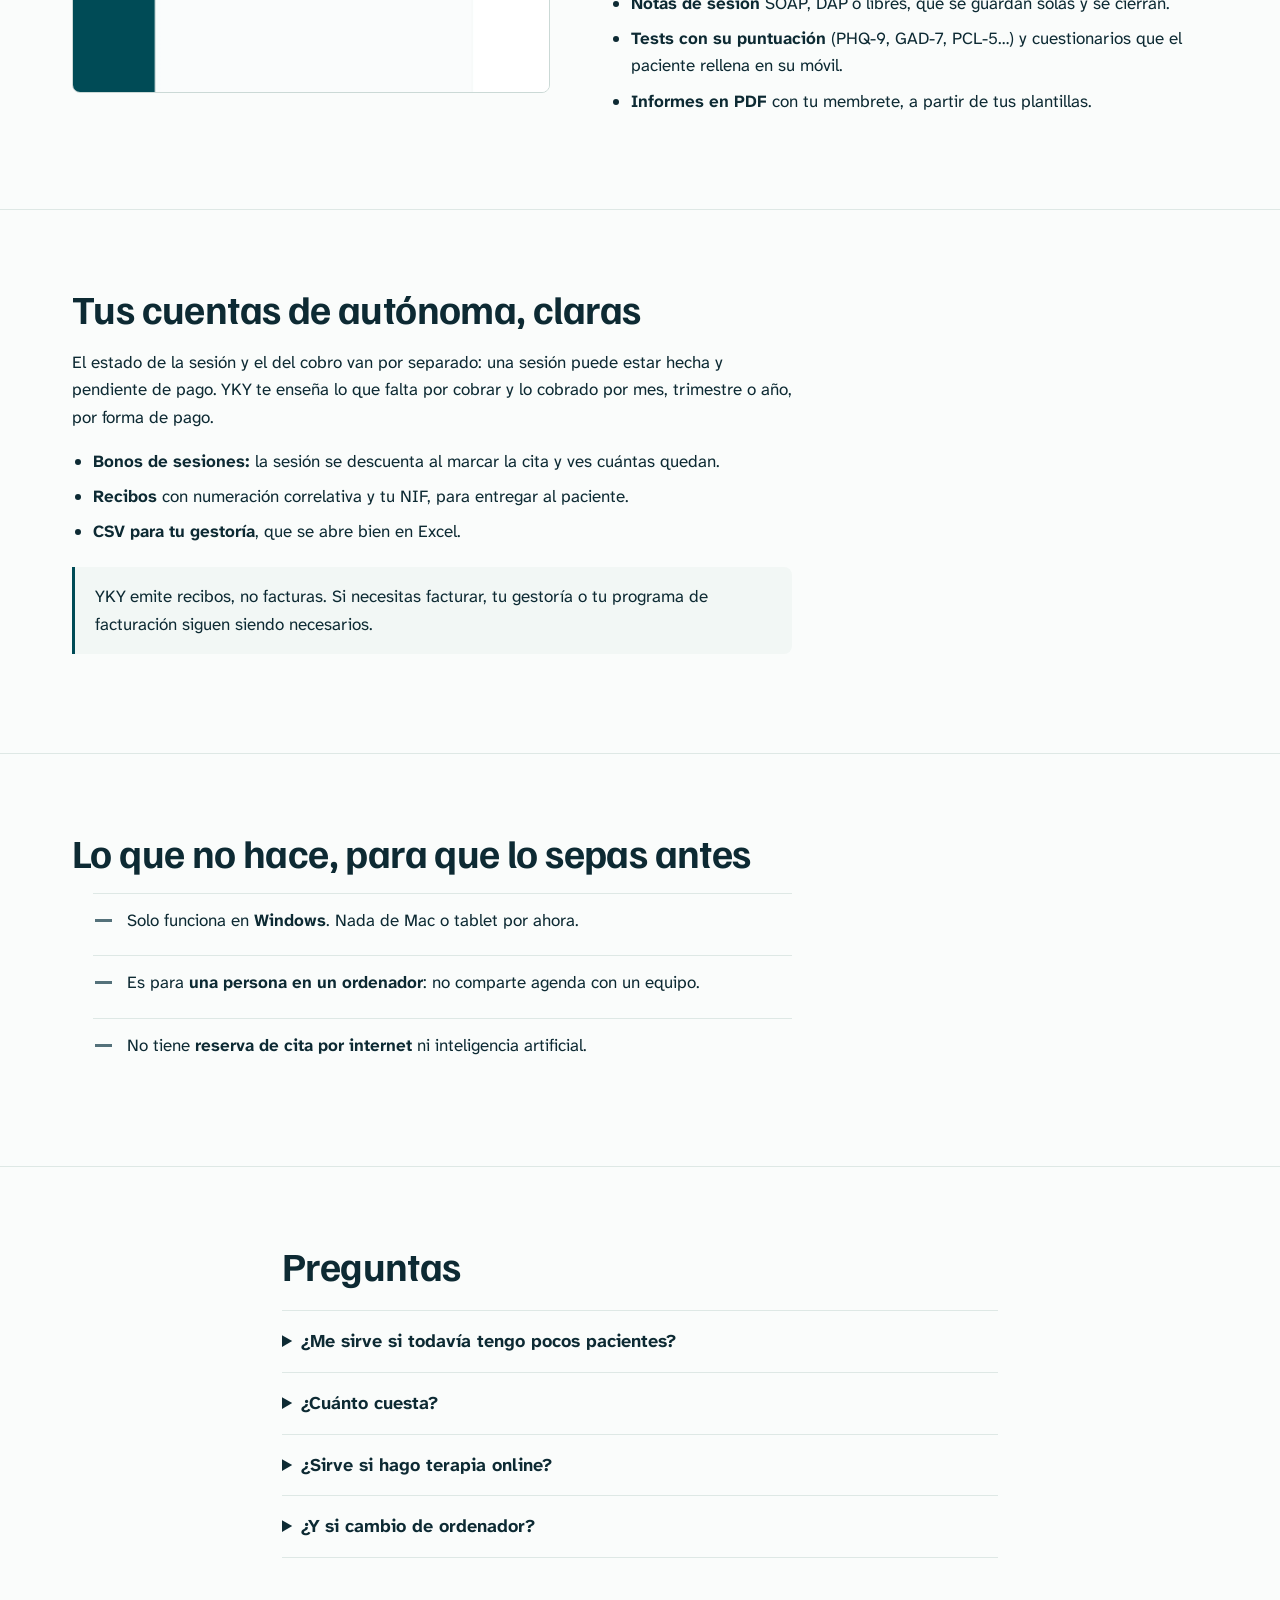
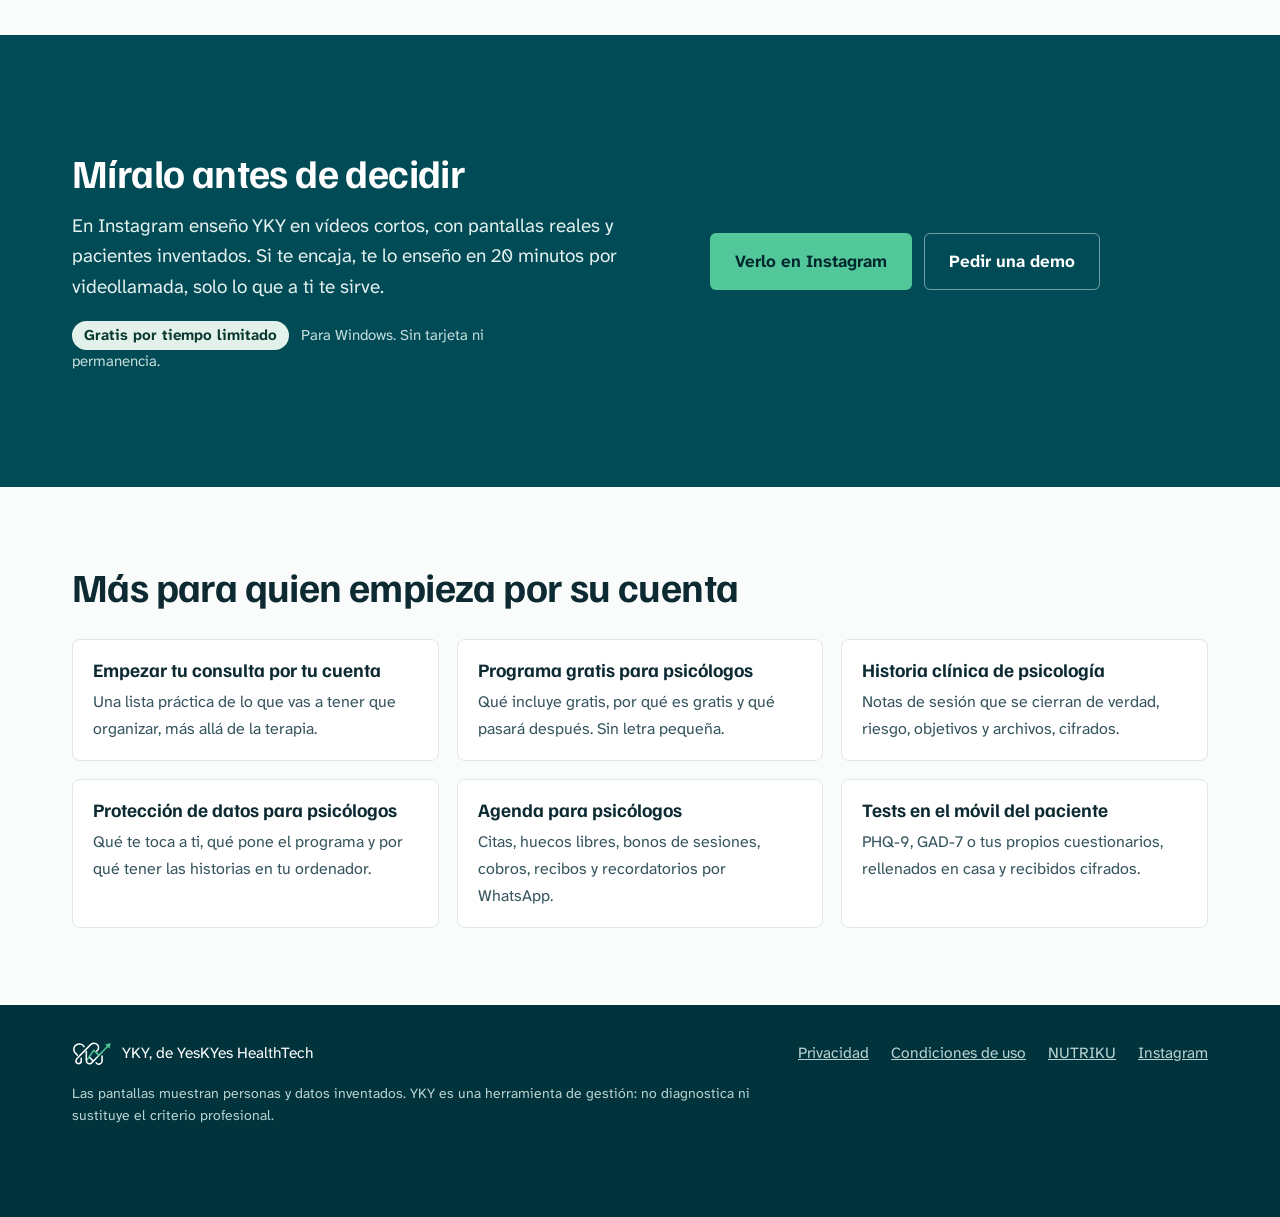
<file: programa-psicologos-autonomos/index.html>
<!doctype html>
<html lang="es">
<head>
<meta charset="utf-8">
<meta name="viewport" content="width=device-width, initial-scale=1, viewport-fit=cover">
<title>Programa para psicólogos autónomos: agenda, historia clínica y cobros · YKY</title>
<meta name="description" content="Programa de gestión para psicólogas y psicólogos autónomos con consulta individual: agenda, historia clínica, tests, recibos e informes en tu ordenador, cifrado. Gratis por tiempo limitado.">
<link rel="canonical" href="https://yky.nutriku.com/programa-psicologos-autonomos/">
<meta name="theme-color" content="#00333C">
<meta property="og:type" content="article">
<meta property="og:locale" content="es_ES">
<meta property="og:url" content="https://yky.nutriku.com/programa-psicologos-autonomos/">
<meta property="og:title" content="El programa para psicólogos autónomos que trabajan por su cuenta">
<meta property="og:description" content="Programa de gestión para psicólogas y psicólogos autónomos con consulta individual: agenda, historia clínica, tests, recibos e informes en tu ordenador, cifrado. Gratis por tiempo limitado.">
<meta property="og:image" content="https://yky.nutriku.com/img/compartir.png">
<meta property="og:image:width" content="1200"><meta property="og:image:height" content="630">
<meta name="twitter:card" content="summary_large_image">
<link rel="icon" href="../img/icono.svg">
<link rel="preload" href="../fonts/familjen.woff2" as="font" type="font/woff2" crossorigin>
<link rel="stylesheet" href="../estilo.css">
<script type="application/ld+json">[{"@context":"https://schema.org","@type":"WebPage","name":"El programa para psicólogos autónomos que trabajan por su cuenta","description":"Programa de gestión para psicólogas y psicólogos autónomos con consulta individual: agenda, historia clínica, tests, recibos e informes en tu ordenador, cifrado. Gratis por tiempo limitado.","url":"https://yky.nutriku.com/programa-psicologos-autonomos/","inLanguage":"es-ES","dateModified":"2026-11-28","author":{"@type":"Person","name":"Rocío Gómez"},"about":{"@type":"SoftwareApplication","name":"YKY","applicationCategory":"BusinessApplication","operatingSystem":"Windows","offers":{"@type":"Offer","price":"0","priceCurrency":"EUR"}}},{"@context":"https://schema.org","@type":"BreadcrumbList","itemListElement":[{"@type":"ListItem","position":1,"name":"YKY","item":"https://yky.nutriku.com/"},{"@type":"ListItem","position":2,"name":"Programa para psicólogos autónomos","item":"https://yky.nutriku.com/programa-psicologos-autonomos/"}]},{"@context":"https://schema.org","@type":"FAQPage","mainEntity":[{"@type":"Question","name":"¿Me sirve si todavía tengo pocos pacientes?","acceptedAnswer":{"@type":"Answer","text":"Está pensado justo para eso: lo montas una vez y crece contigo, sin pagar más por tener más pacientes. Empezar ordenada es mucho más fácil que ordenar después."}},{"@type":"Question","name":"¿Cuánto cuesta?","acceptedAnswer":{"@type":"Answer","text":"Ahora mismo es gratuito, por tiempo limitado, mientras lo lanzamos. Si algún día pasa a ser de pago, te aviso con al menos 30 días y decides tú."}},{"@type":"Question","name":"¿Sirve si hago terapia online?","acceptedAnswer":{"@type":"Answer","text":"Sí. Cada cita online guarda el enlace de tu sala (Zoom, Meet o Jitsi) y lo abres desde la cita. El recordatorio por WhatsApp puede llevar el enlace."}},{"@type":"Question","name":"¿Y si cambio de ordenador?","acceptedAnswer":{"@type":"Answer","text":"La licencia va en un ordenador. Cuando cambias, la paso al nuevo, restauras tu copia y sigues donde lo dejaste."}}]}]</script>
</head>
<body class="guia">
<a class="salta" href="#contenido">Ir al contenido</a>
<header class="barra">
  <div class="ancho">
    <a class="marca" href="../" aria-label="YKY, inicio"><img src="../img/marca-clara.svg" alt="" width="52" height="31"><span>YKY</span></a>
    <nav aria-label="Secciones"><a href="../#videos">Míralo</a><a href="../#guias">Guías</a><a href="https://www.instagram.com/rociogomez_nutriku" target="_blank" rel="noopener">Instagram</a></nav>
    <a class="boton menta" href="../#demo">Agendar una demo</a>
  </div>
</header>
<main id="contenido">
<section class="noche cabecera">
  <div class="ancho">
    <p class="migas"><a href="../">YKY</a> › Programa para psicólogos autónomos</p>
    <h1>El programa para psicólogos autónomos que trabajan por su cuenta</h1>
    <p class="entrada">Ni recepción, ni varios despachos, ni un departamento de informática. Tú, tu agenda y tus pacientes. YKY tiene lo que usa una consulta individual, y nada más, y se instala en tu ordenador.</p>
    <div class="acciones"><a class="boton menta grande" href="../#demo">Agendar una demo</a><a class="boton linea grande" href="../#videos">Ver los vídeos</a></div>
    <p class="nota"><span class="gratis">Gratis por tiempo limitado</span> Para psicólogas y psicólogos autónomos. Windows.</p>
  </div>
</section>
<section class="dia"><div class="ancho"><div class="texto"><h2>Pensado para una persona, no para un centro</h2><p>La mayoría de programas de gestión para psicología nacen para clínicas: salas, permisos por usuario, varios profesionales, facturación conjunta. Si eres autónoma y trabajas sola, todo eso son pantallas que no vas a usar y una cuota que pagas igual.</p>
<p>YKY parte de la consulta individual. Un menú corto (Hoy, Agenda, Pacientes, Formularios, Evolución, Documentos y Cuaderno) y una ayuda dentro del programa que te ilumina el botón que toca cuando no sabes dónde está algo.</p>
<ul><li><strong>Pacientes sin límite:</strong> no pagas más por tener más trabajo.</li><li><strong>Funciona sin internet:</strong> solo la licencia se comprueba una vez al día, sin datos de pacientes.</li><li><strong>Lo ponemos en marcha juntas:</strong> contraseña, membrete, copias y tu primera persona, por videollamada.</li></ul></div></div></section>
<section class="dia borde"><div class="ancho partido inverso"><figure class="marco"><img loading="lazy" src="../img/hoy.webp" width="1920" height="1080" alt="Pantalla Hoy de YKY: las citas del día, lo último que contó la paciente, en qué quedasteis y lo que queda por cerrar"></figure><div class="texto"><h2>Un día normal de consulta, en una pantalla</h2><p>Al abrir YKY ves tu día: quién viene, lo último que contó cada persona y en qué quedasteis. Si una nota está a medias o una sesión sin cobrar, también está ahí.</p>
<ul><li><strong>Notas de sesión</strong> SOAP, DAP o libres, que se guardan solas y se cierran.</li><li><strong>Tests con su puntuación</strong> (PHQ-9, GAD-7, PCL-5…) y cuestionarios que el paciente rellena en su móvil.</li><li><strong>Informes en PDF</strong> con tu membrete, a partir de tus plantillas.</li></ul></div></div></section>
<section class="dia borde"><div class="ancho"><div class="texto"><h2>Tus cuentas de autónoma, claras</h2><p>El estado de la sesión y el del cobro van por separado: una sesión puede estar hecha y pendiente de pago. YKY te enseña lo que falta por cobrar y lo cobrado por mes, trimestre o año, por forma de pago.</p>
<ul><li><strong>Bonos de sesiones:</strong> la sesión se descuenta al marcar la cita y ves cuántas quedan.</li><li><strong>Recibos</strong> con numeración correlativa y tu NIF, para entregar al paciente.</li><li><strong>CSV para tu gestoría</strong>, que se abre bien en Excel.</li></ul>
<div class="aparte"><p>YKY emite recibos, no facturas. Si necesitas facturar, tu gestoría o tu programa de facturación siguen siendo necesarios.</p></div></div></div></section>
<section class="dia borde"><div class="ancho"><div class="texto"><h2>Lo que no hace, para que lo sepas antes</h2><ul class="noes"><li>Solo funciona en <strong>Windows</strong>. Nada de Mac o tablet por ahora.</li><li>Es para <strong>una persona en un ordenador</strong>: no comparte agenda con un equipo.</li><li>No tiene <strong>reserva de cita por internet</strong> ni inteligencia artificial.</li></ul></div></div></section>
<section class="dia borde">
  <div class="ancho estrecho"><h2>Preguntas</h2><div style="margin-top:22px"><details><summary>¿Me sirve si todavía tengo pocos pacientes?</summary><p>Está pensado justo para eso: lo montas una vez y crece contigo, sin pagar más por tener más pacientes. Empezar ordenada es mucho más fácil que ordenar después.</p></details><details><summary>¿Cuánto cuesta?</summary><p>Ahora mismo es gratuito, por tiempo limitado, mientras lo lanzamos. Si algún día pasa a ser de pago, te aviso con al menos 30 días y decides tú.</p></details><details><summary>¿Sirve si hago terapia online?</summary><p>Sí. Cada cita online guarda el enlace de tu sala (Zoom, Meet o Jitsi) y lo abres desde la cita. El recordatorio por WhatsApp puede llevar el enlace.</p></details><details><summary>¿Y si cambio de ordenador?</summary><p>La licencia va en un ordenador. Cuando cambias, la paso al nuevo, restauras tu copia y sigues donde lo dejaste.</p></details></div></div>
</section>
<section class="sello" id="instagram">
  <div class="ancho insta">
    <div><h2>Míralo antes de decidir</h2><p>En Instagram enseño YKY en vídeos cortos, con pantallas reales y pacientes inventados. Si te encaja, te lo enseño en 20 minutos por videollamada, solo lo que a ti te sirve.</p><p class="nota"><span class="gratis">Gratis por tiempo limitado</span> Para Windows. Sin tarjeta ni permanencia.</p></div>
    <div class="acciones"><a class="boton menta grande" href="https://www.instagram.com/rociogomez_nutriku" target="_blank" rel="noopener">Verlo en Instagram</a><a class="boton linea grande" href="../#demo">Pedir una demo</a></div>
  </div>
</section>
<section class="dia">
  <div class="ancho"><h2>Más para quien empieza por su cuenta</h2><ul class="guias"><li><a href="../empezar-consulta-psicologia/"><b>Empezar tu consulta por tu cuenta</b><span>Una lista práctica de lo que vas a tener que organizar, más allá de la terapia.</span></a></li><li><a href="../programa-gratis-psicologos/"><b>Programa gratis para psicólogos</b><span>Qué incluye gratis, por qué es gratis y qué pasará después. Sin letra pequeña.</span></a></li><li><a href="../historia-clinica-psicologia/"><b>Historia clínica de psicología</b><span>Notas de sesión que se cierran de verdad, riesgo, objetivos y archivos, cifrados.</span></a></li><li><a href="../proteccion-datos-psicologos/"><b>Protección de datos para psicólogos</b><span>Qué te toca a ti, qué pone el programa y por qué tener las historias en tu ordenador.</span></a></li><li><a href="../agenda-psicologos/"><b>Agenda para psicólogos</b><span>Citas, huecos libres, bonos de sesiones, cobros, recibos y recordatorios por WhatsApp.</span></a></li><li><a href="../tests-psicologicos-paciente/"><b>Tests en el móvil del paciente</b><span>PHQ-9, GAD-7 o tus propios cuestionarios, rellenados en casa y recibidos cifrados.</span></a></li></ul></div>
</section>
</main>
<footer><div class="ancho"><span><img src="../img/marca-clara.svg" alt="" width="40" height="24"> YKY, de YesKYes HealthTech</span><nav aria-label="Legal"><a href="../privacidad.html">Privacidad</a><a href="../condiciones.html">Condiciones de uso</a><a href="https://nutriku.com/" target="_blank" rel="noopener">NUTRIKU</a><a href="https://www.instagram.com/rociogomez_nutriku" target="_blank" rel="noopener">Instagram</a></nav><small>Las pantallas muestran personas y datos inventados. YKY es una herramienta de gestión: no diagnostica ni sustituye el criterio profesional.</small></div></footer>
</body>
</html>
</file>
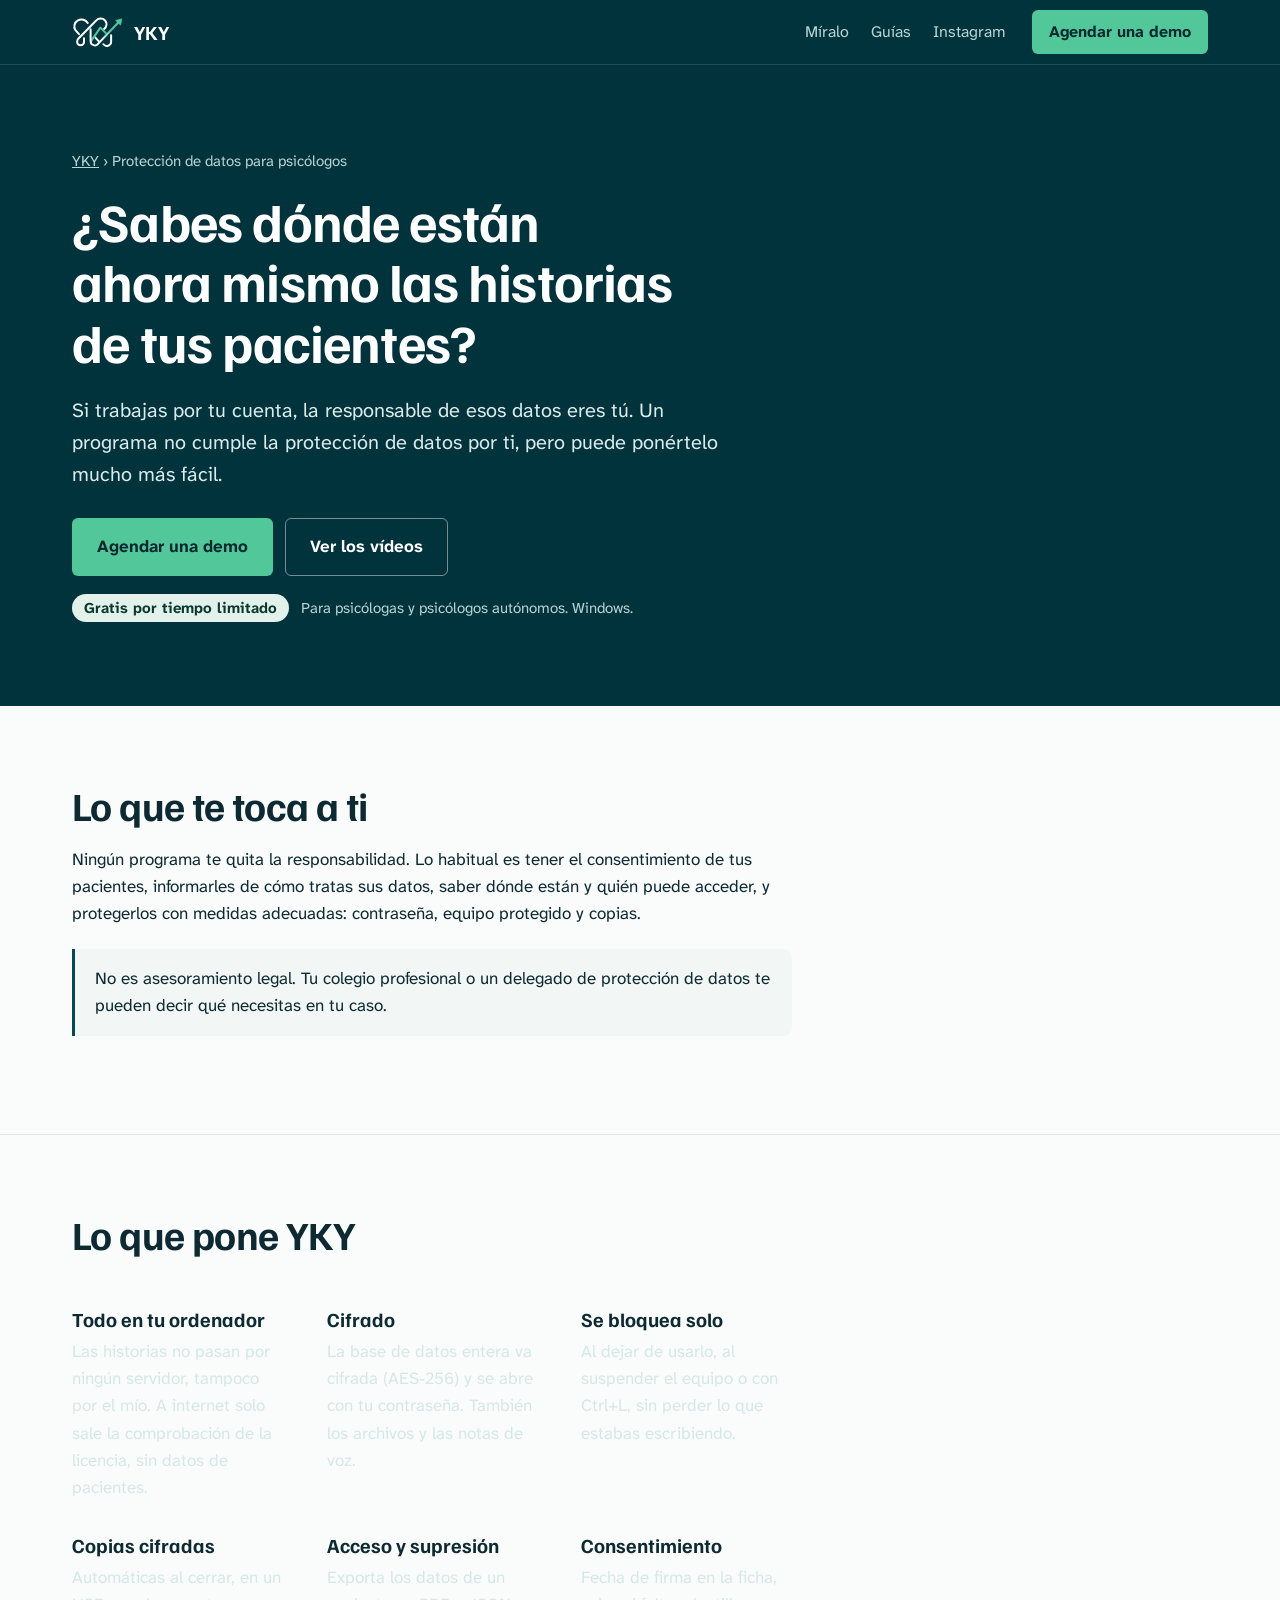
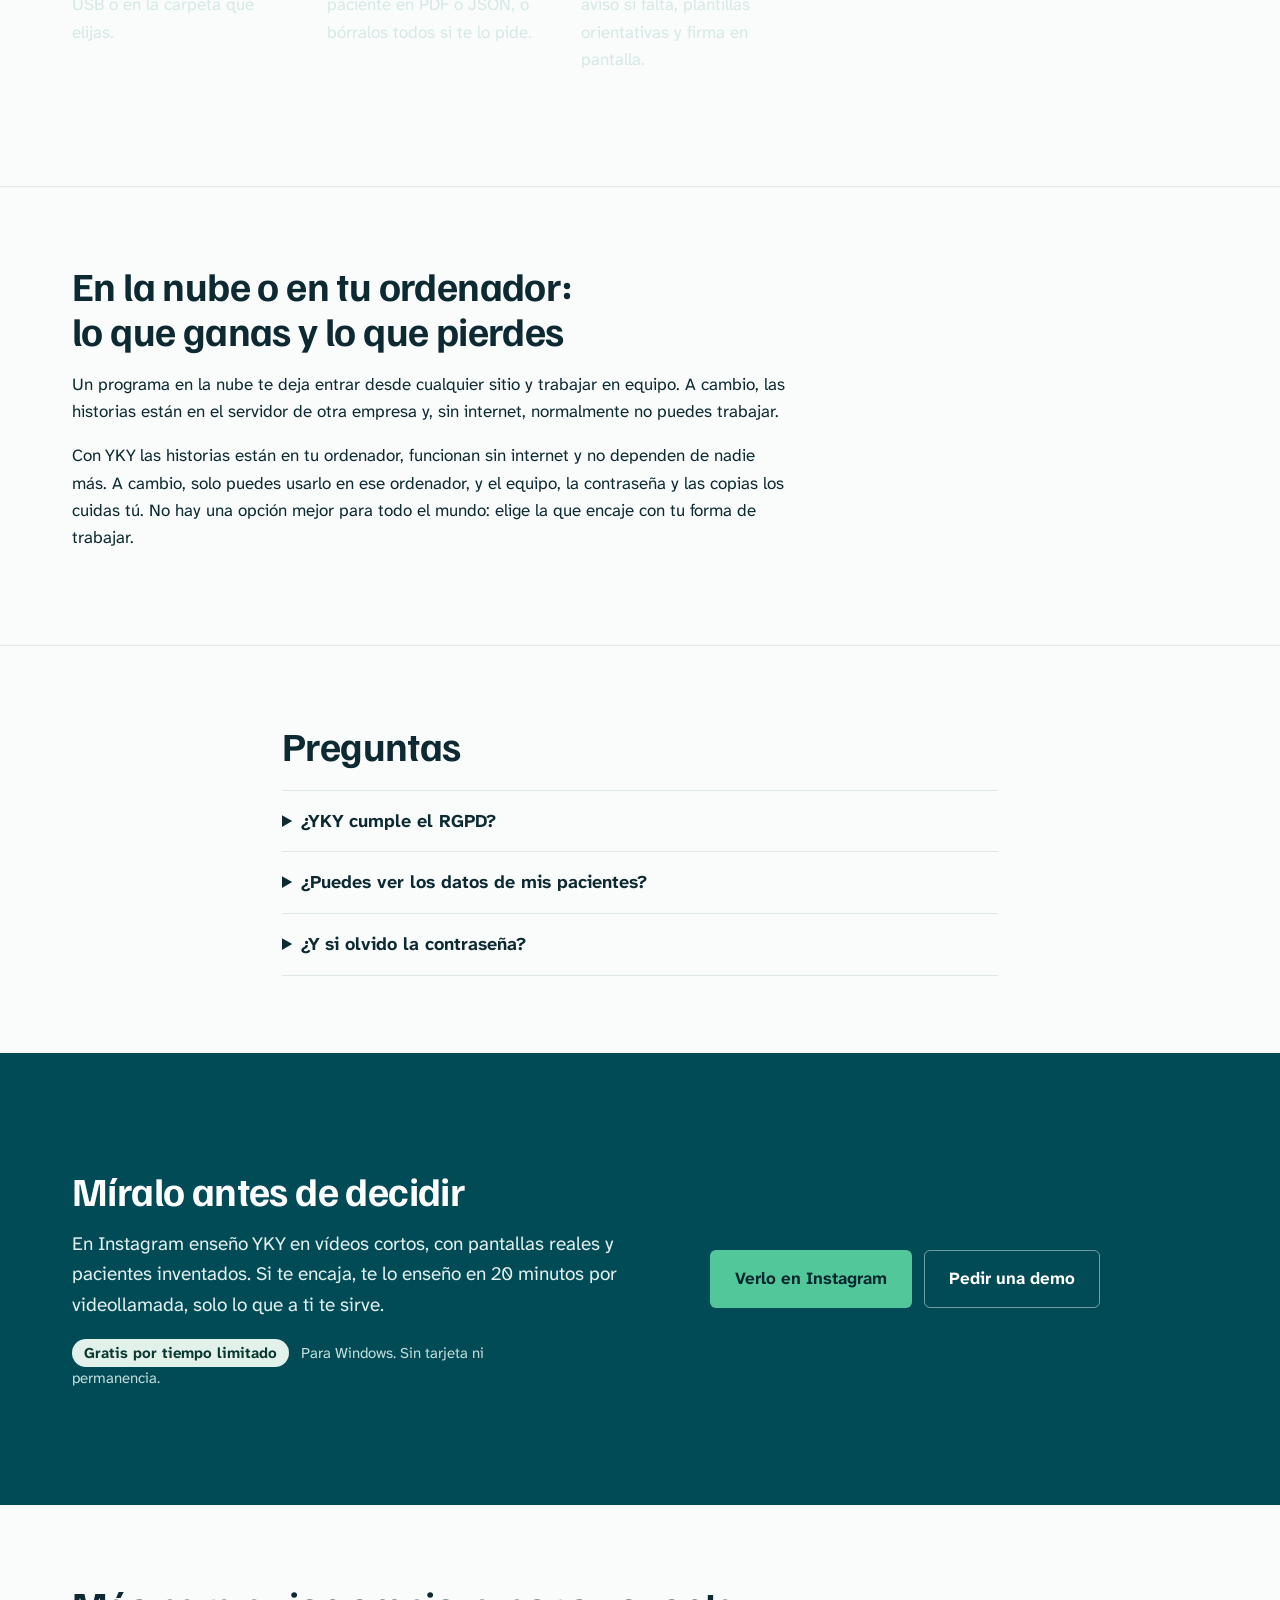
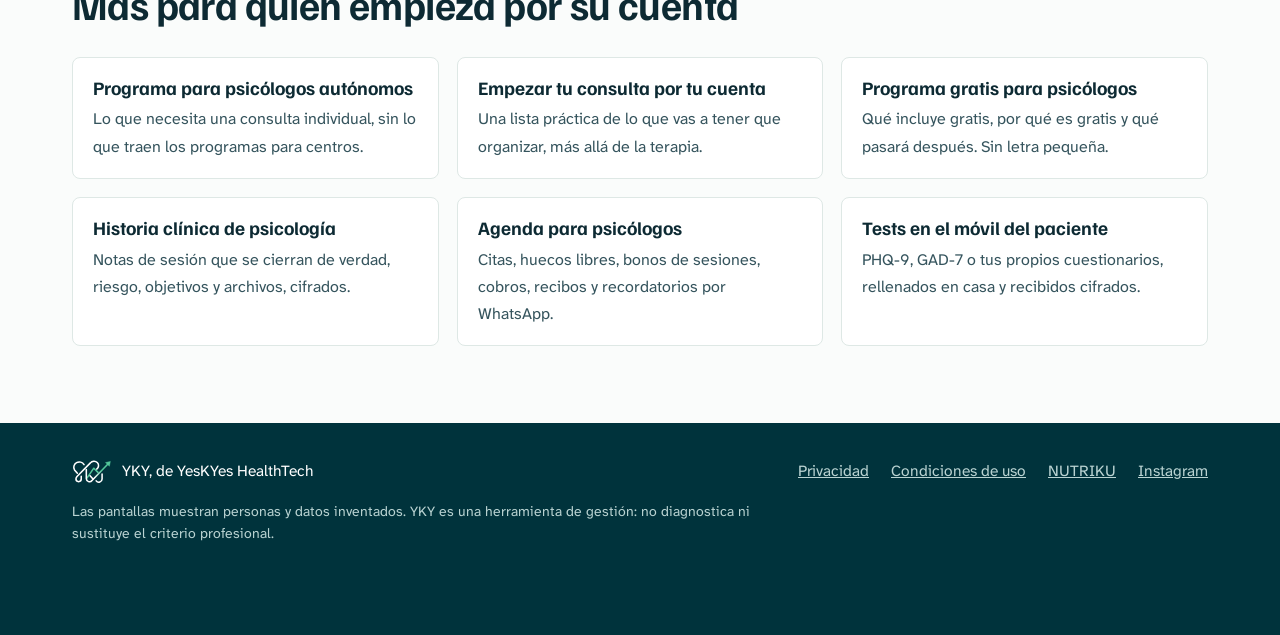
<file: proteccion-datos-psicologos/index.html>
<!doctype html>
<html lang="es">
<head>
<meta charset="utf-8">
<meta name="viewport" content="width=device-width, initial-scale=1, viewport-fit=cover">
<title>Protección de datos para psicólogos autónomos: las historias en tu ordenador · YKY</title>
<meta name="description" content="Si trabajas como psicóloga autónoma, eres responsable de los datos de tus pacientes. Qué te toca a ti y qué pone YKY: historias cifradas en tu ordenador, contraseña, copias y exportación.">
<link rel="canonical" href="https://yky.nutriku.com/proteccion-datos-psicologos/">
<meta name="theme-color" content="#00333C">
<meta property="og:type" content="article">
<meta property="og:locale" content="es_ES">
<meta property="og:url" content="https://yky.nutriku.com/proteccion-datos-psicologos/">
<meta property="og:title" content="¿Sabes dónde están ahora mismo las historias de tus pacientes?">
<meta property="og:description" content="Si trabajas como psicóloga autónoma, eres responsable de los datos de tus pacientes. Qué te toca a ti y qué pone YKY: historias cifradas en tu ordenador, contraseña, copias y exportación.">
<meta property="og:image" content="https://yky.nutriku.com/img/compartir.png">
<meta property="og:image:width" content="1200"><meta property="og:image:height" content="630">
<meta name="twitter:card" content="summary_large_image">
<link rel="icon" href="../img/icono.svg">
<link rel="preload" href="../fonts/familjen.woff2" as="font" type="font/woff2" crossorigin>
<link rel="stylesheet" href="../estilo.css">
<script type="application/ld+json">[{"@context":"https://schema.org","@type":"WebPage","name":"¿Sabes dónde están ahora mismo las historias de tus pacientes?","description":"Si trabajas como psicóloga autónoma, eres responsable de los datos de tus pacientes. Qué te toca a ti y qué pone YKY: historias cifradas en tu ordenador, contraseña, copias y exportación.","url":"https://yky.nutriku.com/proteccion-datos-psicologos/","inLanguage":"es-ES","dateModified":"2026-11-28","author":{"@type":"Person","name":"Rocío Gómez"},"about":{"@type":"SoftwareApplication","name":"YKY","applicationCategory":"BusinessApplication","operatingSystem":"Windows","offers":{"@type":"Offer","price":"0","priceCurrency":"EUR"}}},{"@context":"https://schema.org","@type":"BreadcrumbList","itemListElement":[{"@type":"ListItem","position":1,"name":"YKY","item":"https://yky.nutriku.com/"},{"@type":"ListItem","position":2,"name":"Protección de datos para psicólogos","item":"https://yky.nutriku.com/proteccion-datos-psicologos/"}]},{"@context":"https://schema.org","@type":"FAQPage","mainEntity":[{"@type":"Question","name":"¿YKY cumple el RGPD?","acceptedAnswer":{"@type":"Answer","text":"Un programa no cumple el RGPD por ti: lo cumples tú como responsable. YKY te da herramientas para hacerlo: cifrado, contraseña, copias, consentimientos y exportación o borrado de los datos de un paciente."}},{"@type":"Question","name":"¿Puedes ver los datos de mis pacientes?","acceptedAnswer":{"@type":"Answer","text":"No. Están cifrados en tu ordenador y nunca me llegan. No hay puerta trasera."}},{"@type":"Question","name":"¿Y si olvido la contraseña?","acceptedAnswer":{"@type":"Answer","text":"Al crearla recibes una clave de recuperación para imprimir y guardar. Sin contraseña ni clave, ni yo puedo abrir los datos."}}]}]</script>
</head>
<body class="guia">
<a class="salta" href="#contenido">Ir al contenido</a>
<header class="barra">
  <div class="ancho">
    <a class="marca" href="../" aria-label="YKY, inicio"><img src="../img/marca-clara.svg" alt="" width="52" height="31"><span>YKY</span></a>
    <nav aria-label="Secciones"><a href="../#videos">Míralo</a><a href="../#guias">Guías</a><a href="https://www.instagram.com/rociogomez_nutriku" target="_blank" rel="noopener">Instagram</a></nav>
    <a class="boton menta" href="../#demo">Agendar una demo</a>
  </div>
</header>
<main id="contenido">
<section class="noche cabecera">
  <div class="ancho">
    <p class="migas"><a href="../">YKY</a> › Protección de datos para psicólogos</p>
    <h1>¿Sabes dónde están ahora mismo las historias de tus pacientes?</h1>
    <p class="entrada">Si trabajas por tu cuenta, la responsable de esos datos eres tú. Un programa no cumple la protección de datos por ti, pero puede ponértelo mucho más fácil.</p>
    <div class="acciones"><a class="boton menta grande" href="../#demo">Agendar una demo</a><a class="boton linea grande" href="../#videos">Ver los vídeos</a></div>
    <p class="nota"><span class="gratis">Gratis por tiempo limitado</span> Para psicólogas y psicólogos autónomos. Windows.</p>
  </div>
</section>
<section class="dia"><div class="ancho"><div class="texto"><h2>Lo que te toca a ti</h2><p>Ningún programa te quita la responsabilidad. Lo habitual es tener el consentimiento de tus pacientes, informarles de cómo tratas sus datos, saber dónde están y quién puede acceder, y protegerlos con medidas adecuadas: contraseña, equipo protegido y copias.</p>
<div class="aparte"><p>No es asesoramiento legal. Tu colegio profesional o un delegado de protección de datos te pueden decir qué necesitas en tu caso.</p></div></div></div></section>
<section class="dia borde"><div class="ancho"><div class="texto"><h2>Lo que pone YKY</h2><dl class="garantias"><div><dt>Todo en tu ordenador</dt><dd>Las historias no pasan por ningún servidor, tampoco por el mío. A internet solo sale la comprobación de la licencia, sin datos de pacientes.</dd></div><div><dt>Cifrado</dt><dd>La base de datos entera va cifrada (AES-256) y se abre con tu contraseña. También los archivos y las notas de voz.</dd></div><div><dt>Se bloquea solo</dt><dd>Al dejar de usarlo, al suspender el equipo o con Ctrl+L, sin perder lo que estabas escribiendo.</dd></div><div><dt>Copias cifradas</dt><dd>Automáticas al cerrar, en un USB o en la carpeta que elijas.</dd></div><div><dt>Acceso y supresión</dt><dd>Exporta los datos de un paciente en PDF o JSON, o bórralos todos si te lo pide.</dd></div><div><dt>Consentimiento</dt><dd>Fecha de firma en la ficha, aviso si falta, plantillas orientativas y firma en pantalla.</dd></div></dl></div></div></section>
<section class="dia borde"><div class="ancho"><div class="texto"><h2>En la nube o en tu ordenador: lo que ganas y lo que pierdes</h2><p>Un programa en la nube te deja entrar desde cualquier sitio y trabajar en equipo. A cambio, las historias están en el servidor de otra empresa y, sin internet, normalmente no puedes trabajar.</p>
<p>Con YKY las historias están en tu ordenador, funcionan sin internet y no dependen de nadie más. A cambio, solo puedes usarlo en ese ordenador, y el equipo, la contraseña y las copias los cuidas tú. No hay una opción mejor para todo el mundo: elige la que encaje con tu forma de trabajar.</p></div></div></section>
<section class="dia borde">
  <div class="ancho estrecho"><h2>Preguntas</h2><div style="margin-top:22px"><details><summary>¿YKY cumple el RGPD?</summary><p>Un programa no cumple el RGPD por ti: lo cumples tú como responsable. YKY te da herramientas para hacerlo: cifrado, contraseña, copias, consentimientos y exportación o borrado de los datos de un paciente.</p></details><details><summary>¿Puedes ver los datos de mis pacientes?</summary><p>No. Están cifrados en tu ordenador y nunca me llegan. No hay puerta trasera.</p></details><details><summary>¿Y si olvido la contraseña?</summary><p>Al crearla recibes una clave de recuperación para imprimir y guardar. Sin contraseña ni clave, ni yo puedo abrir los datos.</p></details></div></div>
</section>
<section class="sello" id="instagram">
  <div class="ancho insta">
    <div><h2>Míralo antes de decidir</h2><p>En Instagram enseño YKY en vídeos cortos, con pantallas reales y pacientes inventados. Si te encaja, te lo enseño en 20 minutos por videollamada, solo lo que a ti te sirve.</p><p class="nota"><span class="gratis">Gratis por tiempo limitado</span> Para Windows. Sin tarjeta ni permanencia.</p></div>
    <div class="acciones"><a class="boton menta grande" href="https://www.instagram.com/rociogomez_nutriku" target="_blank" rel="noopener">Verlo en Instagram</a><a class="boton linea grande" href="../#demo">Pedir una demo</a></div>
  </div>
</section>
<section class="dia">
  <div class="ancho"><h2>Más para quien empieza por su cuenta</h2><ul class="guias"><li><a href="../programa-psicologos-autonomos/"><b>Programa para psicólogos autónomos</b><span>Lo que necesita una consulta individual, sin lo que traen los programas para centros.</span></a></li><li><a href="../empezar-consulta-psicologia/"><b>Empezar tu consulta por tu cuenta</b><span>Una lista práctica de lo que vas a tener que organizar, más allá de la terapia.</span></a></li><li><a href="../programa-gratis-psicologos/"><b>Programa gratis para psicólogos</b><span>Qué incluye gratis, por qué es gratis y qué pasará después. Sin letra pequeña.</span></a></li><li><a href="../historia-clinica-psicologia/"><b>Historia clínica de psicología</b><span>Notas de sesión que se cierran de verdad, riesgo, objetivos y archivos, cifrados.</span></a></li><li><a href="../agenda-psicologos/"><b>Agenda para psicólogos</b><span>Citas, huecos libres, bonos de sesiones, cobros, recibos y recordatorios por WhatsApp.</span></a></li><li><a href="../tests-psicologicos-paciente/"><b>Tests en el móvil del paciente</b><span>PHQ-9, GAD-7 o tus propios cuestionarios, rellenados en casa y recibidos cifrados.</span></a></li></ul></div>
</section>
</main>
<footer><div class="ancho"><span><img src="../img/marca-clara.svg" alt="" width="40" height="24"> YKY, de YesKYes HealthTech</span><nav aria-label="Legal"><a href="../privacidad.html">Privacidad</a><a href="../condiciones.html">Condiciones de uso</a><a href="https://nutriku.com/" target="_blank" rel="noopener">NUTRIKU</a><a href="https://www.instagram.com/rociogomez_nutriku" target="_blank" rel="noopener">Instagram</a></nav><small>Las pantallas muestran personas y datos inventados. YKY es una herramienta de gestión: no diagnostica ni sustituye el criterio profesional.</small></div></footer>
</body>
</html>
</file>
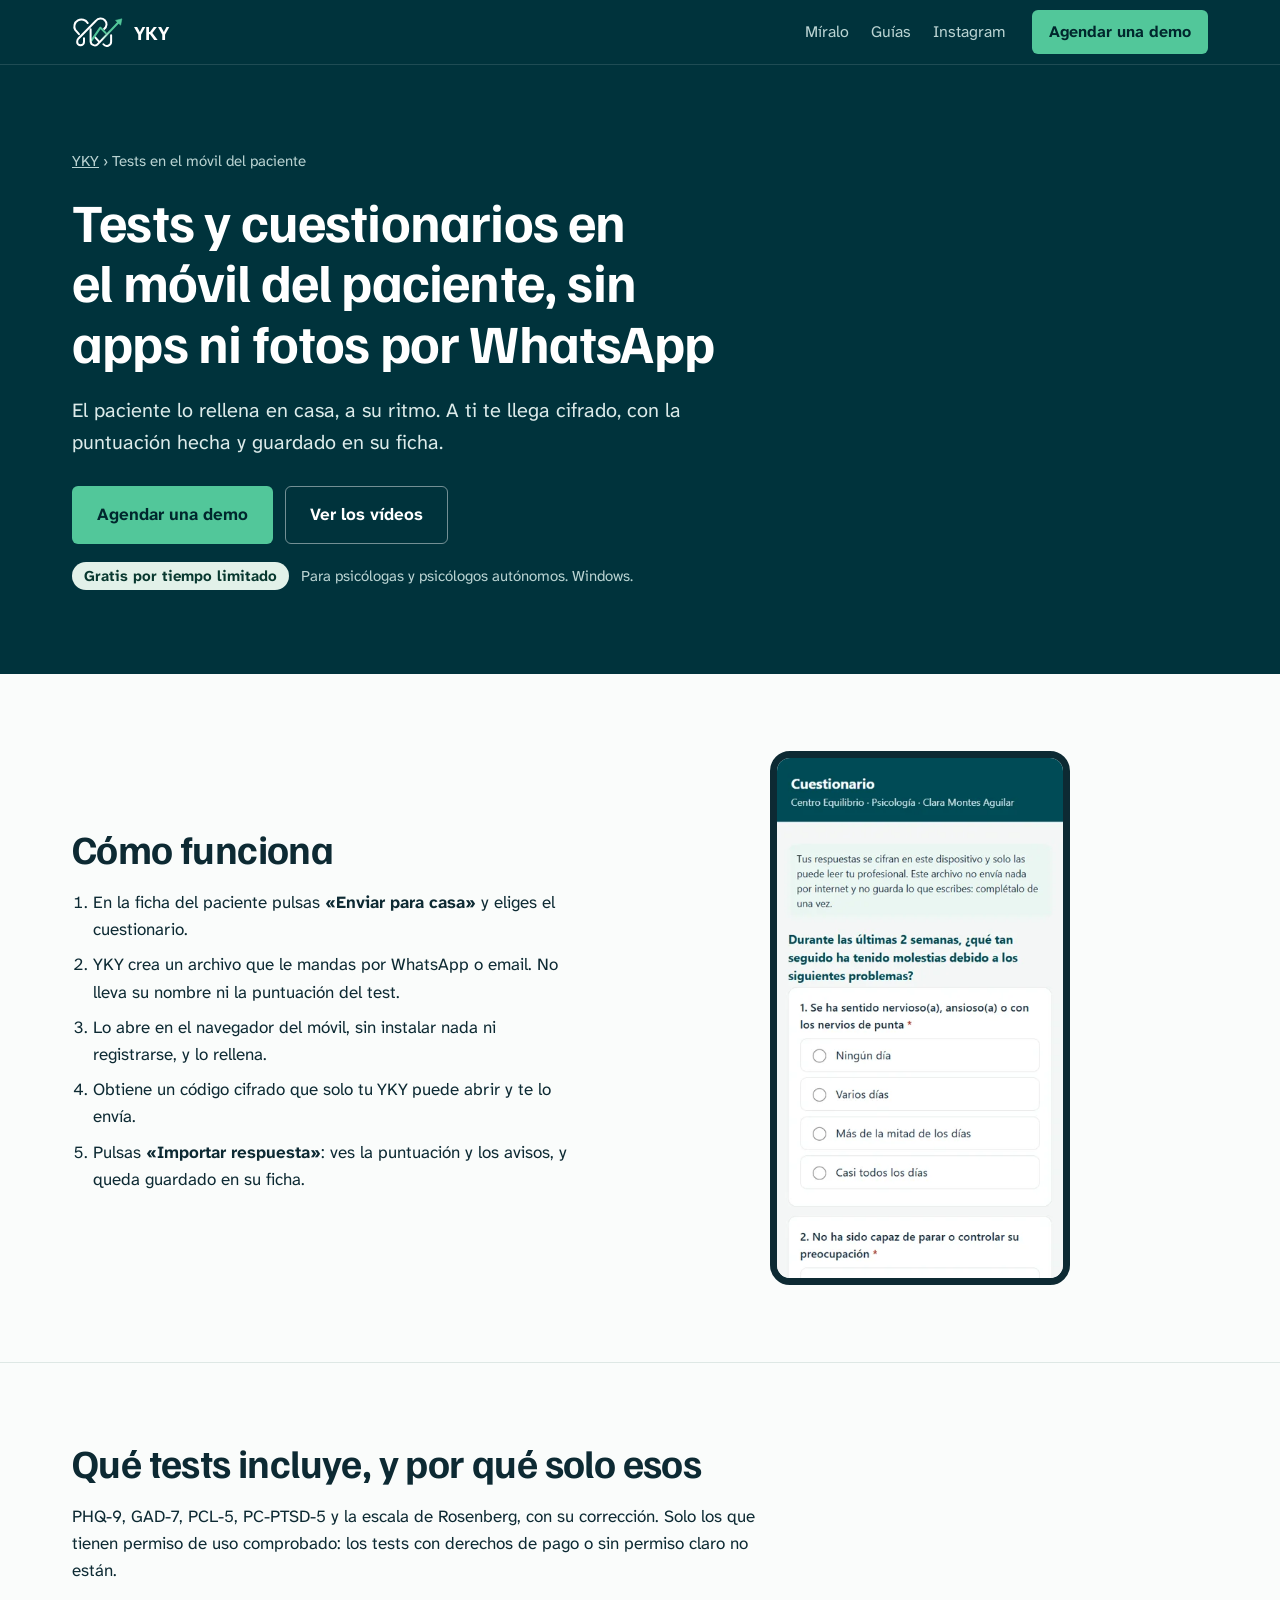
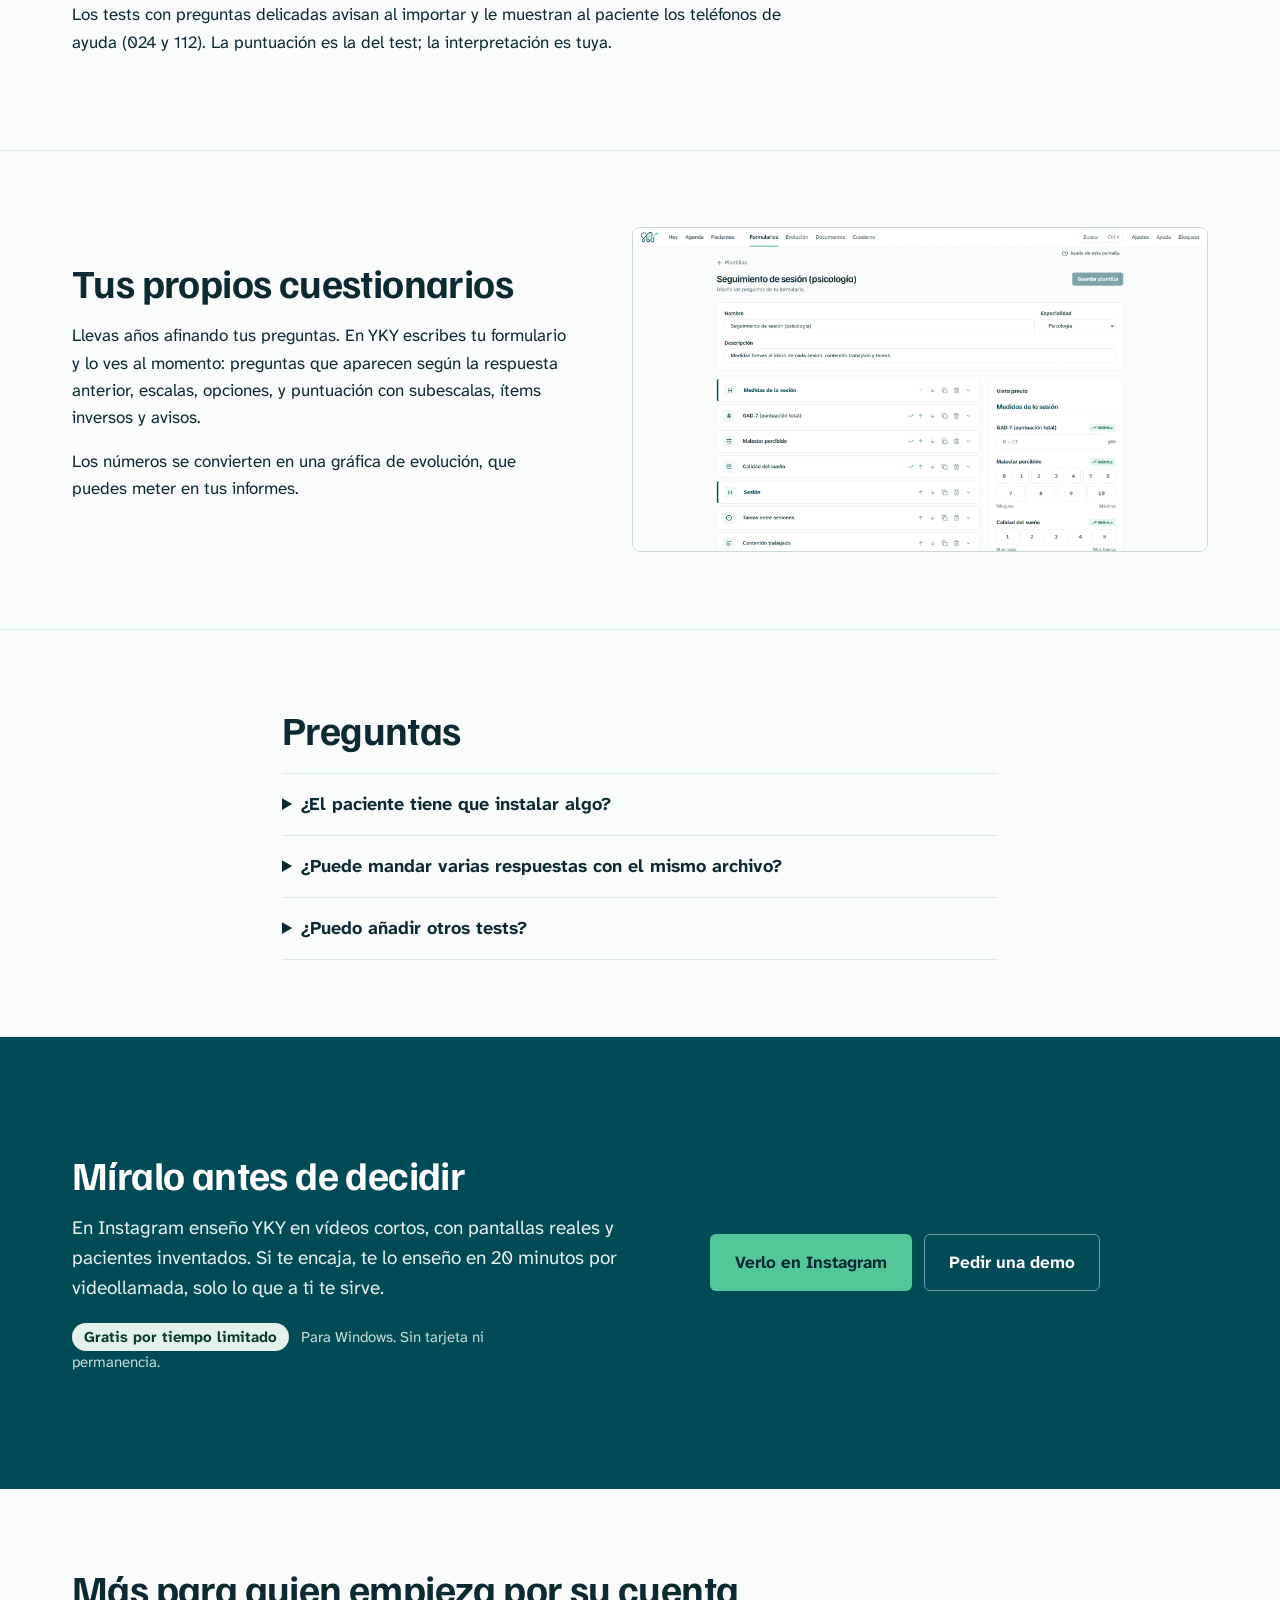
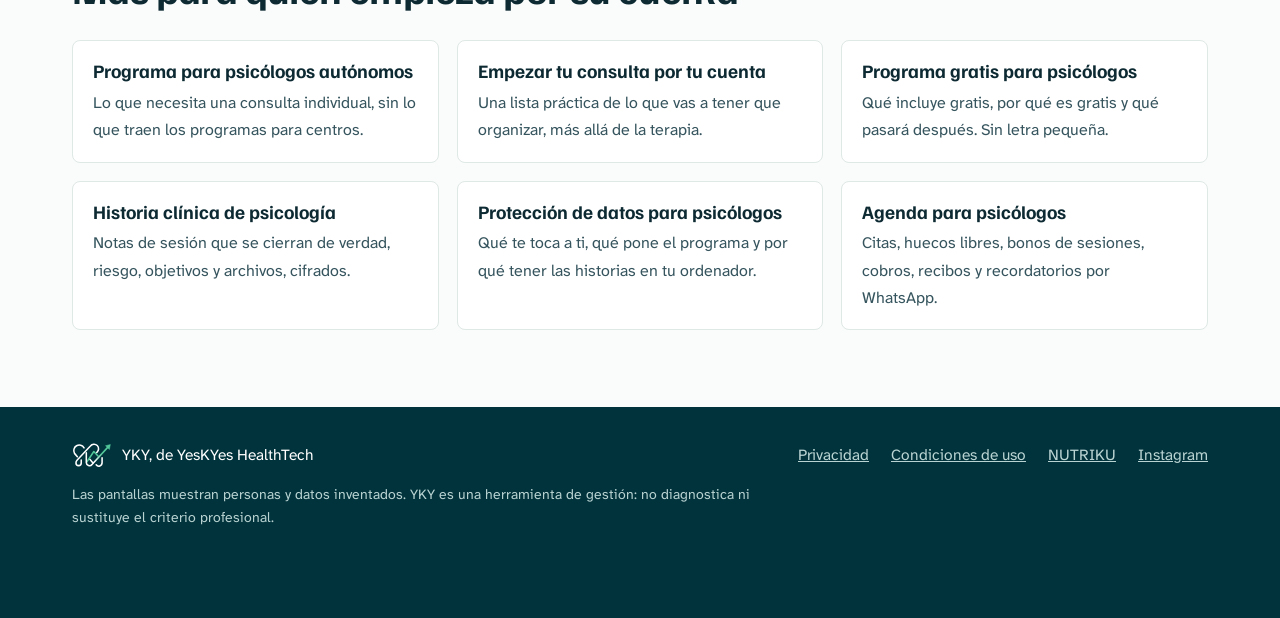
<file: tests-psicologicos-paciente/index.html>
<!doctype html>
<html lang="es">
<head>
<meta charset="utf-8">
<meta name="viewport" content="width=device-width, initial-scale=1, viewport-fit=cover">
<title>Enviar el PHQ-9 o el GAD-7 al móvil del paciente, cifrado y sin apps · YKY</title>
<meta name="description" content="Envía tests y cuestionarios al móvil de tus pacientes sin apps ni registros: lo rellenan en casa, te llega cifrado y la puntuación sale sola. PHQ-9, GAD-7, PCL-5 y tus propios formularios.">
<link rel="canonical" href="https://yky.nutriku.com/tests-psicologicos-paciente/">
<meta name="theme-color" content="#00333C">
<meta property="og:type" content="article">
<meta property="og:locale" content="es_ES">
<meta property="og:url" content="https://yky.nutriku.com/tests-psicologicos-paciente/">
<meta property="og:title" content="Tests y cuestionarios en el móvil del paciente, sin apps ni fotos por WhatsApp">
<meta property="og:description" content="Envía tests y cuestionarios al móvil de tus pacientes sin apps ni registros: lo rellenan en casa, te llega cifrado y la puntuación sale sola. PHQ-9, GAD-7, PCL-5 y tus propios formularios.">
<meta property="og:image" content="https://yky.nutriku.com/img/compartir.png">
<meta property="og:image:width" content="1200"><meta property="og:image:height" content="630">
<meta name="twitter:card" content="summary_large_image">
<link rel="icon" href="../img/icono.svg">
<link rel="preload" href="../fonts/familjen.woff2" as="font" type="font/woff2" crossorigin>
<link rel="stylesheet" href="../estilo.css">
<script type="application/ld+json">[{"@context":"https://schema.org","@type":"WebPage","name":"Tests y cuestionarios en el móvil del paciente, sin apps ni fotos por WhatsApp","description":"Envía tests y cuestionarios al móvil de tus pacientes sin apps ni registros: lo rellenan en casa, te llega cifrado y la puntuación sale sola. PHQ-9, GAD-7, PCL-5 y tus propios formularios.","url":"https://yky.nutriku.com/tests-psicologicos-paciente/","inLanguage":"es-ES","dateModified":"2026-11-28","author":{"@type":"Person","name":"Rocío Gómez"},"about":{"@type":"SoftwareApplication","name":"YKY","applicationCategory":"BusinessApplication","operatingSystem":"Windows","offers":{"@type":"Offer","price":"0","priceCurrency":"EUR"}}},{"@context":"https://schema.org","@type":"BreadcrumbList","itemListElement":[{"@type":"ListItem","position":1,"name":"YKY","item":"https://yky.nutriku.com/"},{"@type":"ListItem","position":2,"name":"Tests en el móvil del paciente","item":"https://yky.nutriku.com/tests-psicologicos-paciente/"}]},{"@context":"https://schema.org","@type":"FAQPage","mainEntity":[{"@type":"Question","name":"¿El paciente tiene que instalar algo?","acceptedAnswer":{"@type":"Answer","text":"No. Abre el archivo en el navegador del móvil o del ordenador y lo rellena. Funciona sin conexión."}},{"@type":"Question","name":"¿Puede mandar varias respuestas con el mismo archivo?","acceptedAnswer":{"@type":"Answer","text":"Sí, por ejemplo una cada semana. Cuando ya no lo necesites, cierras el envío y ese archivo deja de valer."}},{"@type":"Question","name":"¿Puedo añadir otros tests?","acceptedAnswer":{"@type":"Answer","text":"Puedes crear tus propios cuestionarios con puntuación. Si quieres usar un test publicado, comprueba antes que tienes permiso para hacerlo."}}]}]</script>
</head>
<body class="guia">
<a class="salta" href="#contenido">Ir al contenido</a>
<header class="barra">
  <div class="ancho">
    <a class="marca" href="../" aria-label="YKY, inicio"><img src="../img/marca-clara.svg" alt="" width="52" height="31"><span>YKY</span></a>
    <nav aria-label="Secciones"><a href="../#videos">Míralo</a><a href="../#guias">Guías</a><a href="https://www.instagram.com/rociogomez_nutriku" target="_blank" rel="noopener">Instagram</a></nav>
    <a class="boton menta" href="../#demo">Agendar una demo</a>
  </div>
</header>
<main id="contenido">
<section class="noche cabecera">
  <div class="ancho">
    <p class="migas"><a href="../">YKY</a> › Tests en el móvil del paciente</p>
    <h1>Tests y cuestionarios en el móvil del paciente, sin apps ni fotos por WhatsApp</h1>
    <p class="entrada">El paciente lo rellena en casa, a su ritmo. A ti te llega cifrado, con la puntuación hecha y guardado en su ficha.</p>
    <div class="acciones"><a class="boton menta grande" href="../#demo">Agendar una demo</a><a class="boton linea grande" href="../#videos">Ver los vídeos</a></div>
    <p class="nota"><span class="gratis">Gratis por tiempo limitado</span> Para psicólogas y psicólogos autónomos. Windows.</p>
  </div>
</section>
<section class="dia"><div class="ancho partido"><div class="texto"><h2>Cómo funciona</h2><ol><li>En la ficha del paciente pulsas <strong>«Enviar para casa»</strong> y eliges el cuestionario.</li><li>YKY crea un archivo que le mandas por WhatsApp o email. No lleva su nombre ni la puntuación del test.</li><li>Lo abre en el navegador del móvil, sin instalar nada ni registrarse, y lo rellena.</li><li>Obtiene un código cifrado que solo tu YKY puede abrir y te lo envía.</li><li>Pulsas <strong>«Importar respuesta»</strong>: ves la puntuación y los avisos, y queda guardado en su ficha.</li></ol></div><figure class="marco estrecha"><img loading="lazy" src="../img/movil.webp" width="400" height="728" alt="Cuestionario GAD-7 abierto en el móvil de una paciente ficticia"></figure></div></section>
<section class="dia borde"><div class="ancho"><div class="texto"><h2>Qué tests incluye, y por qué solo esos</h2><p>PHQ-9, GAD-7, PCL-5, PC-PTSD-5 y la escala de Rosenberg, con su corrección. Solo los que tienen permiso de uso comprobado: los tests con derechos de pago o sin permiso claro no están.</p>
<p>Los tests con preguntas delicadas avisan al importar y le muestran al paciente los teléfonos de ayuda (024 y 112). La puntuación es la del test; la interpretación es tuya.</p></div></div></section>
<section class="dia borde"><div class="ancho partido"><div class="texto"><h2>Tus propios cuestionarios</h2><p>Llevas años afinando tus preguntas. En YKY escribes tu formulario y lo ves al momento: preguntas que aparecen según la respuesta anterior, escalas, opciones, y puntuación con subescalas, ítems inversos y avisos.</p>
<p>Los números se convierten en una gráfica de evolución, que puedes meter en tus informes.</p></div><figure class="marco"><img loading="lazy" src="../img/plantilla.webp" width="1920" height="1080" alt="Editor de formularios de YKY con la vista previa al lado"></figure></div></section>
<section class="dia borde">
  <div class="ancho estrecho"><h2>Preguntas</h2><div style="margin-top:22px"><details><summary>¿El paciente tiene que instalar algo?</summary><p>No. Abre el archivo en el navegador del móvil o del ordenador y lo rellena. Funciona sin conexión.</p></details><details><summary>¿Puede mandar varias respuestas con el mismo archivo?</summary><p>Sí, por ejemplo una cada semana. Cuando ya no lo necesites, cierras el envío y ese archivo deja de valer.</p></details><details><summary>¿Puedo añadir otros tests?</summary><p>Puedes crear tus propios cuestionarios con puntuación. Si quieres usar un test publicado, comprueba antes que tienes permiso para hacerlo.</p></details></div></div>
</section>
<section class="sello" id="instagram">
  <div class="ancho insta">
    <div><h2>Míralo antes de decidir</h2><p>En Instagram enseño YKY en vídeos cortos, con pantallas reales y pacientes inventados. Si te encaja, te lo enseño en 20 minutos por videollamada, solo lo que a ti te sirve.</p><p class="nota"><span class="gratis">Gratis por tiempo limitado</span> Para Windows. Sin tarjeta ni permanencia.</p></div>
    <div class="acciones"><a class="boton menta grande" href="https://www.instagram.com/rociogomez_nutriku" target="_blank" rel="noopener">Verlo en Instagram</a><a class="boton linea grande" href="../#demo">Pedir una demo</a></div>
  </div>
</section>
<section class="dia">
  <div class="ancho"><h2>Más para quien empieza por su cuenta</h2><ul class="guias"><li><a href="../programa-psicologos-autonomos/"><b>Programa para psicólogos autónomos</b><span>Lo que necesita una consulta individual, sin lo que traen los programas para centros.</span></a></li><li><a href="../empezar-consulta-psicologia/"><b>Empezar tu consulta por tu cuenta</b><span>Una lista práctica de lo que vas a tener que organizar, más allá de la terapia.</span></a></li><li><a href="../programa-gratis-psicologos/"><b>Programa gratis para psicólogos</b><span>Qué incluye gratis, por qué es gratis y qué pasará después. Sin letra pequeña.</span></a></li><li><a href="../historia-clinica-psicologia/"><b>Historia clínica de psicología</b><span>Notas de sesión que se cierran de verdad, riesgo, objetivos y archivos, cifrados.</span></a></li><li><a href="../proteccion-datos-psicologos/"><b>Protección de datos para psicólogos</b><span>Qué te toca a ti, qué pone el programa y por qué tener las historias en tu ordenador.</span></a></li><li><a href="../agenda-psicologos/"><b>Agenda para psicólogos</b><span>Citas, huecos libres, bonos de sesiones, cobros, recibos y recordatorios por WhatsApp.</span></a></li></ul></div>
</section>
</main>
<footer><div class="ancho"><span><img src="../img/marca-clara.svg" alt="" width="40" height="24"> YKY, de YesKYes HealthTech</span><nav aria-label="Legal"><a href="../privacidad.html">Privacidad</a><a href="../condiciones.html">Condiciones de uso</a><a href="https://nutriku.com/" target="_blank" rel="noopener">NUTRIKU</a><a href="https://www.instagram.com/rociogomez_nutriku" target="_blank" rel="noopener">Instagram</a></nav><small>Las pantallas muestran personas y datos inventados. YKY es una herramienta de gestión: no diagnostica ni sustituye el criterio profesional.</small></div></footer>
</body>
</html>
</file>
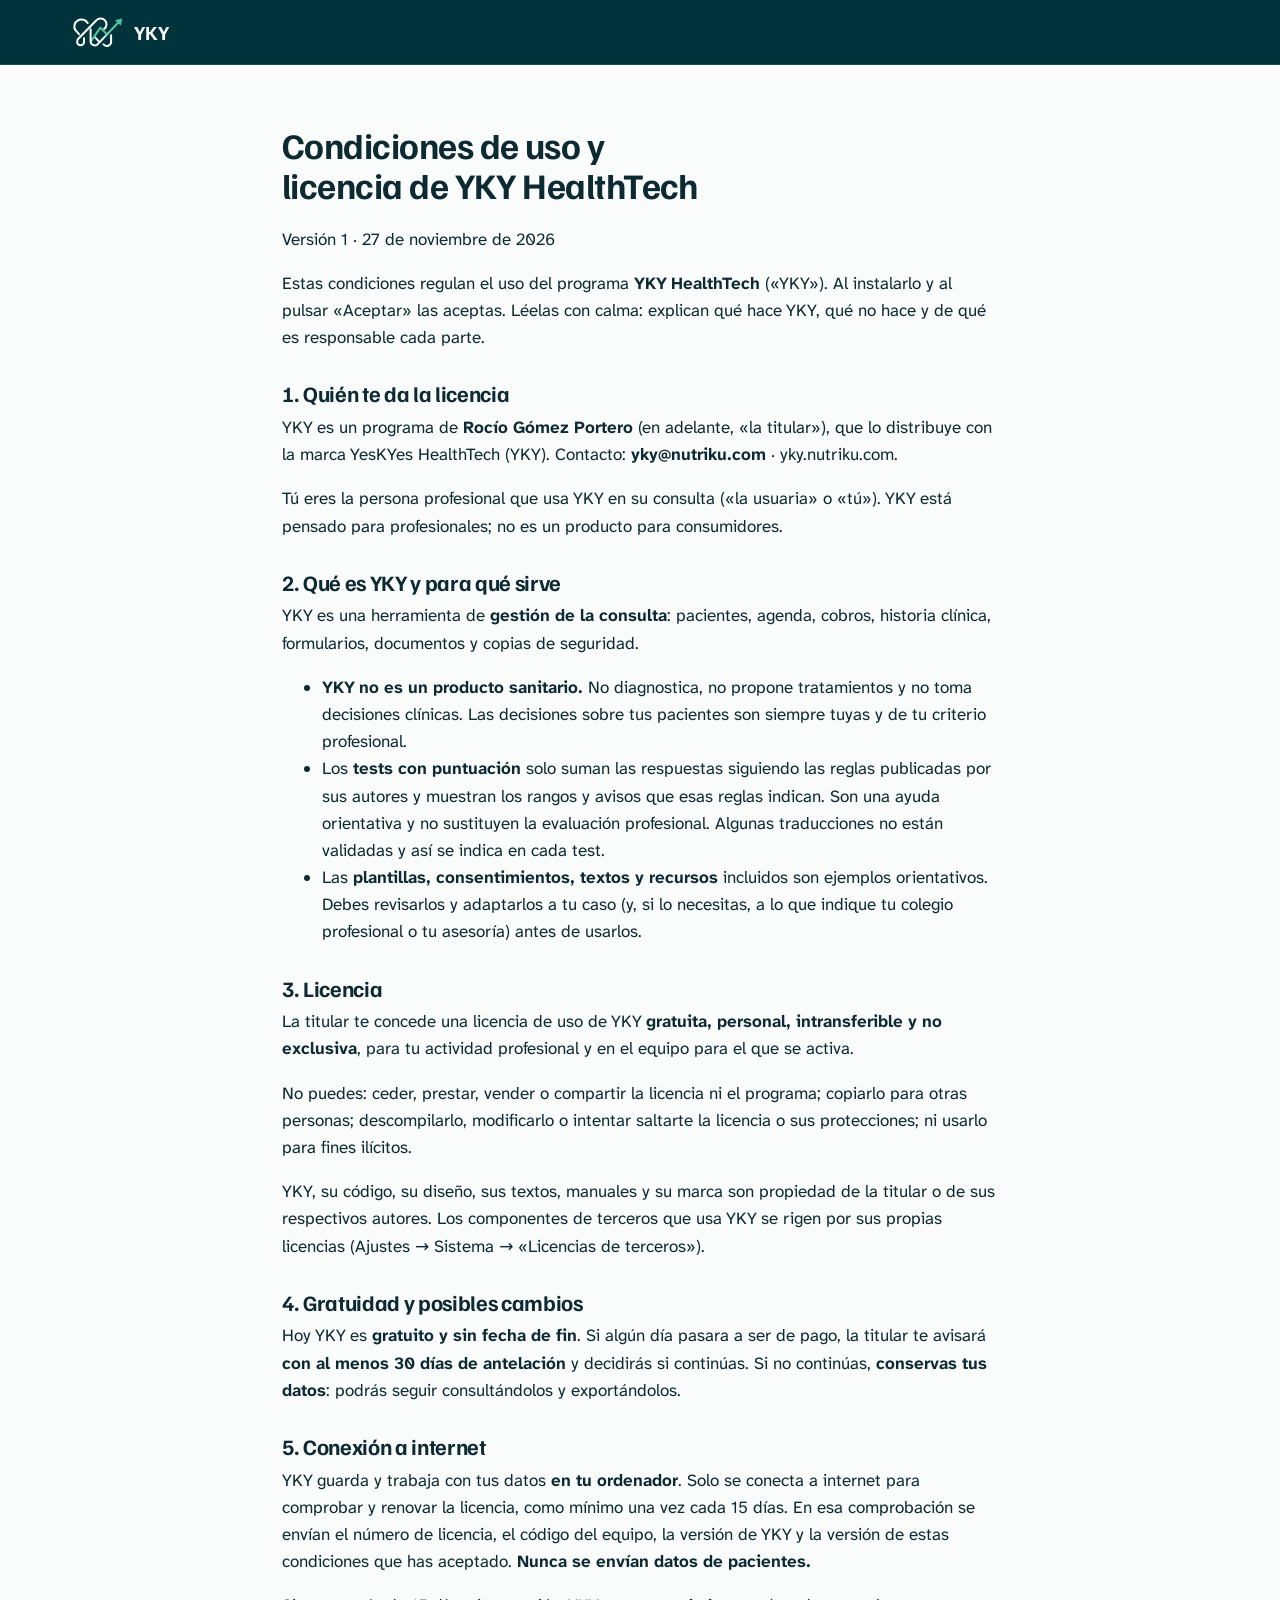
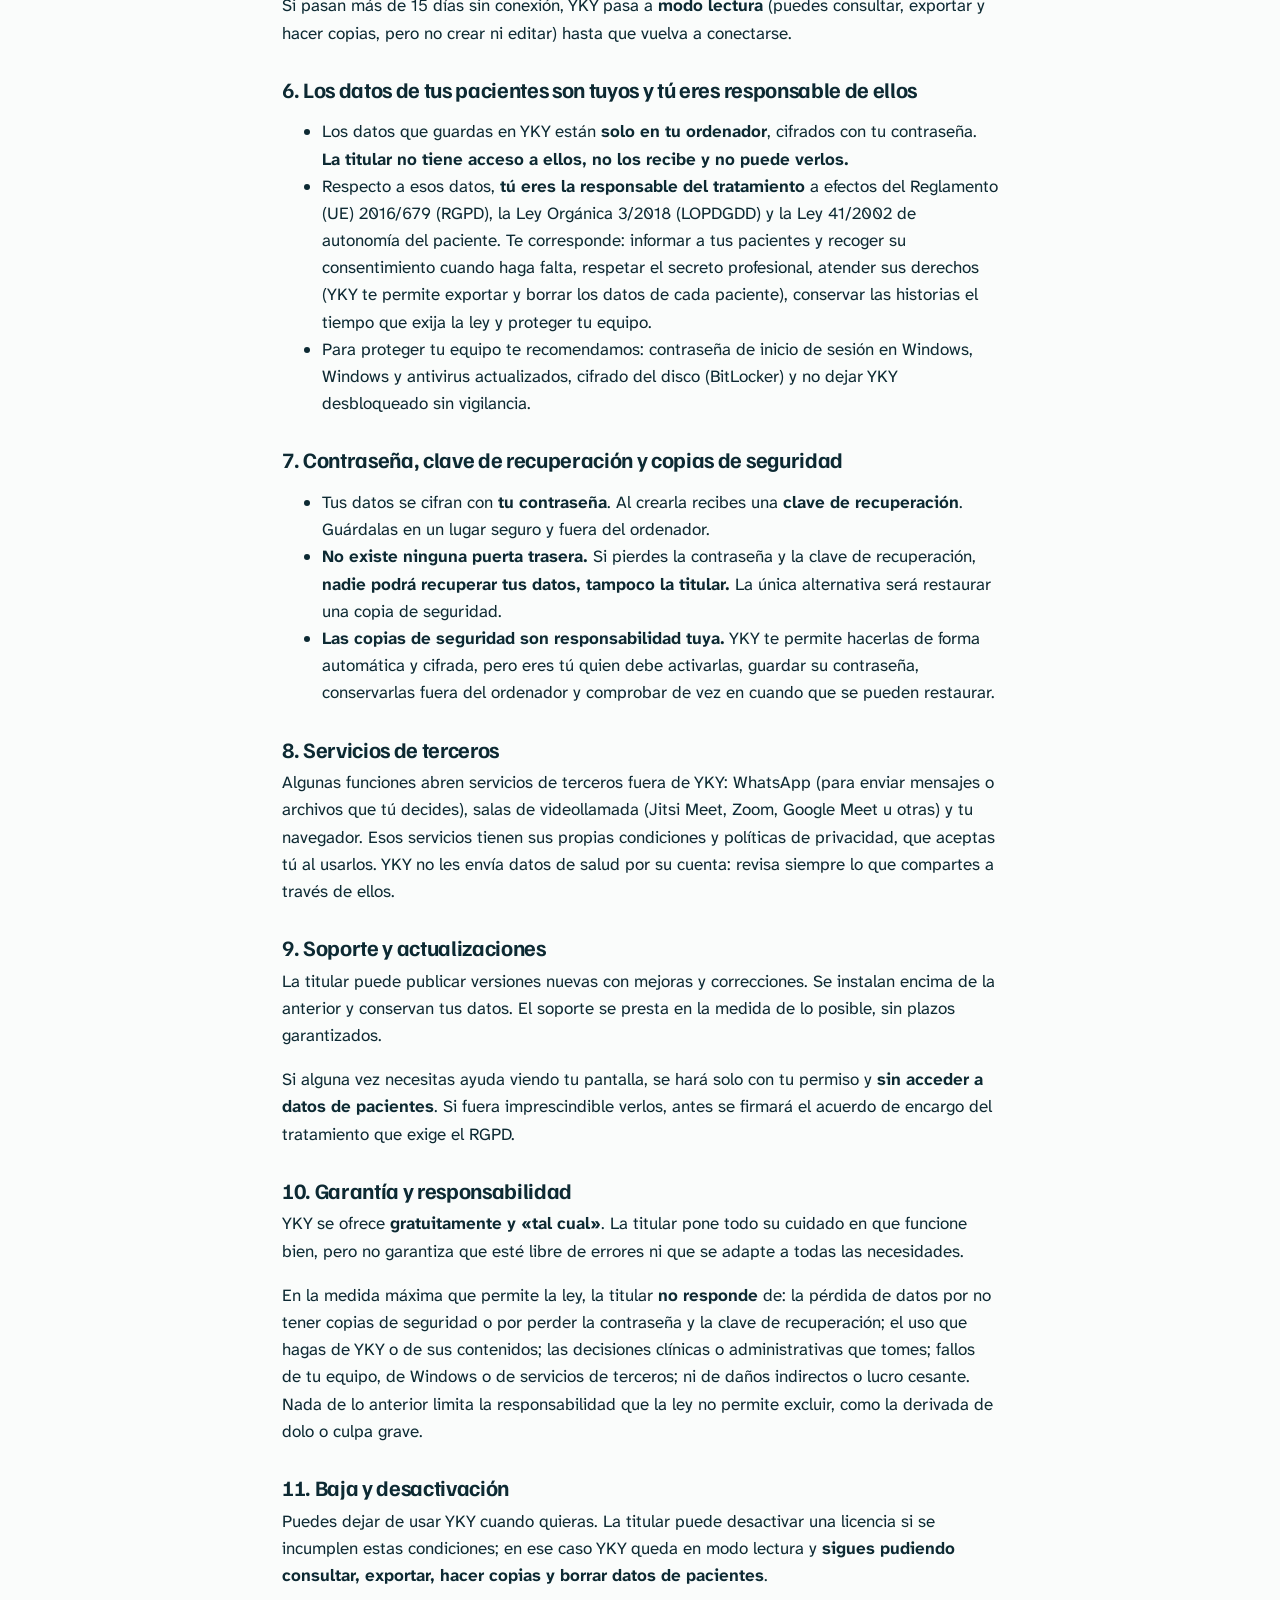
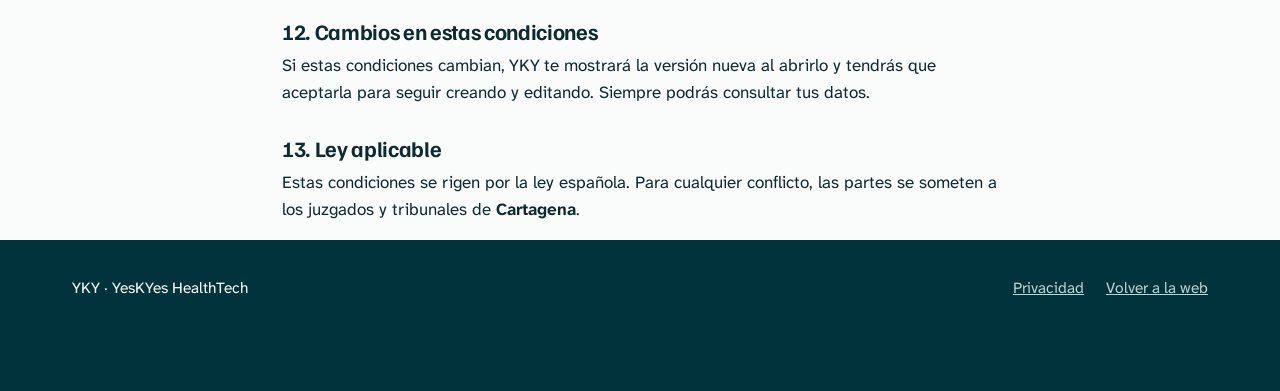
<file: condiciones.html>
<!doctype html><html lang="es"><head><meta charset="utf-8"><meta name="viewport" content="width=device-width,initial-scale=1"><title>Condiciones de uso · YKY</title><meta name="robots" content="noindex"><link rel="icon" href="img/icono.svg"><link rel="stylesheet" href="estilo.css"></head><body><header class="barra"><div class="ancho"><a class="marca" href="index.html"><img src="img/marca-clara.svg" alt="" width="52" height="31"><span>YKY</span></a></div></header><main class="ancho estrecho legal">
<!-- Generado por tools/legal-build.mjs a partir de legal/CONDICIONES.md: no editar a mano -->
<h1>Condiciones de uso y licencia de YKY HealthTech</h1>
<p>Versión 1 · 27 de noviembre de 2026</p>
<p>Estas condiciones regulan el uso del programa <strong>YKY HealthTech</strong> («YKY»). Al instalarlo y al pulsar «Aceptar» las aceptas. Léelas con calma: explican qué hace YKY, qué no hace y de qué es responsable cada parte.</p>
<h2>1. Quién te da la licencia</h2>
<p>YKY es un programa de <strong>Rocío Gómez Portero</strong> (en adelante, «la titular»), que lo distribuye con la marca YesKYes HealthTech (YKY). Contacto: <strong>yky@nutriku.com</strong> · yky.nutriku.com.</p>
<p>Tú eres la persona profesional que usa YKY en su consulta («la usuaria» o «tú»). YKY está pensado para profesionales; no es un producto para consumidores.</p>
<h2>2. Qué es YKY y para qué sirve</h2>
<p>YKY es una herramienta de <strong>gestión de la consulta</strong>: pacientes, agenda, cobros, historia clínica, formularios, documentos y copias de seguridad.</p>
<ul><li><strong>YKY no es un producto sanitario.</strong> No diagnostica, no propone tratamientos y no toma decisiones clínicas. Las decisiones sobre tus pacientes son siempre tuyas y de tu criterio profesional.</li><li>Los <strong>tests con puntuación</strong> solo suman las respuestas siguiendo las reglas publicadas por sus autores y muestran los rangos y avisos que esas reglas indican. Son una ayuda orientativa y no sustituyen la evaluación profesional. Algunas traducciones no están validadas y así se indica en cada test.</li><li>Las <strong>plantillas, consentimientos, textos y recursos</strong> incluidos son ejemplos orientativos. Debes revisarlos y adaptarlos a tu caso (y, si lo necesitas, a lo que indique tu colegio profesional o tu asesoría) antes de usarlos.</li></ul>
<h2>3. Licencia</h2>
<p>La titular te concede una licencia de uso de YKY <strong>gratuita, personal, intransferible y no exclusiva</strong>, para tu actividad profesional y en el equipo para el que se activa.</p>
<p>No puedes: ceder, prestar, vender o compartir la licencia ni el programa; copiarlo para otras personas; descompilarlo, modificarlo o intentar saltarte la licencia o sus protecciones; ni usarlo para fines ilícitos.</p>
<p>YKY, su código, su diseño, sus textos, manuales y su marca son propiedad de la titular o de sus respectivos autores. Los componentes de terceros que usa YKY se rigen por sus propias licencias (Ajustes → Sistema → «Licencias de terceros»).</p>
<h2>4. Gratuidad y posibles cambios</h2>
<p>Hoy YKY es <strong>gratuito y sin fecha de fin</strong>. Si algún día pasara a ser de pago, la titular te avisará <strong>con al menos 30 días de antelación</strong> y decidirás si continúas. Si no continúas, <strong>conservas tus datos</strong>: podrás seguir consultándolos y exportándolos.</p>
<h2>5. Conexión a internet</h2>
<p>YKY guarda y trabaja con tus datos <strong>en tu ordenador</strong>. Solo se conecta a internet para comprobar y renovar la licencia, como mínimo una vez cada 15 días. En esa comprobación se envían el número de licencia, el código del equipo, la versión de YKY y la versión de estas condiciones que has aceptado. <strong>Nunca se envían datos de pacientes.</strong></p>
<p>Si pasan más de 15 días sin conexión, YKY pasa a <strong>modo lectura</strong> (puedes consultar, exportar y hacer copias, pero no crear ni editar) hasta que vuelva a conectarse.</p>
<h2>6. Los datos de tus pacientes son tuyos y tú eres responsable de ellos</h2>
<ul><li>Los datos que guardas en YKY están <strong>solo en tu ordenador</strong>, cifrados con tu contraseña. <strong>La titular no tiene acceso a ellos, no los recibe y no puede verlos.</strong></li><li>Respecto a esos datos, <strong>tú eres la responsable del tratamiento</strong> a efectos del Reglamento (UE) 2016/679 (RGPD), la Ley Orgánica 3/2018 (LOPDGDD) y la Ley 41/2002 de autonomía del paciente. Te corresponde: informar a tus pacientes y recoger su consentimiento cuando haga falta, respetar el secreto profesional, atender sus derechos (YKY te permite exportar y borrar los datos de cada paciente), conservar las historias el tiempo que exija la ley y proteger tu equipo.</li><li>Para proteger tu equipo te recomendamos: contraseña de inicio de sesión en Windows, Windows y antivirus actualizados, cifrado del disco (BitLocker) y no dejar YKY desbloqueado sin vigilancia.</li></ul>
<h2>7. Contraseña, clave de recuperación y copias de seguridad</h2>
<ul><li>Tus datos se cifran con <strong>tu contraseña</strong>. Al crearla recibes una <strong>clave de recuperación</strong>. Guárdalas en un lugar seguro y fuera del ordenador.</li><li><strong>No existe ninguna puerta trasera.</strong> Si pierdes la contraseña y la clave de recuperación, <strong>nadie podrá recuperar tus datos, tampoco la titular.</strong> La única alternativa será restaurar una copia de seguridad.</li><li><strong>Las copias de seguridad son responsabilidad tuya.</strong> YKY te permite hacerlas de forma automática y cifrada, pero eres tú quien debe activarlas, guardar su contraseña, conservarlas fuera del ordenador y comprobar de vez en cuando que se pueden restaurar.</li></ul>
<h2>8. Servicios de terceros</h2>
<p>Algunas funciones abren servicios de terceros fuera de YKY: WhatsApp (para enviar mensajes o archivos que tú decides), salas de videollamada (Jitsi Meet, Zoom, Google Meet u otras) y tu navegador. Esos servicios tienen sus propias condiciones y políticas de privacidad, que aceptas tú al usarlos. YKY no les envía datos de salud por su cuenta: revisa siempre lo que compartes a través de ellos.</p>
<h2>9. Soporte y actualizaciones</h2>
<p>La titular puede publicar versiones nuevas con mejoras y correcciones. Se instalan encima de la anterior y conservan tus datos. El soporte se presta en la medida de lo posible, sin plazos garantizados.</p>
<p>Si alguna vez necesitas ayuda viendo tu pantalla, se hará solo con tu permiso y <strong>sin acceder a datos de pacientes</strong>. Si fuera imprescindible verlos, antes se firmará el acuerdo de encargo del tratamiento que exige el RGPD.</p>
<h2>10. Garantía y responsabilidad</h2>
<p>YKY se ofrece <strong>gratuitamente y «tal cual»</strong>. La titular pone todo su cuidado en que funcione bien, pero no garantiza que esté libre de errores ni que se adapte a todas las necesidades.</p>
<p>En la medida máxima que permite la ley, la titular <strong>no responde</strong> de: la pérdida de datos por no tener copias de seguridad o por perder la contraseña y la clave de recuperación; el uso que hagas de YKY o de sus contenidos; las decisiones clínicas o administrativas que tomes; fallos de tu equipo, de Windows o de servicios de terceros; ni de daños indirectos o lucro cesante. Nada de lo anterior limita la responsabilidad que la ley no permite excluir, como la derivada de dolo o culpa grave.</p>
<h2>11. Baja y desactivación</h2>
<p>Puedes dejar de usar YKY cuando quieras. La titular puede desactivar una licencia si se incumplen estas condiciones; en ese caso YKY queda en modo lectura y <strong>sigues pudiendo consultar, exportar, hacer copias y borrar datos de pacientes</strong>.</p>
<h2>12. Cambios en estas condiciones</h2>
<p>Si estas condiciones cambian, YKY te mostrará la versión nueva al abrirlo y tendrás que aceptarla para seguir creando y editando. Siempre podrás consultar tus datos.</p>
<h2>13. Ley aplicable</h2>
<p>Estas condiciones se rigen por la ley española. Para cualquier conflicto, las partes se someten a los juzgados y tribunales de <strong>Cartagena</strong>.</p>
</main><footer><div class="ancho"><span>YKY · YesKYes HealthTech</span><nav><a href="privacidad.html">Privacidad</a><a href="index.html">Volver a la web</a></nav></div></footer></body></html>
</file>
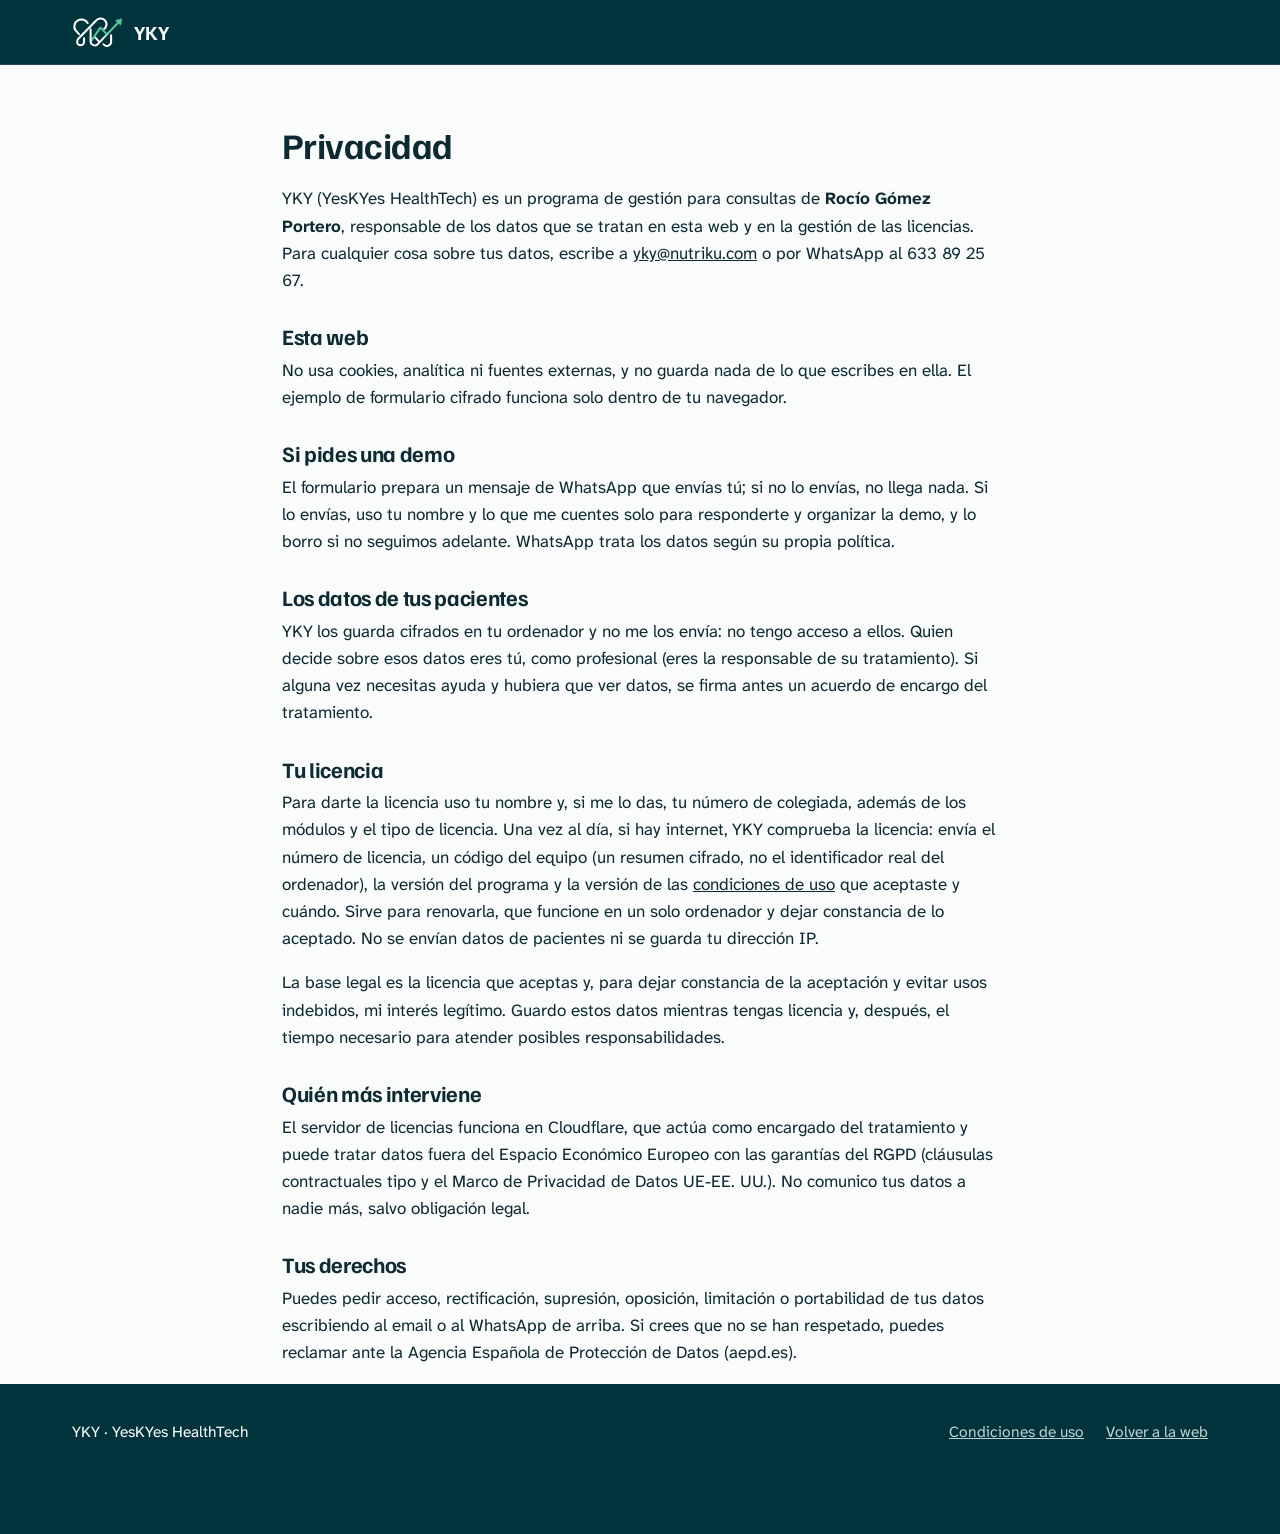
<file: privacidad.html>
<!doctype html><html lang="es"><head><meta charset="utf-8"><meta name="viewport" content="width=device-width,initial-scale=1"><title>Privacidad · YKY</title><meta name="robots" content="noindex"><link rel="icon" href="img/icono.svg"><link rel="stylesheet" href="estilo.css"></head><body><header class="barra"><div class="ancho"><a class="marca" href="index.html"><img src="img/marca-clara.svg" alt="" width="52" height="31"><span>YKY</span></a></div></header><main class="ancho estrecho legal">
<h1>Privacidad</h1>
<p>YKY (YesKYes HealthTech) es un programa de gestión para consultas de <strong>Rocío Gómez Portero</strong>, responsable de los datos que se tratan en esta web y en la gestión de las licencias. Para cualquier cosa sobre tus datos, escribe a <a href="mailto:yky@nutriku.com">yky@nutriku.com</a> o por WhatsApp al 633 89 25 67.</p>
<h2>Esta web</h2>
<p>No usa cookies, analítica ni fuentes externas, y no guarda nada de lo que escribes en ella. El ejemplo de formulario cifrado funciona solo dentro de tu navegador.</p>
<h2>Si pides una demo</h2>
<p>El formulario prepara un mensaje de WhatsApp que envías tú; si no lo envías, no llega nada. Si lo envías, uso tu nombre y lo que me cuentes solo para responderte y organizar la demo, y lo borro si no seguimos adelante. WhatsApp trata los datos según su propia política.</p>
<h2>Los datos de tus pacientes</h2>
<p>YKY los guarda cifrados en tu ordenador y no me los envía: no tengo acceso a ellos. Quien decide sobre esos datos eres tú, como profesional (eres la responsable de su tratamiento). Si alguna vez necesitas ayuda y hubiera que ver datos, se firma antes un acuerdo de encargo del tratamiento.</p>
<h2>Tu licencia</h2>
<p>Para darte la licencia uso tu nombre y, si me lo das, tu número de colegiada, además de los módulos y el tipo de licencia. Una vez al día, si hay internet, YKY comprueba la licencia: envía el número de licencia, un código del equipo (un resumen cifrado, no el identificador real del ordenador), la versión del programa y la versión de las <a href="condiciones.html">condiciones de uso</a> que aceptaste y cuándo. Sirve para renovarla, que funcione en un solo ordenador y dejar constancia de lo aceptado. No se envían datos de pacientes ni se guarda tu dirección IP.</p>
<p>La base legal es la licencia que aceptas y, para dejar constancia de la aceptación y evitar usos indebidos, mi interés legítimo. Guardo estos datos mientras tengas licencia y, después, el tiempo necesario para atender posibles responsabilidades.</p>
<h2>Quién más interviene</h2>
<p>El servidor de licencias funciona en Cloudflare, que actúa como encargado del tratamiento y puede tratar datos fuera del Espacio Económico Europeo con las garantías del RGPD (cláusulas contractuales tipo y el Marco de Privacidad de Datos UE-EE. UU.). No comunico tus datos a nadie más, salvo obligación legal.</p>
<h2>Tus derechos</h2>
<p>Puedes pedir acceso, rectificación, supresión, oposición, limitación o portabilidad de tus datos escribiendo al email o al WhatsApp de arriba. Si crees que no se han respetado, puedes reclamar ante la Agencia Española de Protección de Datos (aepd.es).</p>
</main><footer><div class="ancho"><span>YKY · YesKYes HealthTech</span><nav><a href="condiciones.html">Condiciones de uso</a><a href="index.html">Volver a la web</a></nav></div></footer></body></html>
</file>
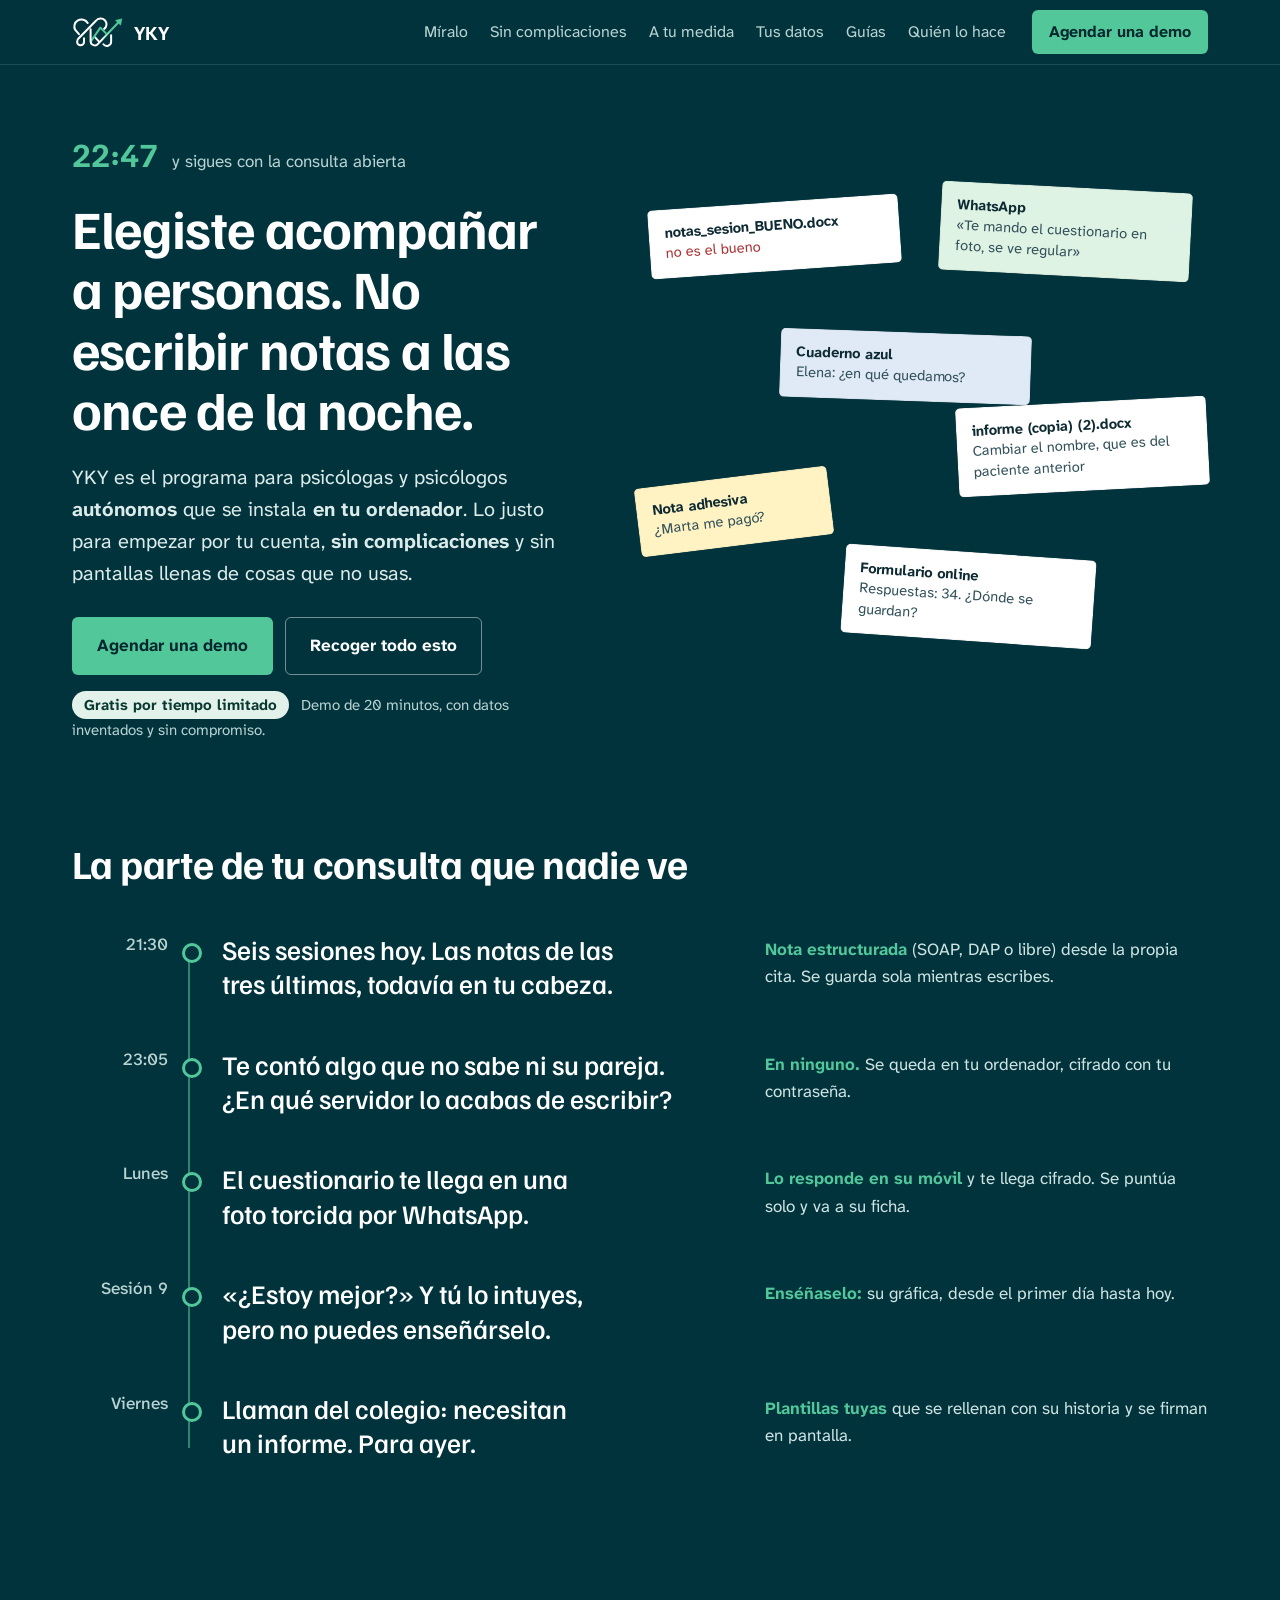
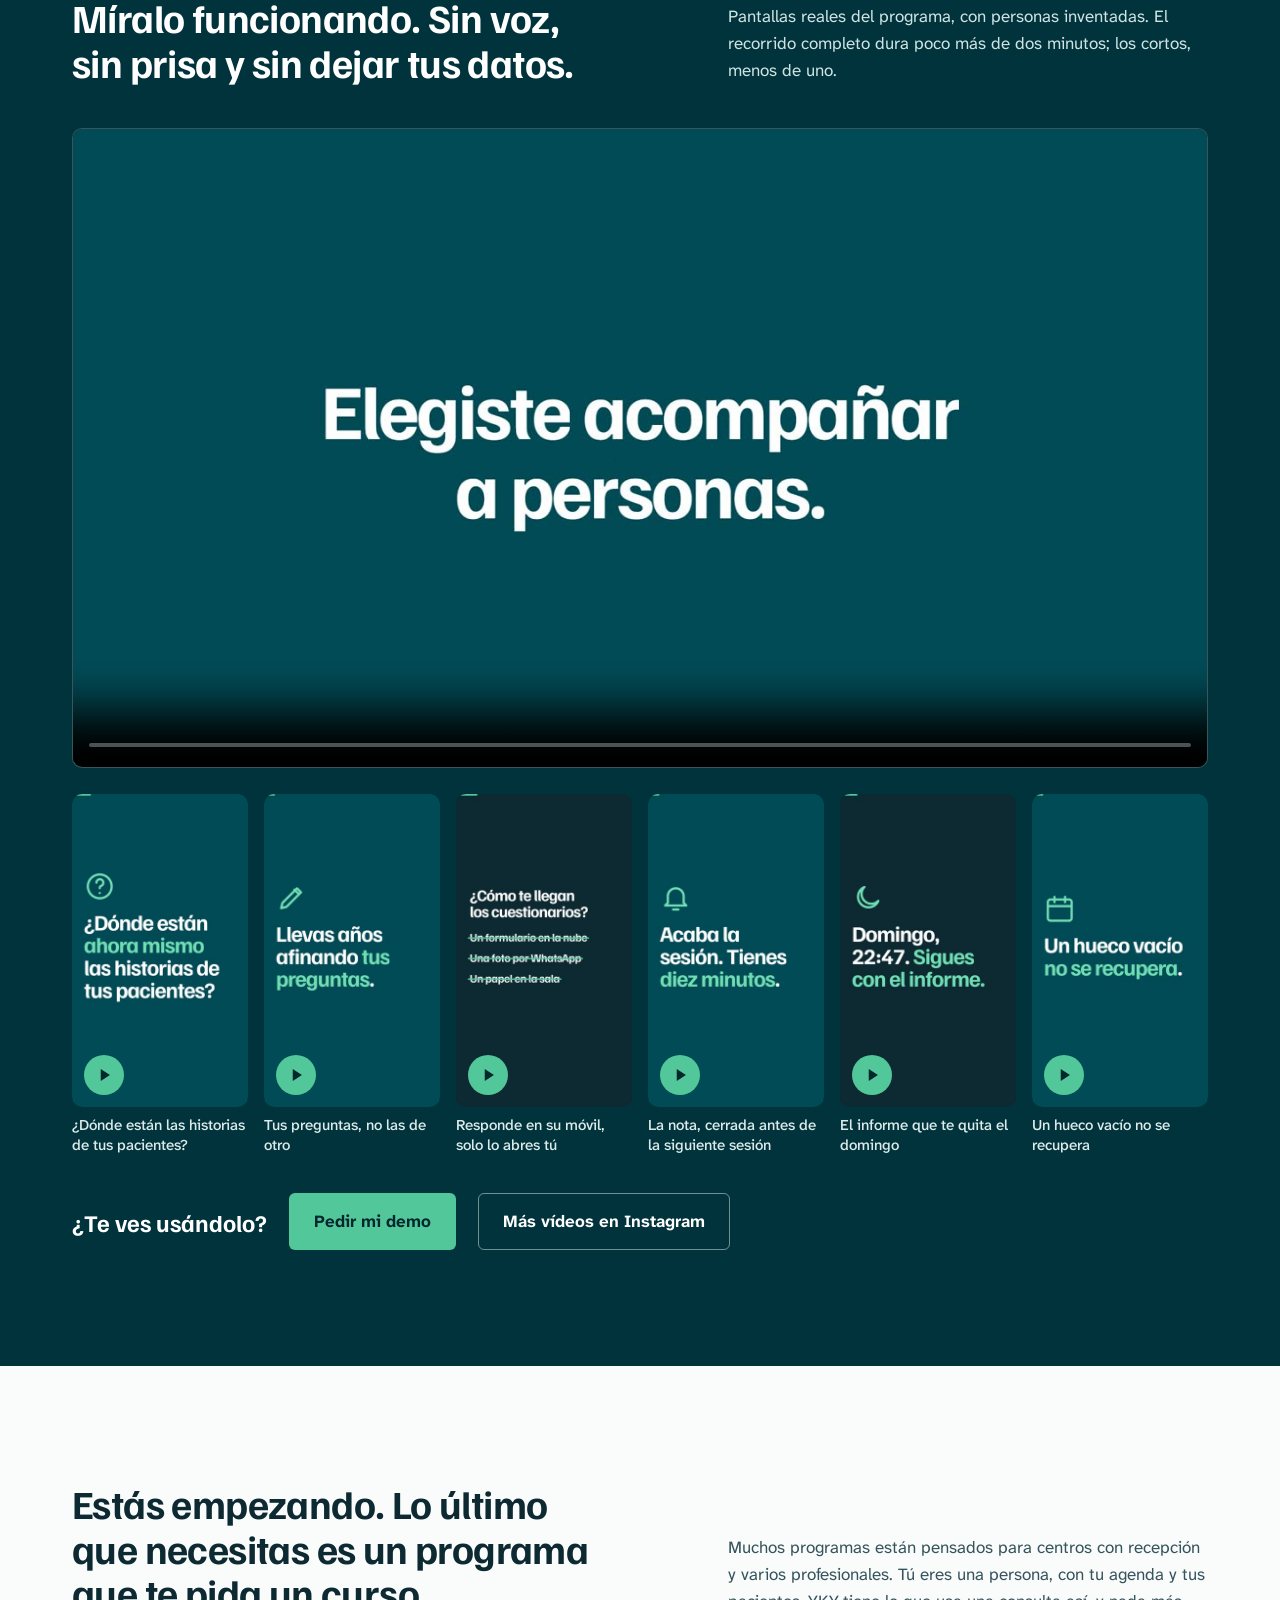
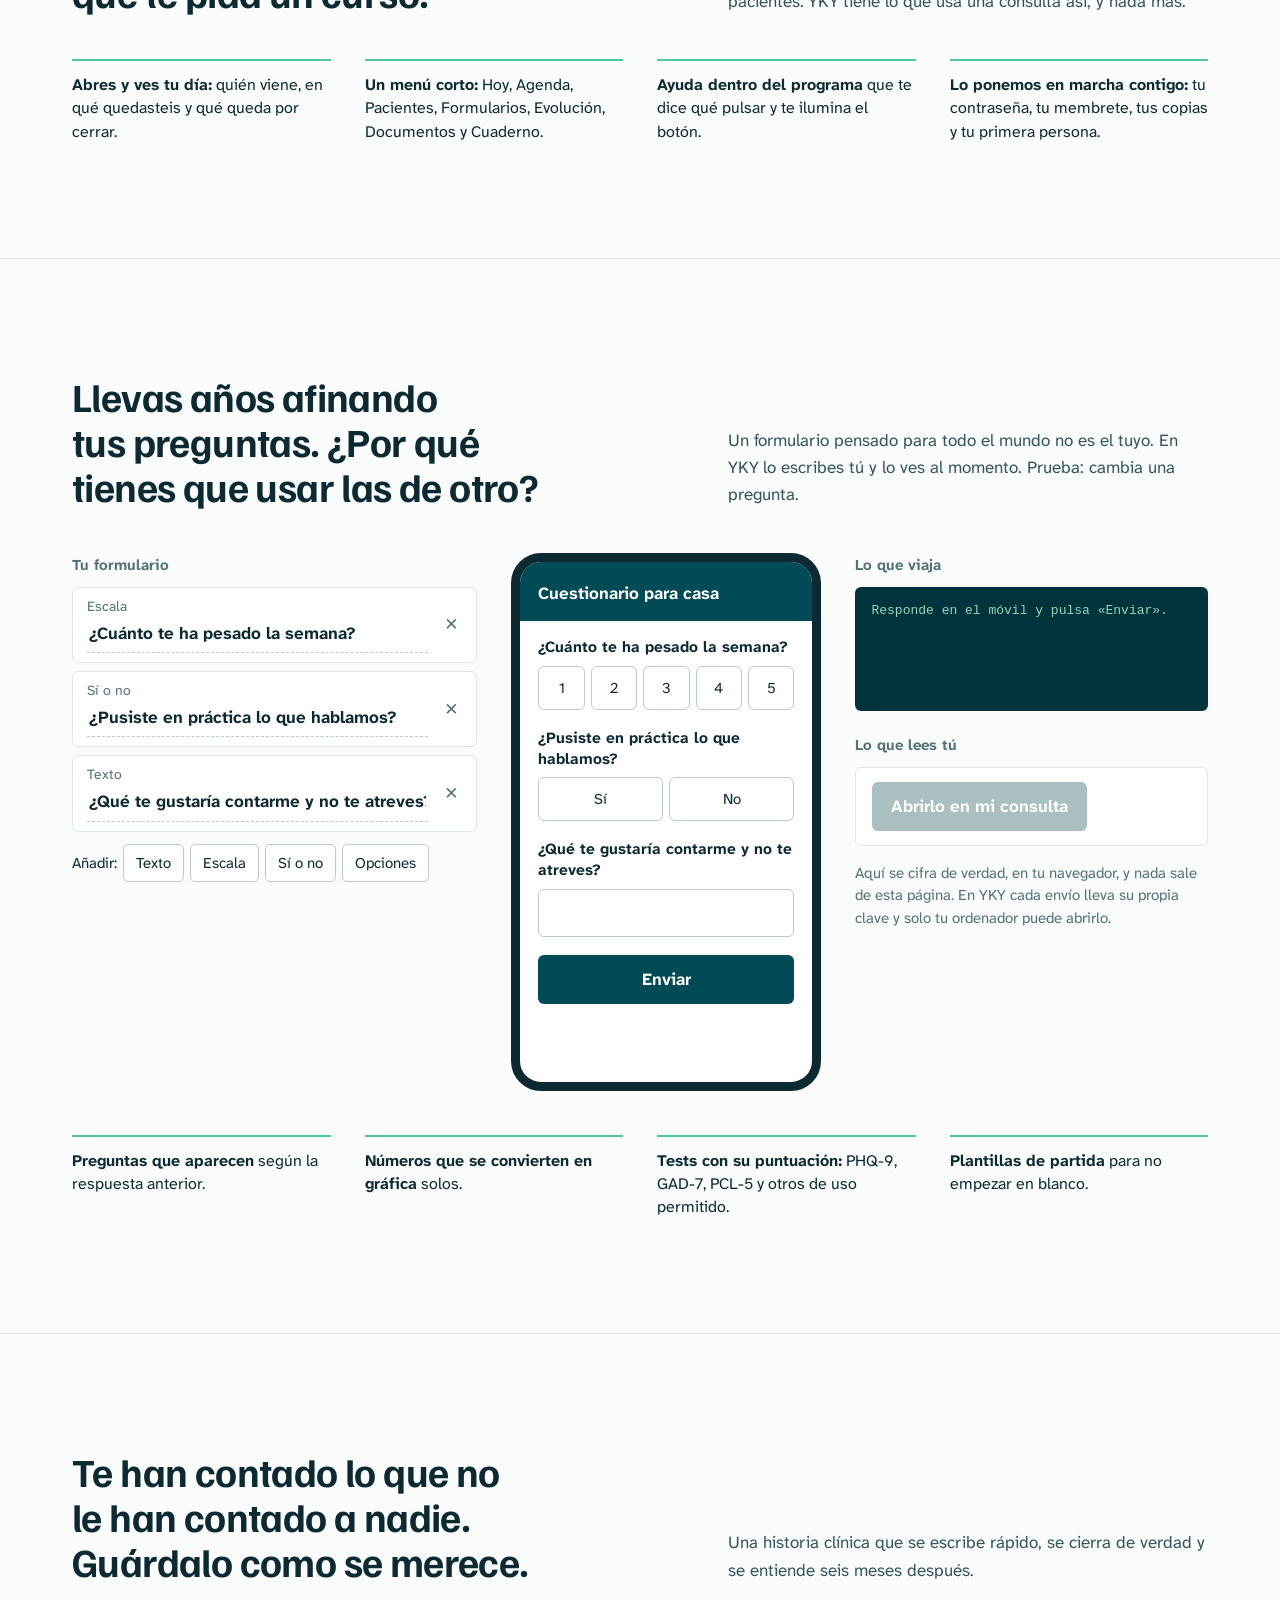
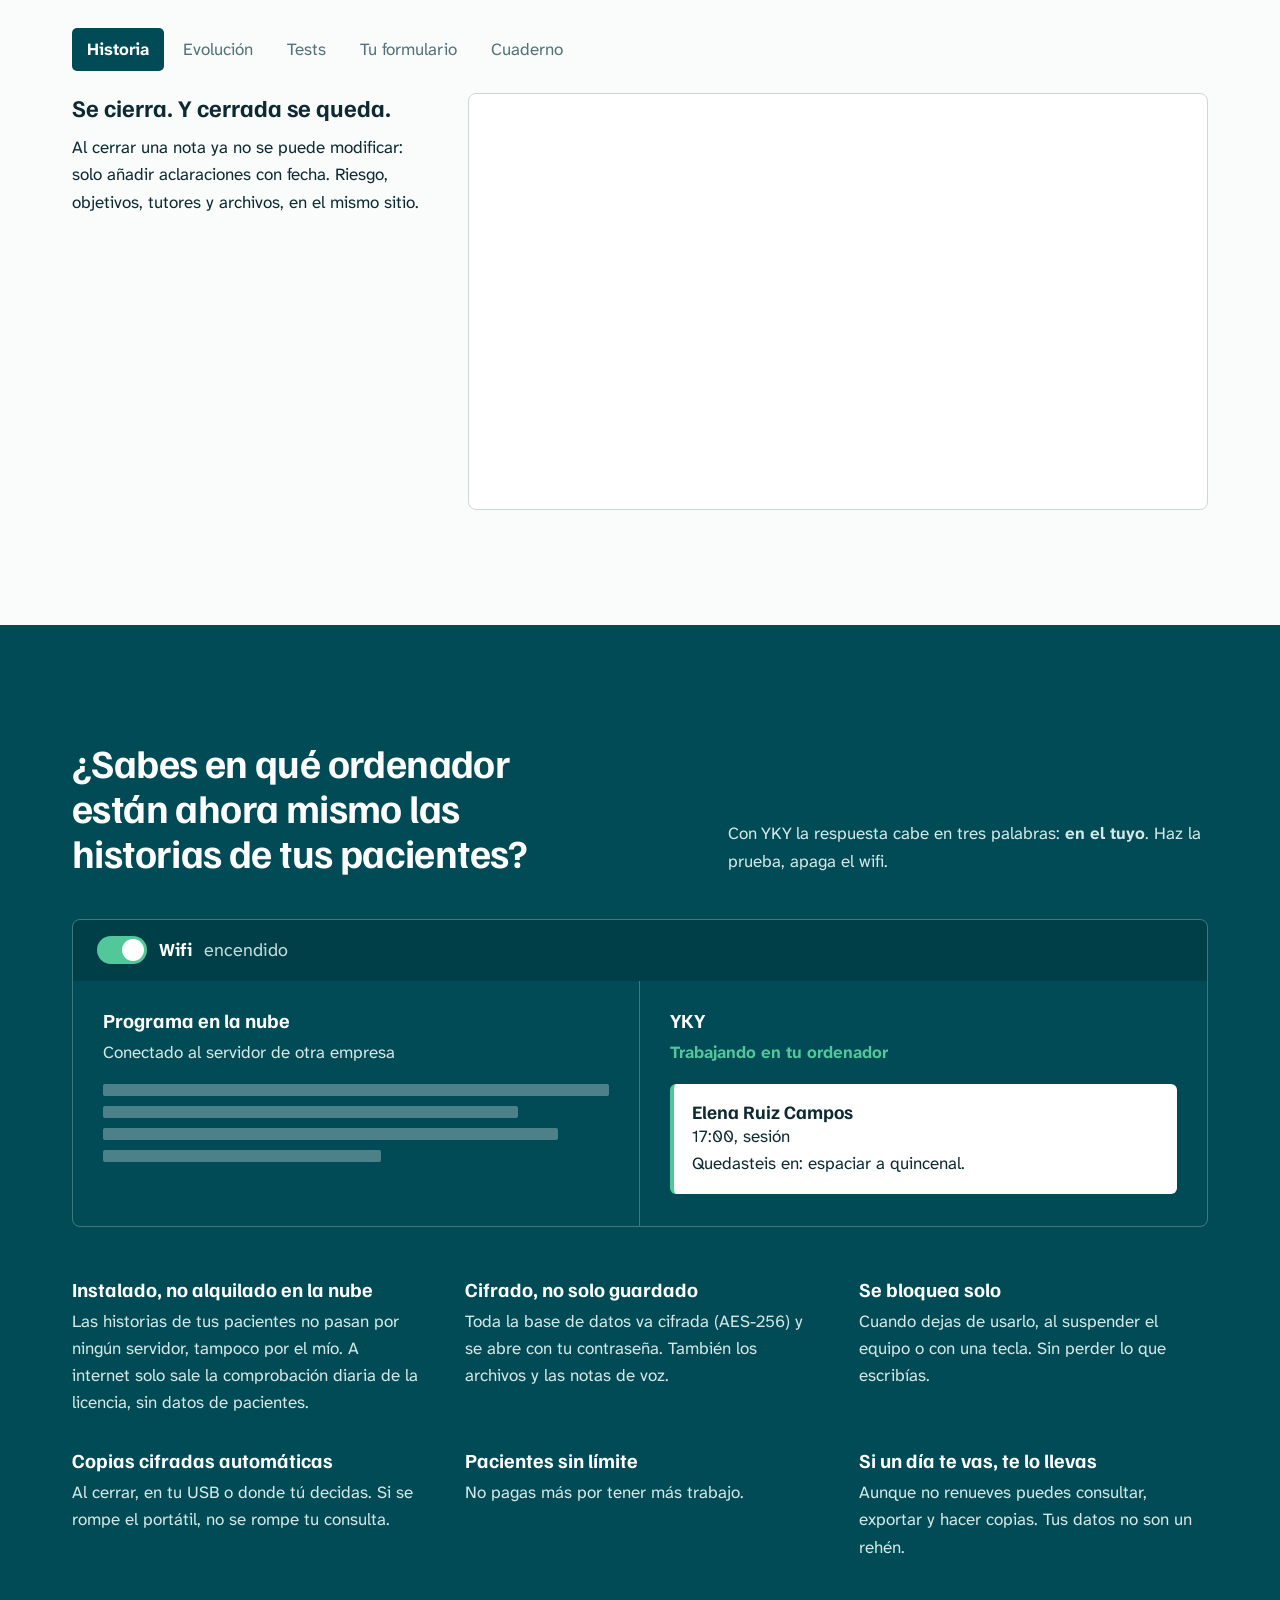
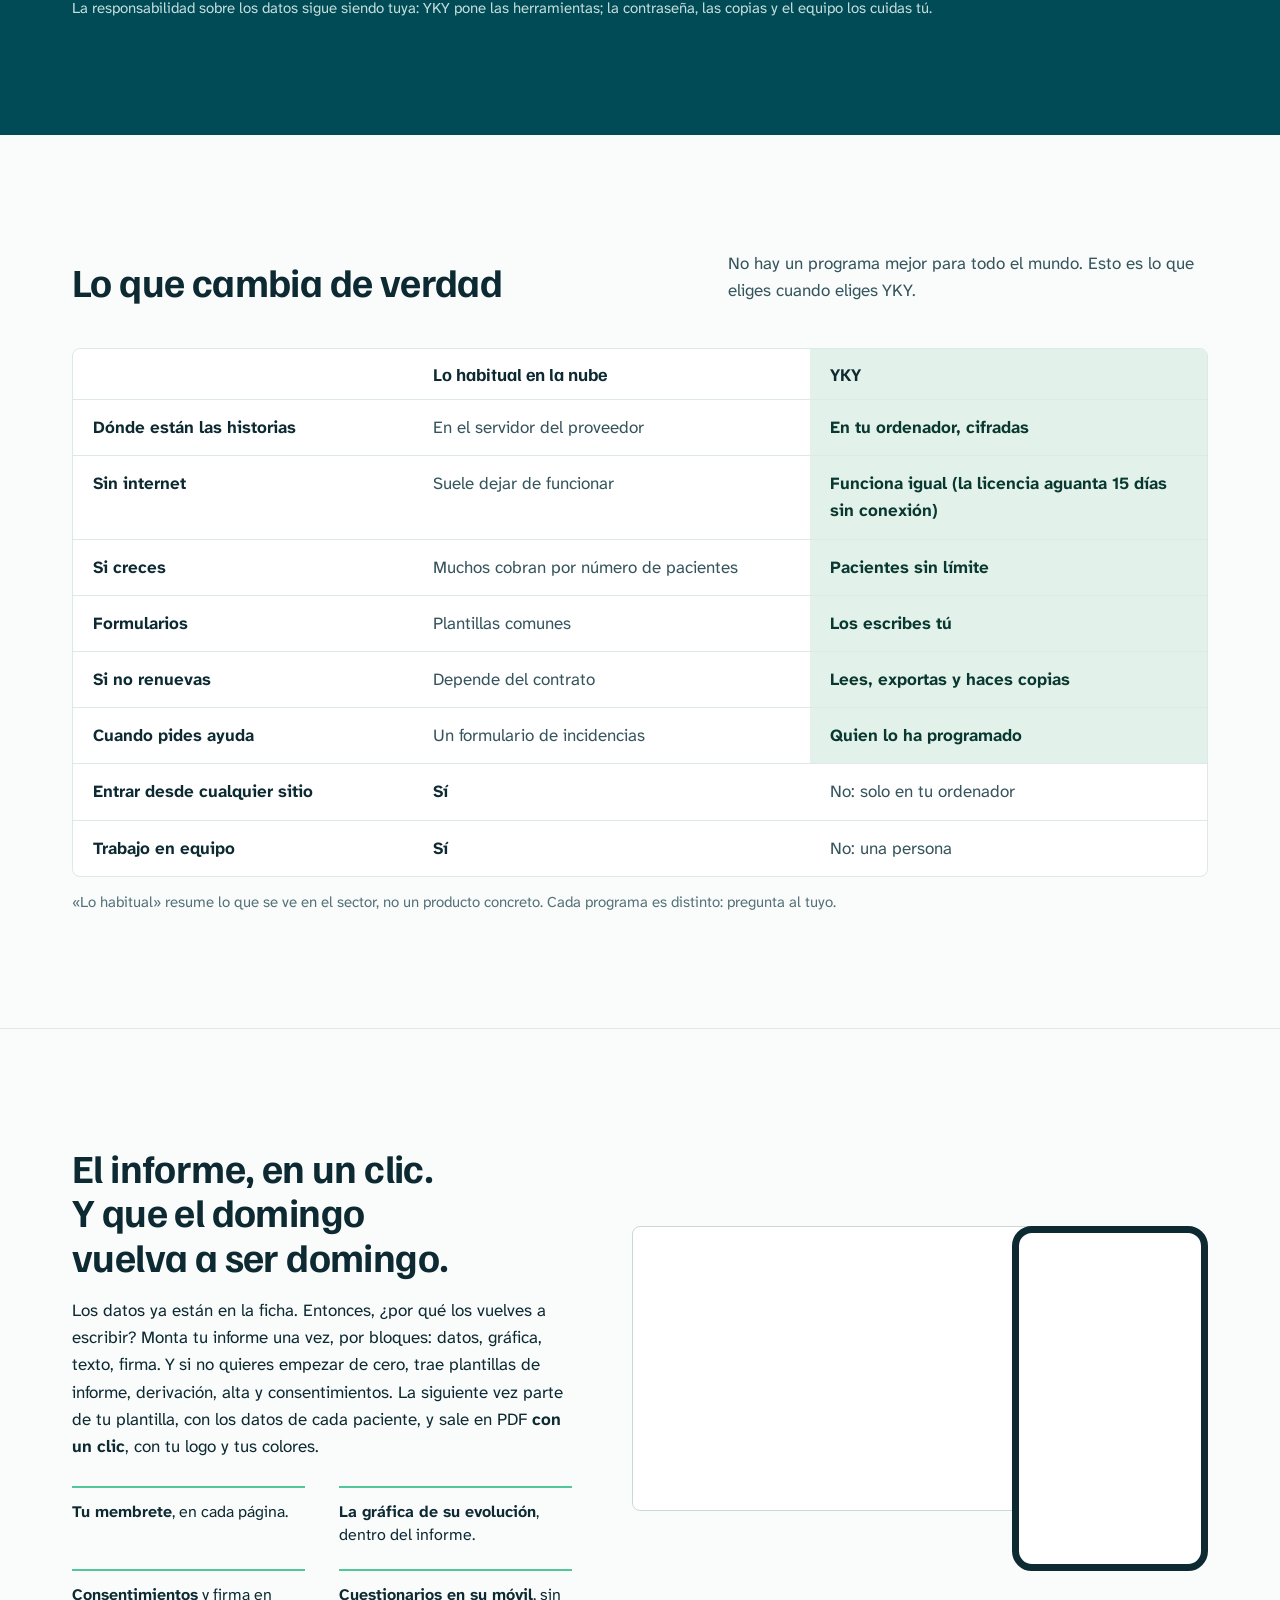
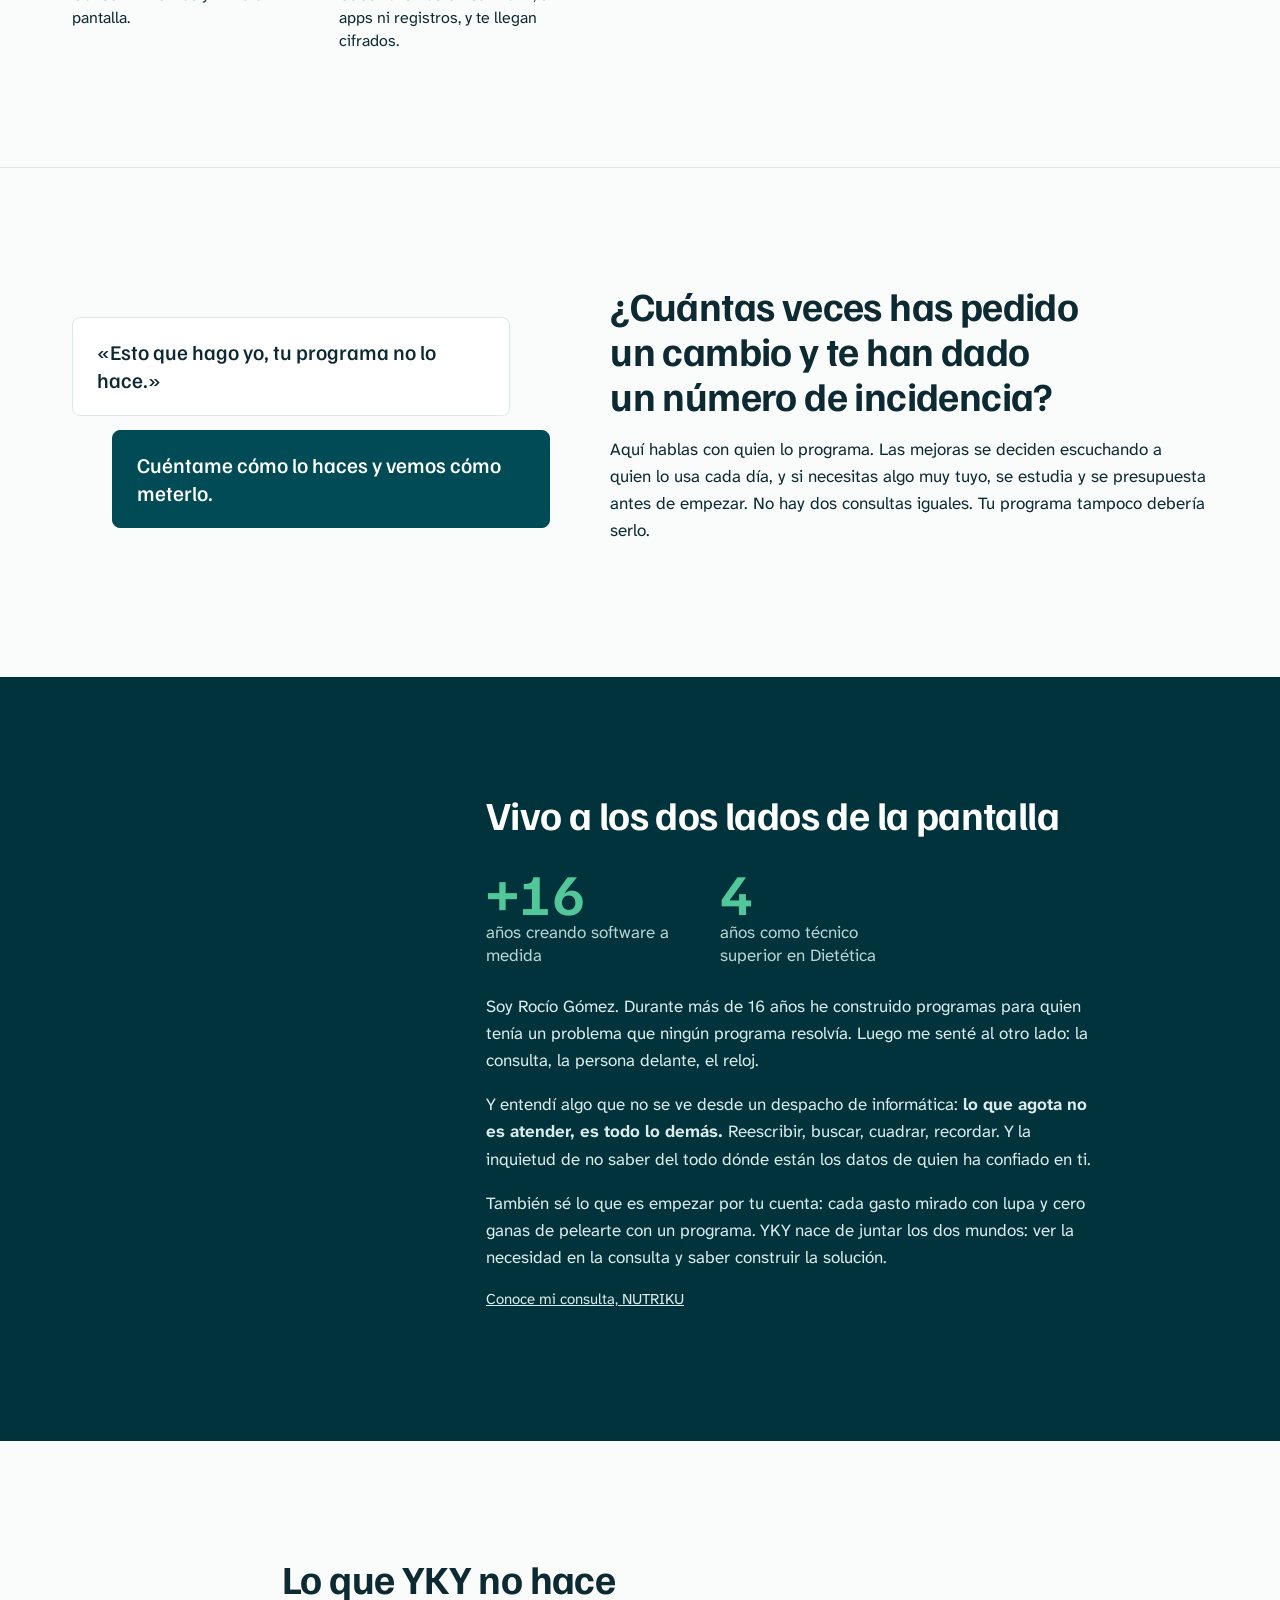
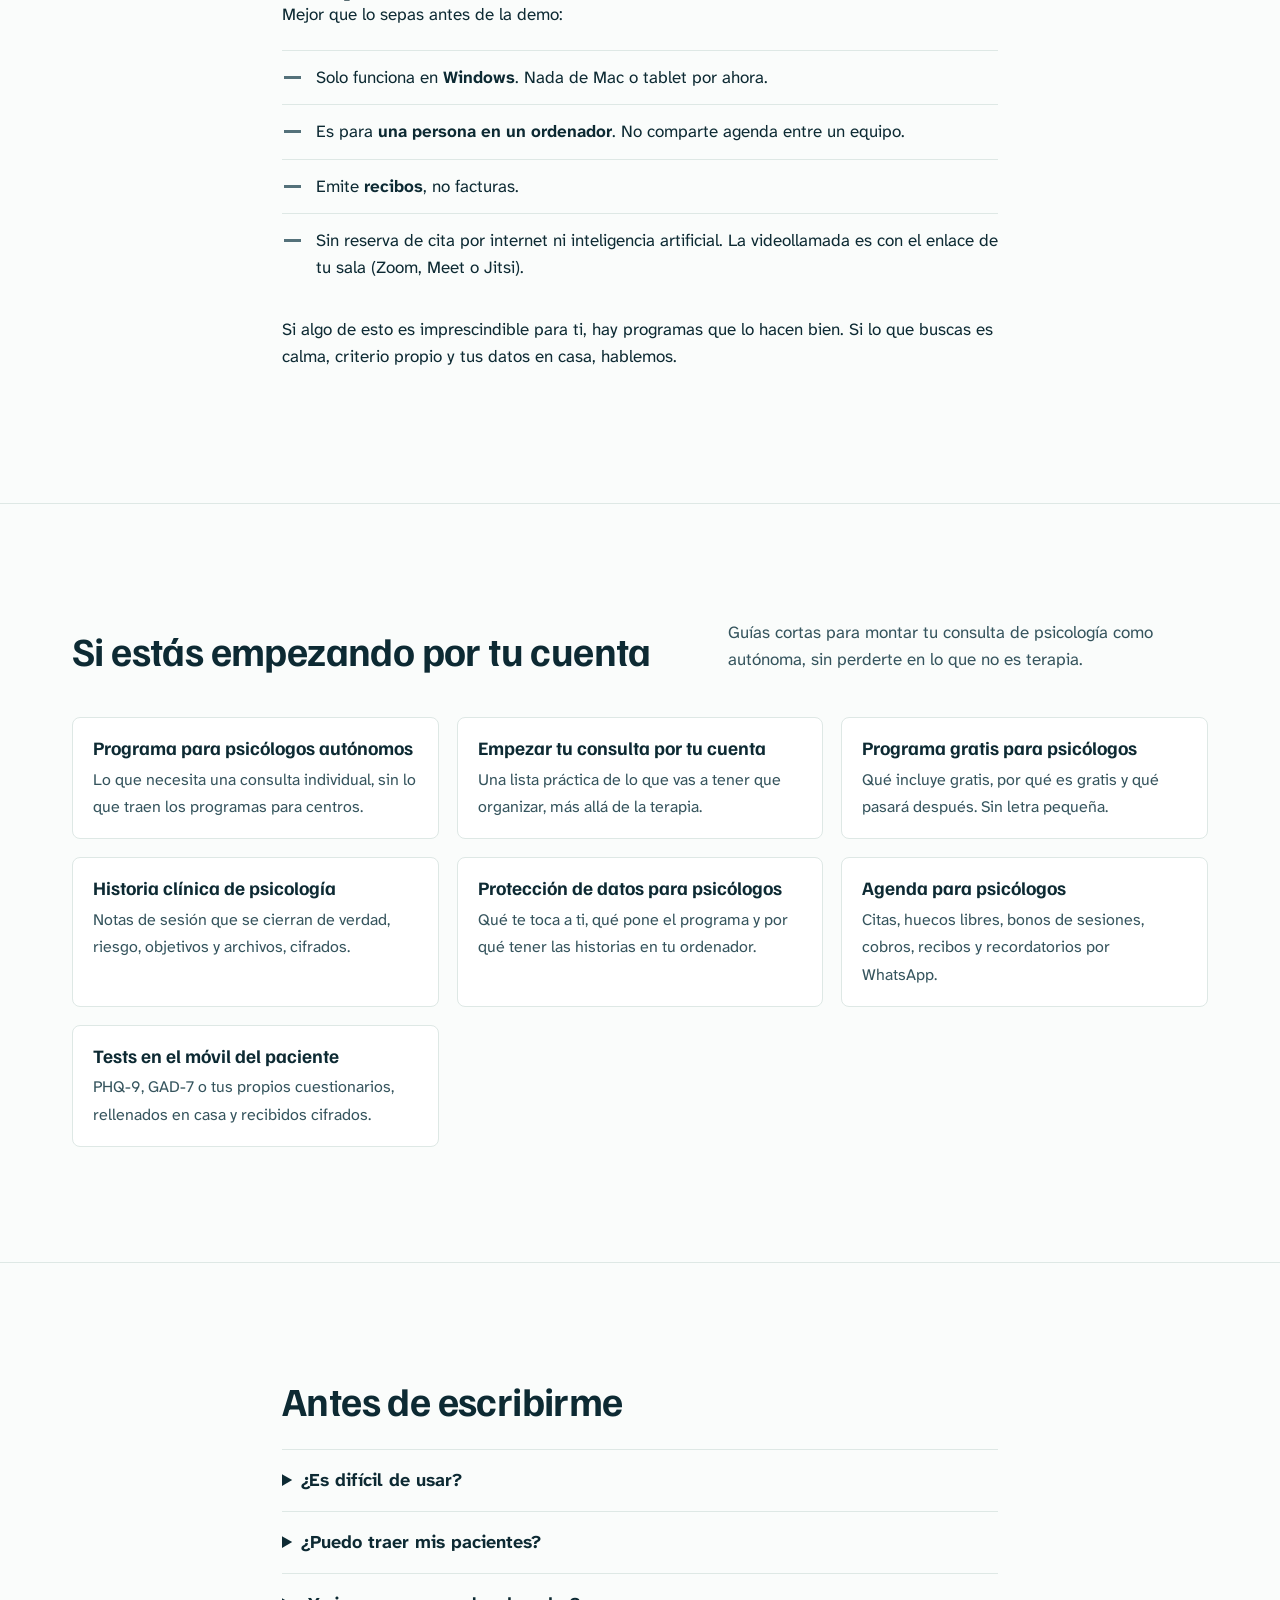
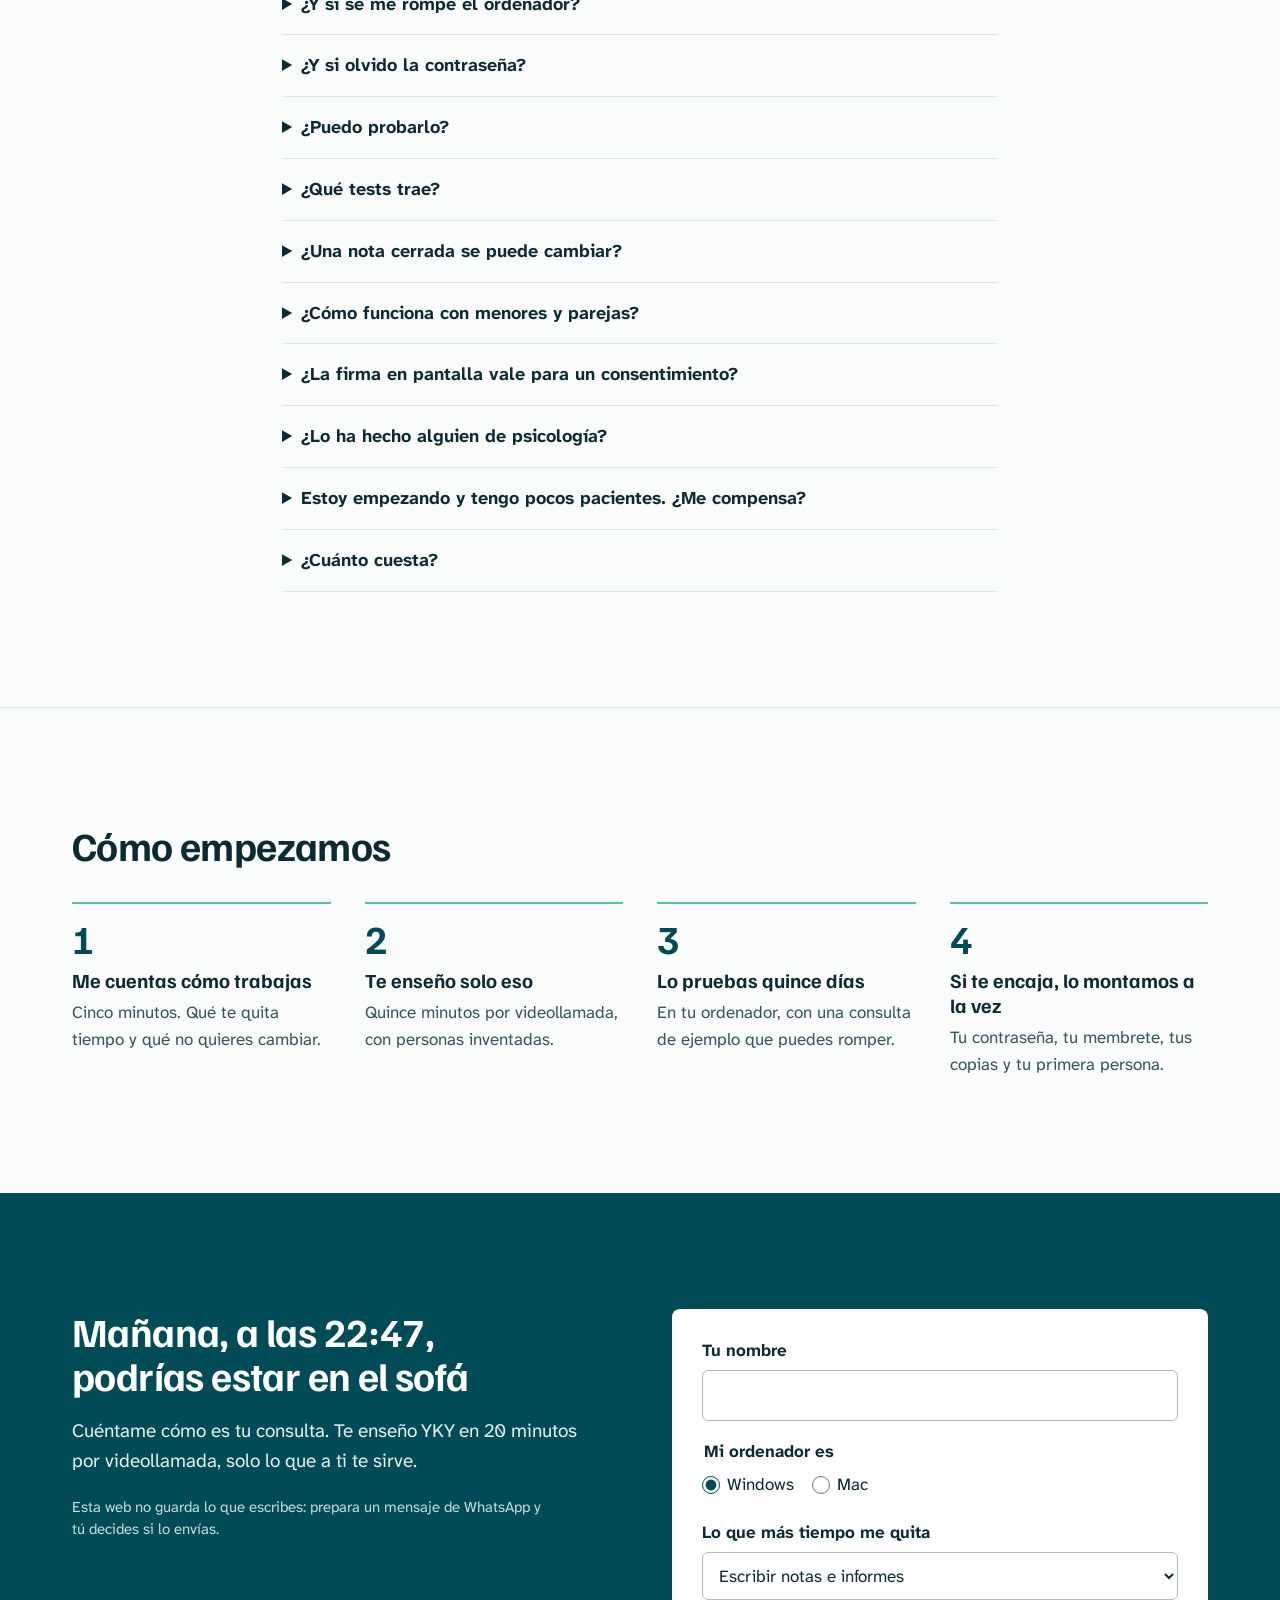
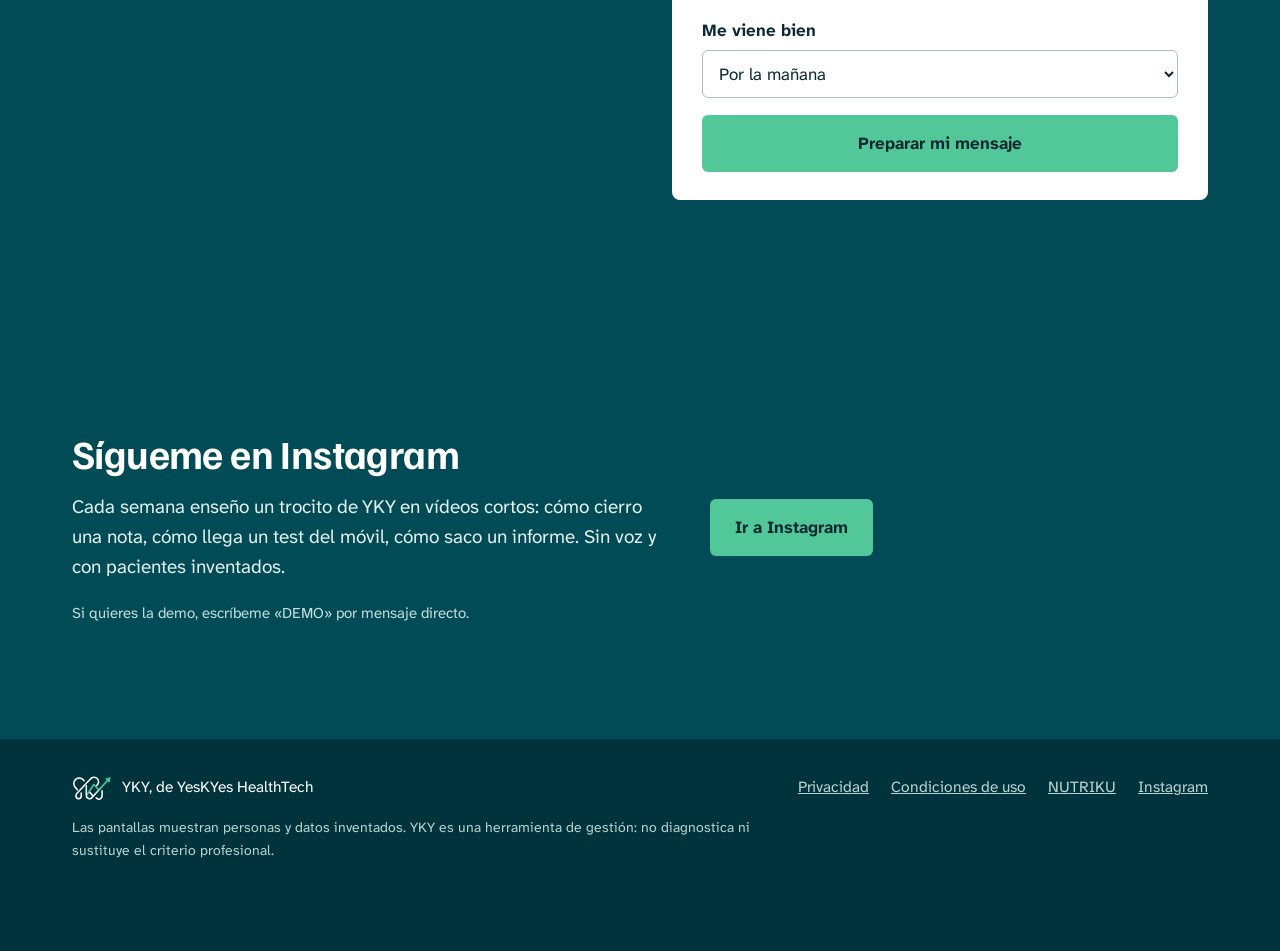
<file: psicologia.html>
<!doctype html>
<html lang="es">
<head>
<meta charset="utf-8">
<meta name="viewport" content="width=device-width, initial-scale=1">
<title>YKY para psicología</title>
<meta name="robots" content="noindex">
<link rel="canonical" href="./">
<meta http-equiv="refresh" content="0; url=./">
</head>
<body><p><a href="./">Ir a YKY</a></p></body>
</html>
</file>
<file: estilo.css>
/* Web de YKY. Sin dependencias ni peticiones externas. La página va de la noche (22:47) al día. */
@font-face { font-family: Familjen; src: url(fonts/familjen.woff2) format('woff2'); font-weight: 400 700; font-display: swap; }
@font-face { font-family: Atkinson; src: url(fonts/atkinson.woff2) format('woff2'); font-weight: 200 800; font-display: swap; }
:root { --noche: #00333c; --teal: #004b56; --menta: #52c79a; --tinta: #0d2a33; --papel: #fafcfb; --claro: #f2f7f5; --linea: #dee8e5; --salvia: #e2f1e9; --gris: #54717a; --niebla: #b9d3d2; }
* { box-sizing: border-box; }
html { scroll-behavior: smooth; scroll-padding-top: 76px; }
body { margin: 0; background: var(--papel); color: var(--tinta); font: 400 17px/1.6 Atkinson, 'Segoe UI', system-ui, sans-serif; -webkit-font-smoothing: antialiased; }
h1, h2, h3 { font-family: Familjen, 'Segoe UI', sans-serif; font-weight: 700; line-height: 1.12; letter-spacing: -.015em; text-wrap: balance; margin: 0; }
h1 { font-size: clamp(33px, 4.3vw, 54px); }
h2 { font-size: clamp(27px, 3.2vw, 40px); }
h3 { font-size: 20px; letter-spacing: 0; }
p { margin: 0 0 1em; }
a { color: inherit; }
img { display: block; max-width: 100%; height: auto; }
button, input, select { font: inherit; color: inherit; }
:focus-visible { outline: 3px solid var(--menta); outline-offset: 3px; border-radius: 4px; }
[hidden] { display: none !important; }
.ancho { max-width: 1180px; margin: 0 auto; padding: 0 max(22px, env(safe-area-inset-left)); }
.estrecho { max-width: 760px; }
.salta { position: absolute; left: -999px; } .salta:focus { left: 12px; top: 12px; z-index: 99; background: #fff; padding: 10px; }
section { padding: clamp(68px, 9vw, 116px) 0; }
.nota { font-size: 15px; line-height: 1.5; }

.boton { display: inline-block; border: 1.5px solid transparent; border-radius: 6px; padding: 10px 18px; font-weight: 700; text-decoration: none; cursor: pointer; background: none; transition: background .18s, border-color .18s, color .18s; }
.boton.grande { padding: 14px 24px; }
.menta { background: var(--menta); color: #00272d; } .menta:hover { background: #74d6b1; }
.oscuro { background: var(--teal); color: #fff; } .oscuro:hover { background: var(--noche); } .oscuro:disabled { background: #a9bfc0; cursor: default; }
.boton.linea { border-color: rgba(255, 255, 255, .45); color: #fff; } .boton.linea:hover { border-color: #fff; background: rgba(255, 255, 255, .08); }

.barra { position: sticky; top: 0; z-index: 30; background: var(--noche); color: #fff; border-bottom: 1px solid rgba(255, 255, 255, .12); }
.barra .ancho { display: flex; align-items: center; gap: 26px; min-height: 64px; }
.marca { display: flex; align-items: center; gap: 10px; text-decoration: none; font: 700 20px Familjen, sans-serif; }
.barra nav { display: flex; gap: 22px; margin-left: auto; } .barra nav a { text-decoration: none; font-size: 16px; color: var(--niebla); } .barra nav a:hover { color: #fff; }
.barra .boton { padding: 8px 16px; font-size: 16px; }
.esp { display: flex; border: 1px solid rgba(255, 255, 255, .28); border-radius: 6px; padding: 2px; }
.esp button { border: 0; background: none; color: var(--niebla); padding: 5px 13px; border-radius: 4px; cursor: pointer; font-size: 15px; }
.esp button[aria-pressed=true] { background: #fff; color: var(--noche); font-weight: 700; }

/* Noche */
.noche { background: var(--noche); color: #fff; }
.noche h1, .noche h2, .sello h2 { color: #fff; }
.inicio { display: grid; grid-template-columns: minmax(0, 1fr) minmax(0, 1.12fr); gap: 56px; align-items: center; min-height: min(640px, calc(100vh - 220px)); }
#inicio { padding: 52px 0 64px; }
.hora { display: flex; align-items: baseline; gap: 14px; color: var(--niebla); margin-bottom: 22px; }
.hora time { font: 700 34px Familjen, sans-serif; color: var(--menta); font-variant-numeric: tabular-nums; }
.entrada { font-size: 20px; color: #dcebea; max-width: 34em; margin: 22px 0 28px; }
.acciones { display: flex; flex-wrap: wrap; gap: 12px; } .inicio .nota { color: var(--niebla); margin: 16px 0 0; }
.mesa-noche { position: relative; aspect-ratio: 1.14; }
.papel { position: absolute; width: 44%; padding: 13px 15px; border-radius: 5px; background: #fff; color: #31505a; font-size: 14.5px; line-height: 1.4; border: 1px solid rgba(0, 0, 0, .06); transition: transform .9s cubic-bezier(.6, 0, .2, 1), opacity .5s .35s; }
.papel b { display: block; color: var(--tinta); font-size: 14.5px; overflow-wrap: anywhere; } .papel i { color: #a33; font-style: normal; }
.p1 { left: 2%; top: 3%; transform: rotate(-4deg); } .p2 { right: 3%; top: 0; transform: rotate(3deg); background: #dff3e4; }
.p3 { left: 25%; top: 29%; transform: rotate(2deg); background: #dfeaf6; z-index: 2; } .p4 { right: 0; top: 43%; transform: rotate(-3deg); }
.p5 { left: 0; top: 58%; width: 34%; transform: rotate(-7deg); background: #fff3c4; } .p6 { left: 36%; top: 73%; transform: rotate(4deg); z-index: 2; }
.ventana { position: absolute; inset: auto -7% auto -2%; top: 50%; margin: 0; transform: translateY(-44%) scale(.94); opacity: 0; border-radius: 8px; overflow: hidden; border: 1px solid rgba(255, 255, 255, .22); transition: transform .8s .35s cubic-bezier(.2, .7, .2, 1), opacity .6s .35s; pointer-events: none; background: #fff; }
.ventana img { width: 100%; }
.ordenado .papel { transform: translate(var(--dx, 0), var(--dy, 0)) scale(.25) rotate(0); opacity: 0; }
.ordenado .p1 { --dx: 60%; --dy: 200%; } .ordenado .p2 { --dx: -60%; --dy: 200%; } .ordenado .p4 { --dx: -70%; } .ordenado .p5 { --dx: 90%; --dy: -40%; } .ordenado .p6 { --dy: -140%; }
.ordenado .ventana { opacity: 1; transform: translateY(-50%); }

.dos { padding-top: 20px; }
.hilo { list-style: none; margin: 46px 0 0; padding: 0; position: relative; }
.hilo::before { content: ''; position: absolute; left: 116px; top: 12px; bottom: 12px; width: 2px; background: var(--menta); opacity: .55; }
.hilo li { display: grid; grid-template-columns: 96px minmax(0, 1.15fr) minmax(0, 1fr); gap: 0 44px; padding: 0 0 46px; position: relative; align-items: start; }
.hilo li:last-child { padding-bottom: 0; }
.hilo li::before { content: ''; position: absolute; left: 110px; top: 11px; width: 14px; height: 14px; border-radius: 50%; background: var(--noche); border: 3px solid var(--menta); }
.hilo time { font: 500 17px/1.5 Atkinson, sans-serif; color: var(--niebla); text-align: right; }
.hilo .dolor { font: 500 clamp(21px, 2.1vw, 27px)/1.28 Familjen, sans-serif; text-wrap: balance; padding-left: 10px; margin: 0; }
.hilo .alivio { margin: 4px 0 0; color: #cfe4e2; } .hilo .alivio b { color: var(--menta); }

/* Día */
.dia { background: var(--papel); } .borde { border-top: 1px solid var(--linea); }
.cab { display: grid; grid-template-columns: minmax(0, 1.25fr) minmax(0, 1fr); gap: 20px 56px; align-items: end; margin-bottom: 44px; } .cab p { margin: 0; color: #35545d; }
.rotulo { font-weight: 700; font-size: 15px; margin: 0 0 10px; color: var(--gris); }
.taller { display: grid; grid-template-columns: minmax(0, 1.15fr) 310px minmax(0, 1fr); gap: 34px; align-items: start; }
.campo { display: grid; grid-template-columns: minmax(0, 1fr) auto; gap: 0 8px; align-items: center; border: 1px solid var(--linea); background: #fff; border-radius: 6px; padding: 9px 10px 9px 14px; margin-bottom: 8px; }
.campo span { font-size: 14px; line-height: 1.3; color: var(--gris); grid-column: 1; } .campo input { grid-column: 1; min-width: 0; width: 100%; border: 0; background: none; font-weight: 700; padding: 5px 2px; border-bottom: 1px dashed #b9cdca; border-radius: 0; } .campo input:focus { outline: 0; border-bottom: 2px solid var(--teal); }
.campo button { grid-column: 2; grid-row: 1 / 3; border: 0; background: none; cursor: pointer; color: var(--gris); padding: 8px; line-height: 1; border-radius: 4px; } .campo button:hover { background: var(--salvia); color: var(--teal); }
.anadir { display: flex; flex-wrap: wrap; gap: 6px; align-items: center; margin-top: 12px; font-size: 15px; } .anadir button { border: 1px solid #bccbc8; background: #fff; border-radius: 5px; padding: 6px 12px; cursor: pointer; } .anadir button:hover { border-color: var(--teal); background: var(--salvia); }
.movil { border: 9px solid var(--tinta); border-radius: 30px; background: #fff; overflow: hidden; } .movil-in { height: 520px; overflow: auto; }
.movil-cab { background: var(--teal); color: #fff; margin: 0; padding: 18px 18px 14px; font-weight: 700; } .movil form { padding: 16px 18px; }
.movil .preg { margin: 0 0 18px; } .movil .preg > b { display: block; font-size: 15.5px; line-height: 1.35; margin-bottom: 8px; overflow-wrap: anywhere; } .movil input[type=text] { width: 100%; border: 1px solid #bccbc8; border-radius: 6px; padding: 9px 10px; }
.esc { display: grid; grid-template-columns: repeat(5, 1fr); gap: 6px; } .esc.dosc { grid-template-columns: 1fr 1fr; } .esc.una { grid-template-columns: 1fr; }
.esc button { border: 1px solid #bccbc8; background: #fff; border-radius: 6px; padding: 9px 4px; cursor: pointer; font-size: 15px; } .esc button[aria-pressed=true] { background: var(--teal); border-color: var(--teal); color: #fff; font-weight: 700; }
.movil .boton { width: 100%; }
.codigo pre { margin: 0 0 22px; background: var(--noche); color: #8fd9bb; border-radius: 6px; padding: 14px 16px; font: 13px/1.5 Consolas, ui-monospace, monospace; white-space: pre-wrap; overflow-wrap: anywhere; min-height: 124px; max-height: 168px; overflow: hidden; }
.abierto { border: 1px solid var(--linea); background: #fff; border-radius: 6px; padding: 14px 16px; min-height: 76px; margin-bottom: 16px; } .abierto dl { margin: 0; } .abierto dt { font-size: 14.5px; color: var(--gris); overflow-wrap: anywhere; } .abierto dd { margin: 0 0 8px; font-weight: 700; overflow-wrap: anywhere; }
.dia .nota { color: var(--gris); }
.hechos { list-style: none; padding: 0; margin: 44px 0 0; display: grid; grid-template-columns: repeat(4, minmax(0, 1fr)); gap: 22px 34px; } .hechos li { border-top: 2px solid var(--menta); padding-top: 12px; font-size: 16px; line-height: 1.45; } .hechos.una { grid-template-columns: 1fr 1fr; margin-top: 26px; }

.mesa { display: grid; grid-template-columns: minmax(0, 1.5fr) minmax(0, 1fr); gap: 0; border: 1px solid var(--linea); border-radius: 8px; background: #fff; overflow: hidden; }
.mesa-izq { padding: 28px 30px; } .mesa-der { padding: 28px 30px; background: var(--claro); border-left: 1px solid var(--linea); } .mesa h3 { font-size: 23px; margin: 18px 0 20px; }
.platos, .tabs { display: flex; flex-wrap: wrap; gap: 4px; } .platos button, .tabs button { border: 1px solid transparent; background: none; border-radius: 5px; padding: 7px 14px; cursor: pointer; color: var(--gris); } .platos button[aria-selected=true], .tabs button[aria-selected=true] { background: var(--teal); color: #fff; font-weight: 700; } .platos button:hover, .tabs button:hover { border-color: var(--linea); }
.com { display: grid; grid-template-columns: 28px minmax(120px, .9fr) minmax(0, 1.4fr) 64px; gap: 14px; align-items: center; padding: 11px 0; border-top: 1px solid var(--linea); cursor: pointer; } .com input { width: 20px; height: 20px; accent-color: var(--teal); margin: 0; }
.com .q b { display: block; line-height: 1.25; } .com .q span { font-size: 14.5px; color: var(--gris); line-height: 1.35; display: block; } .com .barr { height: 12px; background: var(--claro); border-radius: 2px; overflow: hidden; } .com .barr i { display: block; height: 100%; background: var(--teal); width: 0; transition: width .45s; } .com .g { font-weight: 700; text-align: right; font-variant-numeric: tabular-nums; white-space: nowrap; }
.com .cambio { grid-column: 2 / -1; font-size: 15px; color: #0b5a45; margin: -6px 0 0; } .com:not(.on) .q, .com:not(.on) .g, .com:not(.on) .cambio { opacity: .45; }
.total { font: 700 38px/1 Familjen, sans-serif; margin: 0 0 18px; font-variant-numeric: tabular-nums; } .total small { font: 400 16px Atkinson, sans-serif; color: var(--gris); }
.compra { list-style: none; margin: 0 0 20px; padding: 0; } .compra li { display: flex; justify-content: space-between; gap: 16px; padding: 8px 0; border-top: 1px solid var(--linea); } .compra b { font-variant-numeric: tabular-nums; white-space: nowrap; }
.pestanas { margin-top: 52px; } #psicologia .pestanas { margin-top: 0; } .tab-cuerpo { display: grid; grid-template-columns: minmax(0, 1fr) minmax(0, 2.1fr); gap: 44px; align-items: start; margin-top: 22px; } .tab-cuerpo h3 { font-size: 24px; margin-bottom: 12px; line-height: 1.22; }
.marco { margin: 0; border: 1px solid #cbd9d6; border-radius: 8px; overflow: hidden; background: #fff; }

/* Datos */
.sello { background: var(--teal); color: #fff; } .sello .cab p { color: #d5e8e6; } .sello .nota { color: #c4dddb; margin-bottom: 0; }
.wifi { border: 1px solid rgba(255, 255, 255, .25); border-radius: 8px; overflow: hidden; } .wifi > button { width: 100%; border: 0; background: rgba(0, 0, 0, .16); color: #fff; padding: 16px 24px; display: flex; align-items: center; gap: 12px; cursor: pointer; text-align: left; font-size: 18px; } .wifi em { font-style: normal; color: #c4dddb; }
.pal { width: 50px; height: 28px; border-radius: 99px; background: var(--menta); position: relative; transition: background .2s; } .pal::after { content: ''; position: absolute; width: 22px; height: 22px; border-radius: 50%; background: #fff; top: 3px; left: 25px; transition: left .2s; } .wifi[data-on='0'] .pal { background: #7d9ba0; } .wifi[data-on='0'] .pal::after { left: 3px; }
.lados { display: grid; grid-template-columns: 1fr 1fr; } .lado { padding: 28px 30px 32px; min-height: 226px; } .lado h3 { color: #fff; margin-bottom: 8px; } .nube { border-right: 1px solid rgba(255, 255, 255, .25); transition: background .3s; } .estado { margin: 0 0 18px; color: #d5e8e6; } .estado.off { display: none; color: #ffd9a8; font-weight: 700; } [data-on='0'] .estado.on { display: none; } [data-on='0'] .estado.off { display: block; } [data-on='0'] .nube { background: rgba(0, 0, 0, .28); }
.renglones i { display: block; height: 12px; border-radius: 2px; background: rgba(255, 255, 255, .3); margin-bottom: 10px; transition: opacity .3s; } .renglones i:nth-child(2) { width: 82%; } .renglones i:nth-child(3) { width: 90%; } .renglones i:nth-child(4) { width: 55%; } [data-on='0'] .renglones i { opacity: .12; }
.ficha { background: #fff; color: var(--tinta); border-radius: 6px; padding: 16px 18px; border-left: 4px solid var(--menta); } .ficha b { display: block; font: 700 19px Familjen, sans-serif; } .ficha span { display: block; } .siempre { color: var(--menta); font-weight: 700; }
.garantias { display: grid; grid-template-columns: repeat(3, minmax(0, 1fr)); gap: 32px 44px; margin: 50px 0 36px; } .garantias dt { font: 700 20px/1.25 Familjen, sans-serif; margin-bottom: 6px; } .garantias dd { margin: 0; color: #d5e8e6; }

.partido { display: grid; grid-template-columns: minmax(0, 1fr) minmax(0, 1.15fr); gap: 60px; align-items: center; } .partido h2 { margin-bottom: 18px; } .doble { position: relative; padding: 0 70px 60px 0; } .telefono { position: absolute; right: 0; bottom: 0; width: 34%; margin: 0; border: 7px solid var(--tinta); border-radius: 20px; overflow: hidden; background: #fff; }
.inverso { grid-template-columns: minmax(0, .8fr) minmax(0, 1fr); } .carta p { background: #fff; border: 1px solid var(--linea); border-radius: 8px; padding: 20px 24px; font: 500 21px/1.35 Familjen, sans-serif; margin: 0 40px 14px 0; } .carta .resp { background: var(--teal); border-color: var(--teal); color: #fff; margin: 0 0 0 40px; }
.quien { display: grid; grid-template-columns: 350px minmax(0, 1fr); gap: 64px; align-items: center; } .quien img { border-radius: 8px; width: 100%; } .quien p { max-width: 36em; color: #dcebea; } .cifras { display: flex; flex-wrap: wrap; gap: 14px 44px; margin: 26px 0 26px; } .cifras span { max-width: 190px; line-height: 1.35; color: var(--niebla); } .cifras b { display: block; font: 700 58px/1 Familjen, sans-serif; color: var(--menta); }
.noes { padding: 0; list-style: none; margin: 22px 0; } .noes li { padding: 13px 0 13px 34px; border-top: 1px solid var(--linea); position: relative; } .noes li::before { content: ''; position: absolute; left: 2px; top: 25px; width: 17px; height: 3px; background: var(--gris); }
details { border-top: 1px solid var(--linea); } details:last-child { border-bottom: 1px solid var(--linea); } summary { cursor: pointer; padding: 16px 0; font-weight: 700; font-size: 18px; } details p { max-width: 60ch; } #preguntas h2 { margin-bottom: 26px; }
.demo { display: grid; grid-template-columns: minmax(0, 1fr) minmax(0, 1fr); gap: 64px; align-items: start; } .demo > div p { max-width: 32em; margin-top: 18px; font-size: 19px; color: #e3f0ee; } .demo > div .nota { font-size: 15px; color: #c4dddb; }
form#formDemo { background: #fff; color: var(--tinta); border-radius: 8px; padding: 28px 30px; display: grid; gap: 17px; } #formDemo label:not(.op), legend { font-weight: 700; } #formDemo input:not([type=radio]), #formDemo select { width: 100%; margin-top: 6px; border: 1px solid #a9bfbb; border-radius: 6px; padding: 11px 12px; background: #fff; font-weight: 400; } fieldset { border: 0; margin: 0; padding: 0; min-width: 0; } .op { display: inline-flex; gap: 7px; align-items: center; margin: 6px 18px 0 0; } .op input { accent-color: var(--teal); width: 18px; height: 18px; margin: 0; } .aviso { margin: 0; background: #fff3d6; padding: 10px 14px; border-radius: 6px; } .error { margin: 0; color: #a11; font-weight: 700; }
footer { background: var(--noche); color: var(--niebla); padding: 36px 0 90px; font-size: 15.5px; } footer .ancho { display: grid; grid-template-columns: 1fr auto; gap: 16px 30px; align-items: center; } footer span { display: flex; align-items: center; gap: 10px; color: #fff; } footer nav { display: flex; flex-wrap: wrap; gap: 6px 22px; } footer small { grid-column: 1 / -1; font-size: 14px; max-width: 80ch; }
.fijo { display: none; }
.legal { padding-top: 60px; } .legal h1 { font-size: 36px; margin-bottom: 20px; } .legal h2 { font-size: 22px; margin: 30px 0 8px; } mark { background: #ffe7a3; padding: 0 4px; }

/* Vídeos */
#videos .cab p { color: #cfe4e2; }
.cine { margin: 0; border-radius: 10px; overflow: hidden; border: 1px solid rgba(255, 255, 255, .22); background: #00272d; } .cine video { display: block; width: 100%; aspect-ratio: 16 / 9; }
.cortos { display: grid; grid-template-columns: repeat(6, minmax(0, 1fr)); gap: 16px; margin: 26px 0 0; }
.corto { display: grid; gap: 9px; align-content: start; border: 0; padding: 0; background: none; text-align: left; color: #dcebea; cursor: pointer; font-size: 15px; line-height: 1.3; }
.corto span { position: relative; display: block; border-radius: 10px; overflow: hidden; aspect-ratio: 9 / 16; background: #00272d; } .corto img, .corto video { width: 100%; height: 100%; object-fit: cover; display: block; }
.corto span::after { content: ''; position: absolute; left: 12px; bottom: 12px; width: 40px; height: 40px; border-radius: 50%; background: var(--menta) url("data:image/svg+xml,%3Csvg xmlns='http://www.w3.org/2000/svg' viewBox='0 0 24 24'%3E%3Cpath d='M9 6.5v11l8.5-5.5z' fill='%2300272d'/%3E%3C/svg%3E") center / 26px no-repeat; } .corto.viendo span::after { display: none; } .corto:hover b { color: #fff; } .corto b { font-weight: 500; }
.pide { display: flex; flex-wrap: wrap; gap: 14px 22px; align-items: center; margin: 38px 0 0; } .pide span { font: 700 24px Familjen, sans-serif; }

/* Comparación y pasos */
.tabla { overflow-x: auto; border: 1px solid var(--linea); border-radius: 8px; background: #fff; } .tabla table { width: 100%; border-collapse: collapse; min-width: 620px; } .tabla th, .tabla td { text-align: left; padding: 14px 20px; border-top: 1px solid var(--linea); vertical-align: top; } .tabla thead th, .tabla thead td { border-top: 0; font: 700 18px Familjen, sans-serif; } .tabla tbody th { font-weight: 700; width: 30%; } .tabla tbody td { color: #35545d; width: 35%; } .tabla .si { background: var(--salvia); color: var(--tinta); } .tabla tbody td.si { font-weight: 700; color: #08382f; } .tabla .gana { font-weight: 700; color: var(--tinta); } #diferencias .nota { margin: 14px 0 0; }
.pasos { list-style: none; counter-reset: p; margin: 34px 0 0; padding: 0; display: grid; grid-template-columns: repeat(4, minmax(0, 1fr)); gap: 26px 34px; } .pasos li { counter-increment: p; border-top: 2px solid var(--menta); padding-top: 14px; } .pasos li::before { content: counter(p); font: 700 40px/1 Familjen, sans-serif; color: var(--teal); display: block; margin-bottom: 10px; } .pasos b { display: block; font: 700 20px/1.25 Familjen, sans-serif; margin-bottom: 6px; } .pasos span { color: #35545d; }

@media (max-width: 1000px) {
  .barra nav { display: none; } .barra .boton { margin-left: auto; } .inicio, .partido, .quien, .demo, .tab-cuerpo, .mesa { grid-template-columns: minmax(0, 1fr); gap: 38px; } .mesa { gap: 0; } .mesa-der { border-left: 0; border-top: 1px solid var(--linea); } .cab { grid-template-columns: minmax(0, 1fr); } .taller { grid-template-columns: minmax(0, 1fr) 300px; } .codigo { grid-column: 1 / -1; } .garantias, .hechos { grid-template-columns: 1fr 1fr; } .quien img { max-width: 330px; } .mesa-noche { max-width: 620px; width: 100%; } .ventana { right: 0; } .tab-cuerpo { gap: 22px; }
}
@media (max-width: 1000px) { .cortos { grid-template-columns: repeat(6, 190px); overflow-x: auto; scroll-snap-type: x mandatory; margin-right: -22px; padding-right: 22px; } .corto { scroll-snap-align: start; } .pasos { grid-template-columns: 1fr 1fr; } }
@media (max-width: 640px) {
  .pasos { grid-template-columns: minmax(0, 1fr); } .cine { margin: 0 -22px; border-radius: 0; border-width: 1px 0; } .tabla th, .tabla td { padding: 12px 14px; }
  body { font-size: 16.5px; } .barra .boton { display: none; } .barra .ancho { gap: 14px; justify-content: space-between; min-height: 58px; } .esp button { padding: 5px 10px; } #inicio { padding: 34px 0 44px; } .hora { flex-direction: column; gap: 2px; } .entrada { font-size: 18px; } .papel { font-size: 12.5px; padding: 9px 11px; width: 48%; } .papel b { font-size: 12.5px; } .mesa-noche { aspect-ratio: .98; }
  .hilo::before { left: 6px; } .hilo li { grid-template-columns: minmax(0, 1fr); padding-left: 32px; } .hilo li::before { left: 0; top: 6px; } .hilo time { text-align: left; } .hilo .dolor { padding: 0; } .hilo .alivio { margin-top: 10px; }
  .taller, .garantias, .hechos, .hechos.una, .lados { grid-template-columns: minmax(0, 1fr); } .movil { max-width: 320px; margin: 0 auto; width: 100%; } .mesa-izq, .mesa-der, .lado { padding: 22px 20px; } .nube { border-right: 0; border-bottom: 1px solid rgba(255, 255, 255, .25); } .com { grid-template-columns: 24px minmax(0, 1fr) 62px; } .com .barr { grid-column: 2 / -1; grid-row: 2; } .com .cambio { margin: 0; } .lado { min-height: 0; } .doble { padding-right: 40px; } .carta p { margin-right: 0; } .carta .resp { margin-left: 0; } form#formDemo { padding: 22px 20px; } footer .ancho { grid-template-columns: 1fr; }
  .fijo { display: block; position: fixed; left: 16px; right: 16px; bottom: max(14px, env(safe-area-inset-bottom)); text-align: center; z-index: 40; padding: 13px; transition: transform .25s; } .fijo.fuera { transform: translateY(90px); }
}
/* Páginas de guía (SEO) e Instagram */
.gratis { display: inline-block; background: var(--salvia); color: #08382f; border-radius: 999px; padding: 3px 12px; font-weight: 700; font-size: 15px; margin-right: 8px; }
.cabecera { padding: clamp(48px, 7vw, 84px) 0; } .cabecera h1 { max-width: 24ch; } .cabecera .nota { color: var(--niebla); margin: 18px 0 0; }
.migas { font-size: 15px; color: var(--niebla); margin: 0 0 18px; } .migas a { color: var(--niebla); } .migas a:hover { color: #fff; }
.guia .dia { padding: clamp(52px, 6vw, 80px) 0; }
.texto { max-width: 720px; } .texto h2 { margin-bottom: 18px; } .texto h3 { margin: 26px 0 8px; } .texto ul, .texto ol { padding-left: 1.25em; margin: 0 0 1em; } .texto li { margin-bottom: 8px; }
.partido .texto { max-width: none; }
.aparte { background: var(--claro); border-left: 3px solid var(--teal); padding: 16px 20px; border-radius: 0 8px 8px 0; margin: 22px 0; } .aparte p:last-child { margin: 0; }
.guias { list-style: none; padding: 0; margin: 30px 0 0; display: grid; grid-template-columns: repeat(3, minmax(0, 1fr)); gap: 18px; }
.guias a { display: block; height: 100%; border: 1px solid var(--linea); border-radius: 8px; padding: 18px 20px; text-decoration: none; background: #fff; transition: border-color .18s; } .guias a:hover { border-color: var(--teal); }
.guias b { display: block; font: 700 19px/1.25 Familjen, sans-serif; margin-bottom: 6px; } .guias span { color: #35545d; font-size: 16px; line-height: 1.45; }
.insta { display: grid; grid-template-columns: minmax(0, 1.2fr) minmax(0, 1fr); gap: 40px; align-items: center; } .insta p { color: #e3f0ee; font-size: 19px; max-width: 32em; } .insta .nota { font-size: 15px; color: #c4dddb; }
.insta .acciones { justify-content: flex-start; } .insta h2 { margin-bottom: 16px; }
.marco.estrecha { max-width: 300px; justify-self: center; border: 7px solid var(--tinta); border-radius: 20px; }
@media (max-width: 1000px) { .guias { grid-template-columns: 1fr 1fr; } .insta { grid-template-columns: minmax(0, 1fr); gap: 20px; } }
@media (max-width: 640px) { .guias { grid-template-columns: minmax(0, 1fr); } }

@media (prefers-reduced-motion: reduce) { *, *::before, *::after { transition: none !important; } html { scroll-behavior: auto; } }
</file>
